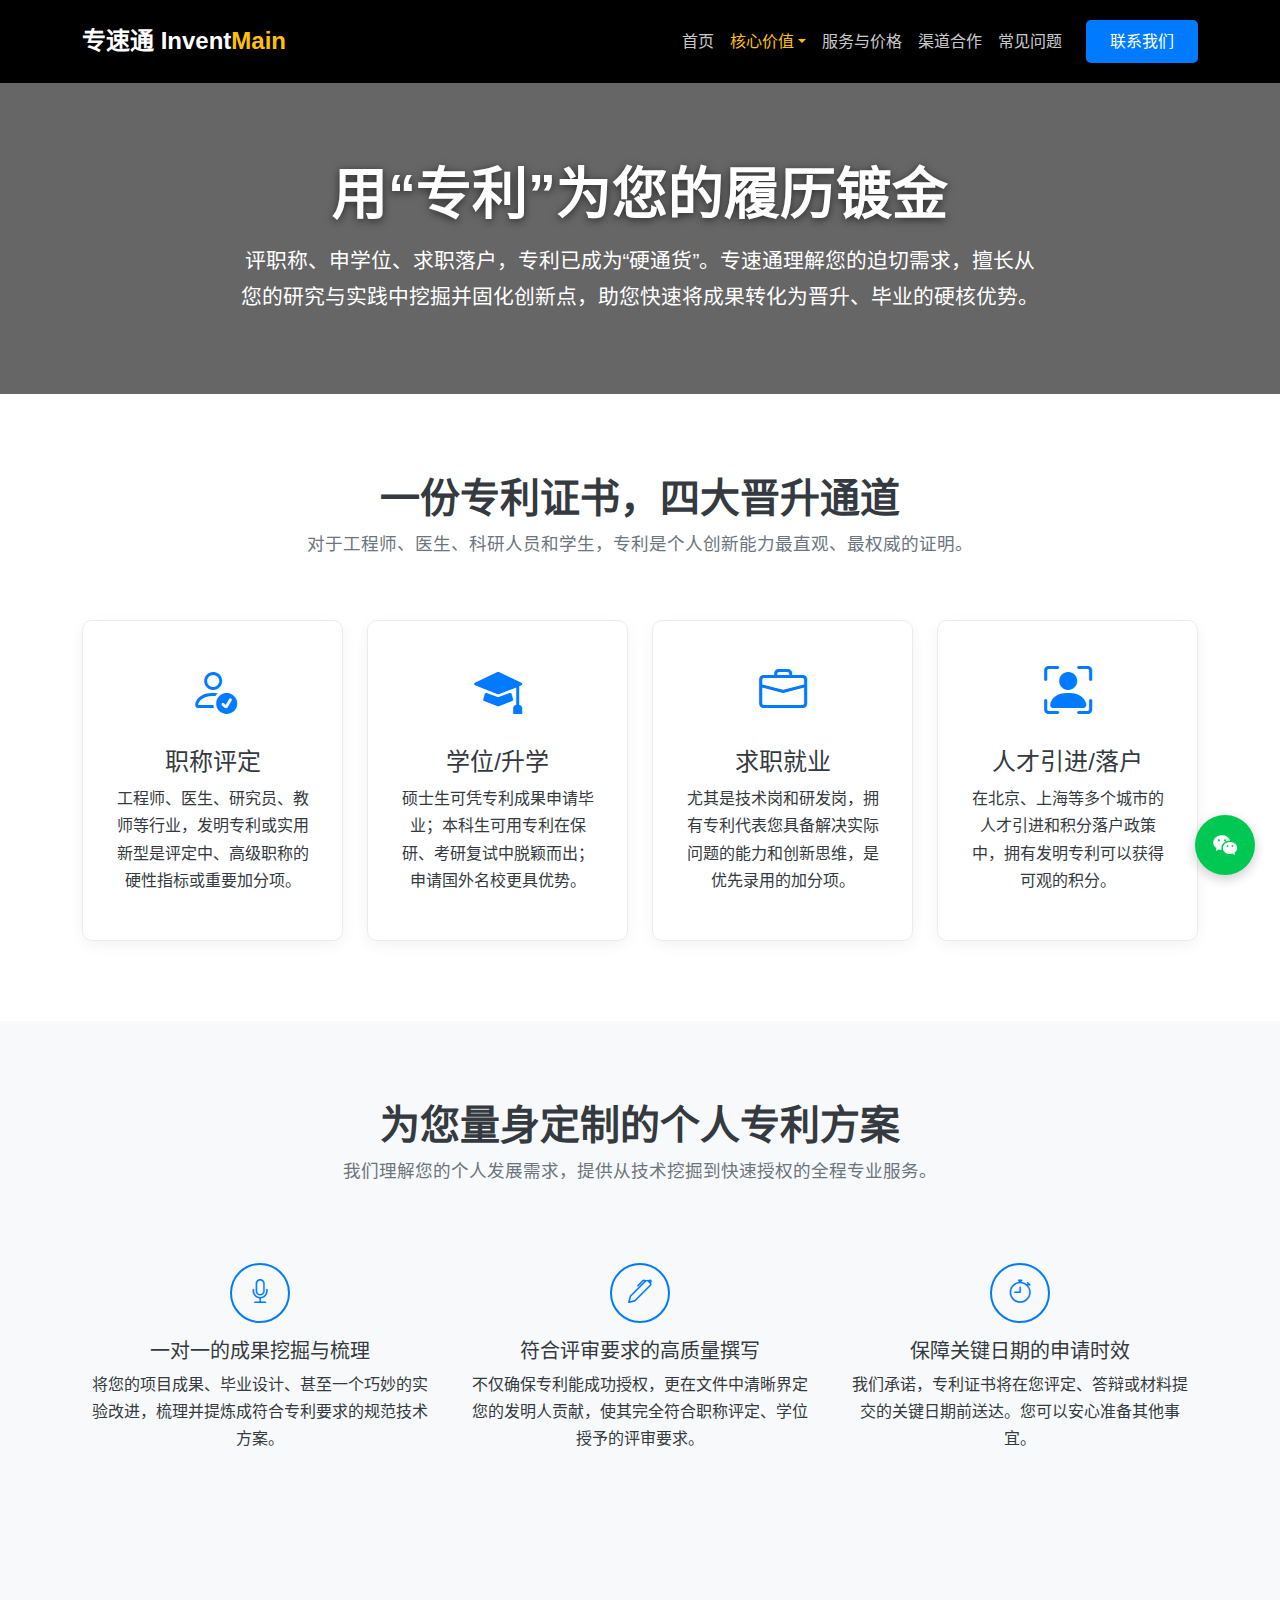
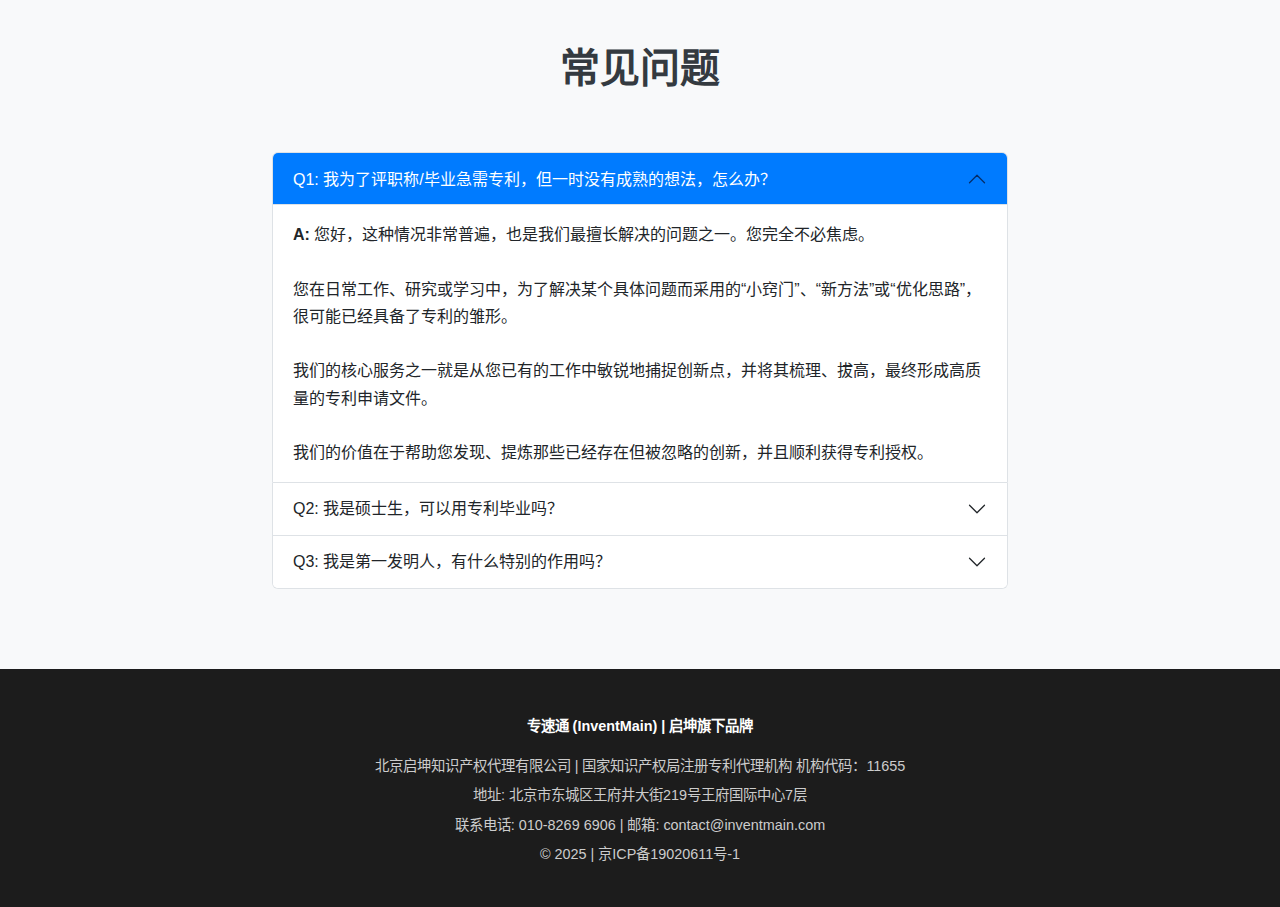
<file: academic-advancement.html>
<!DOCTYPE html>
<html lang="zh-CN">
<head>
    <meta charset="UTF-8">
    <meta name="viewport" content="width=device-width, initial-scale=1.0">
    <title>职称与学术晋升 - 专速通服务</title>
    <meta name="description" content="评职称、申学位、求职落户，专利已成为“硬通货”。专速通理解您的迫切需求，擅长从您的研究与实践中挖掘并固化创新点，助您快速将成果转化为硬核优势。">
    <meta name="keywords" content="职称评定, 硕士毕业, 专利加分, 人才引进, 积分落户, 专速通">
    <link href="https://cdn.jsdelivr.net/npm/bootstrap@5.3.3/dist/css/bootstrap.min.css" rel="stylesheet">
    <link rel="stylesheet" href="https://cdn.jsdelivr.net/npm/bootstrap-icons@1.11.3/font/bootstrap-icons.min.css">
    <style>
        :root { --primary-color: #007bff; --secondary-color: #ffc107; --dark-color: #212529; --light-color: #ffffff; --gray-color: #f8f9fa; --text-color: #343a40; }
        body { font-family: -apple-system, BlinkMacSystemFont, "Segoe UI", "Microsoft YaHei", Roboto, "Helvetica Neue", Arial, sans-serif; line-height: 1.7; color: var(--text-color); padding-top: 80px; }
        .navbar { background: #000; padding: 1rem 1.5rem; } .navbar-brand { color: var(--light-color) !important; font-size: 1.5rem; font-weight: bold; } .navbar-brand .logo-main { color: var(--secondary-color); } .navbar .nav-link { color: rgba(255,255,255,0.8); font-weight: 500; } .navbar .nav-link:hover, .navbar .nav-link.active { color: var(--secondary-color); } .nav-contact-btn { padding: 0.5rem 1.5rem !important; border-radius: 5px; background: var(--primary-color); color: var(--light-color) !important; font-weight: bold; margin-left: 1rem; } .nav-contact-btn:hover { background: #0056b3; }
        .page-header { background: linear-gradient(rgba(0, 0, 0, 0.6), rgba(0, 0, 0, 0.6)), url('https://images.unsplash.com/photo-1517048676732-d65bc937f952?w=1200&auto=format&fit=crop&q=60') center center; background-size: cover; color: var(--light-color); padding: 80px 0; text-align: center; }
        .page-header h1 { font-weight: 800; font-size: clamp(2.5rem, 5vw, 3.5rem); text-shadow: 0 2px 8px rgba(0,0,0,0.6); }
        .page-header .lead { font-size: clamp(1.1rem, 3vw, 1.3rem); max-width: 800px; margin: 1rem auto 0; }
        section { padding: 80px 0; }
        .section-title { text-align: center; margin-bottom: 60px; } .section-title h2 { font-size: 2.5rem; font-weight: 700; } .section-title p { font-size: 1.1rem; color: #6c757d; max-width: 700px; margin: 0 auto; }
        .benefit-card { background: var(--light-color); border: 1px solid #e9ecef; border-radius: 10px; padding: 30px; text-align: center; height: 100%; box-shadow: 0 4px 15px rgba(0,0,0,0.05); transition: transform 0.3s, box-shadow 0.3s; }
        .benefit-card:hover { transform: translateY(-10px); box-shadow: 0 8px 25px rgba(0,0,0,0.1); }
        .benefit-card .icon { font-size: 3rem; color: var(--primary-color); margin-bottom: 1rem; }
        .faq-section { background-color: var(--gray-color); } .accordion-button:not(.collapsed) { color: var(--light-color); background-color: var(--primary-color); }
        .floating-contact-btn { position: fixed; right: 25px; bottom: 25px; z-index: 1050; } .floating-contact-btn button { background: #00C853; border: none; border-radius: 50%; width: 60px; height: 60px; box-shadow: 0 4px 12px rgba(0,0,0,0.2); color: #fff; font-size: 24px; display: flex; align-items: center; justify-content: center; }
        footer { background-color: #1C1C1C; color: #ccc; padding: 40px 0; text-align: center; font-size: 0.9rem; } footer p, footer a { margin: 5px 0; color: #ccc; text-decoration: none; } footer a:hover { text-decoration: underline; } footer .footer-brand-tagline { font-weight: bold; color: #fff; margin-bottom: 15px; }
        .dropdown-menu { background-color: #000; } .dropdown-item { color: rgba(255,255,255,0.8); } .dropdown-item:hover { background-color: #343a40; color: var(--secondary-color); }
        @media (max-width: 991.98px) { .nav-contact-btn { margin-left: 0; margin-top: 1rem; text-align: center; display: block; } }
    </style>
</head>
<body>
    <header>
        <nav class="navbar navbar-expand-lg navbar-dark fixed-top">
            <div class="container">
                <a class="navbar-brand" href="index.html">专速通 Invent<span class="logo-main">Main</span></a>
                <button class="navbar-toggler" type="button" data-bs-toggle="collapse" data-bs-target="#navbarNav"><span class="navbar-toggler-icon"></span></button>
                <div class="collapse navbar-collapse" id="navbarNav">
                    <ul class="navbar-nav ms-auto align-items-center">
                        <li class="nav-item"><a class="nav-link" href="index.html">首页</a></li>
                        <li class="nav-item dropdown">
                            <a class="nav-link dropdown-toggle active" href="#" id="navbarDropdown" role="button" data-bs-toggle="dropdown" aria-expanded="false">核心价值</a>
                            <ul class="dropdown-menu" aria-labelledby="navbarDropdown">
                                <li><a class="dropdown-item" href="ip-capital.html">知识产权实缴</a></li>
                                <li><a class="dropdown-item" href="gov-subsidies.html">政府资质与补贴</a></li>
                                <li><a class="dropdown-item" href="academic-advancement.html">职称 & 学位申请</a></li>
                            </ul>
                        </li>
                        <li class="nav-item"><a class="nav-link" href="services.html">服务与价格</a></li>
                        <li class="nav-item"><a class="nav-link" href="partners.html">渠道合作</a></li>
                        <li class="nav-item"><a class="nav-link" href="faq.html">常见问题</a></li>
                        <li class="nav-item"><a class="nav-link nav-contact-btn" href="contact.html">联系我们</a></li>
                    </ul>
                </div>
            </div>
        </nav>
    </header>

<main>
    <section class="page-header">
        <div class="container">
            <h1>用“专利”为您的履历镀金</h1>
            <p class="lead">评职称、申学位、求职落户，专利已成为“硬通货”。专速通理解您的迫切需求，擅长从您的研究与实践中挖掘并固化创新点，助您快速将成果转化为晋升、毕业的硬核优势。</p>
        </div>
    </section>

    <section id="value-proposition">
        <div class="container">
            <div class="section-title">
                <h2>一份专利证书，四大晋升通道</h2>
                <p>对于工程师、医生、科研人员和学生，专利是个人创新能力最直观、最权威的证明。</p>
            </div>
            <div class="row g-4">
                <div class="col-lg-3 col-md-6 d-flex align-items-stretch"><div class="benefit-card"><div class="icon"><i class="bi bi-person-check"></i></div><h4>职称评定</h4><p>工程师、医生、研究员、教师等行业，发明专利或实用新型是评定中、高级职称的硬性指标或重要加分项。</p></div></div>
                <div class="col-lg-3 col-md-6 d-flex align-items-stretch"><div class="benefit-card"><div class="icon"><i class="bi bi-mortarboard-fill"></i></div><h4>学位/升学</h4><p>硕士生可凭专利成果申请毕业；本科生可用专利在保研、考研复试中脱颖而出；申请国外名校更具优势。</p></div></div>
                <div class="col-lg-3 col-md-6 d-flex align-items-stretch"><div class="benefit-card"><div class="icon"><i class="bi bi-briefcase"></i></div><h4>求职就业</h4><p>尤其是技术岗和研发岗，拥有专利代表您具备解决实际问题的能力和创新思维，是优先录用的加分项。</p></div></div>
                <div class="col-lg-3 col-md-6 d-flex align-items-stretch"><div class="benefit-card"><div class="icon"><i class="bi bi-person-bounding-box"></i></div><h4>人才引进/落户</h4><p>在北京、上海等多个城市的人才引进和积分落户政策中，拥有发明专利可以获得可观的积分。</p></div></div>
            </div>
        </div>
    </section>

    <section id="our-services" class="bg-light">
        <div class="container">
            <div class="section-title">
                <h2>为您量身定制的个人专利方案</h2>
                <p>我们理解您的个人发展需求，提供从技术挖掘到快速授权的全程专业服务。</p>
            </div>
            <div class="row">
                <div class="col-md-4 text-center p-3">
                    <div class="step-icon mb-3" style="font-size: 1.5rem; border-color: var(--primary-color); color: var(--primary-color); width: 60px; height: 60px; margin: auto; border: 2px solid; border-radius: 50%; display: flex; align-items: center; justify-content: center;"><i class="bi bi-mic"></i></div>
                    <h5>一对一的成果挖掘与梳理</h5><p>将您的项目成果、毕业设计、甚至一个巧妙的实验改进，梳理并提炼成符合专利要求的规范技术方案。</p>
                </div>
                <div class="col-md-4 text-center p-3">
                    <div class="step-icon mb-3" style="font-size: 1.5rem; border-color: var(--primary-color); color: var(--primary-color); width: 60px; height: 60px; margin: auto; border: 2px solid; border-radius: 50%; display: flex; align-items: center; justify-content: center;"><i class="bi bi-pen"></i></div>
                    <h5>符合评审要求的高质量撰写</h5><p>不仅确保专利能成功授权，更在文件中清晰界定您的发明人贡献，使其完全符合职称评定、学位授予的评审要求。</p>
                </div>
                <div class="col-md-4 text-center p-3">
                    <div class="step-icon mb-3" style="font-size: 1.5rem; border-color: var(--primary-color); color: var(--primary-color); width: 60px; height: 60px; margin: auto; border: 2px solid; border-radius: 50%; display: flex; align-items: center; justify-content: center;"><i class="bi bi-stopwatch"></i></div>
                    <h5>保障关键日期的申请时效</h5><p>我们承诺，专利证书将在您评定、答辩或材料提交的关键日期前送达。您可以安心准备其他事宜。</p>
                </div>
            </div>
        </div>
    </section>

    <section id="faq" class="faq-section">
        <div class="container">
            <div class="section-title"><h2>常见问题</h2></div>
            <div class="row justify-content-center"><div class="col-lg-8">
                <div class="accordion" id="faqAccordion">
                    <div class="accordion-item"><h2 class="accordion-header"><button class="accordion-button" type="button" data-bs-toggle="collapse" data-bs-target="#q1">Q1: 我为了评职称/毕业急需专利，但一时没有成熟的想法，怎么办？</button></h2><div id="q1" class="accordion-collapse collapse show" data-bs-parent="#faqAccordion"><div class="accordion-body">
                        <strong>A:</strong> 您好，这种情况非常普遍，也是我们最擅长解决的问题之一。您完全不必焦虑。<br><br>您在日常工作、研究或学习中，为了解决某个具体问题而采用的“小窍门”、“新方法”或“优化思路”，很可能已经具备了专利的雏形。<br><br>我们的核心服务之一就是从您已有的工作中敏锐地捕捉创新点，并将其梳理、拔高，最终形成高质量的专利申请文件。<br><br>我们的价值在于帮助您发现、提炼那些已经存在但被忽略的创新，并且顺利获得专利授权。
                    </div></div></div>
                    <div class="accordion-item"><h2 class="accordion-header"><button class="accordion-button collapsed" type="button" data-bs-toggle="collapse" data-as-target="#q2">Q2: 我是硕士生，可以用专利毕业吗？</button></h2><div id="q2" class="accordion-collapse collapse" data-bs-parent="#faqAccordion"><div class="accordion-body"><strong>A:</strong> <strong>可以</strong>。根据教育部最新指导精神，获得授权的发明专利或实用新型专利，可作为硕士研究生达成毕业要求的创新成果之一，替代部分发表论文的要求。具体政策请参照您所在院校的规定，我们可助您快速获得证书以满足要求。</div></div></div>
                    <div class="accordion-item"><h2 class="accordion-header"><button class="accordion-button collapsed" type="button" data-bs-toggle="collapse" data-bs-target="#q3">Q3: 我是第一发明人，有什么特别的作用吗？</button></h2><div id="q3" class="accordion-collapse collapse" data-bs-parent="#faqAccordion"><div class="accordion-body"><strong>A:</strong> 作用非常大。在任何评审体系（职称、学位、人才认定）中，第一发明人的权重都是最高的，是核心贡献者的标志。我们会在申请过程中，确保您的发明人地位得到清晰、合法的体现。</div></div></div>
                </div>
            </div></div>
        </div>
    </section>
</main>
    
<footer>
    <div class="container">
        <p class="footer-brand-tagline">专速通 (InventMain) | 启坤旗下品牌</p>
        <p>北京启坤知识产权代理有限公司 | 国家知识产权局注册专利代理机构 机构代码：11655</p>
        <p>地址: 北京市东城区王府井大街219号王府国际中心7层</p>
        <p>联系电话: <a href="tel:010-82696906">010-8269 6906</a> | 邮箱: <a href="mailto:contact@inventmain.com">contact@inventmain.com</a></p>
        <p class="mb-0">&copy; 2025 | <a href="https://beian.miit.gov.cn/" target="_blank" rel="noopener noreferrer">京ICP备19020611号-1</a></p>
    </div>
</footer>
<div class="floating-contact-btn"><button id="open-wechat-modal" aria-label="添加微信咨询" data-bs-toggle="modal" data-bs-target="#wechatModal"><i class="bi bi-wechat"></i></button></div>
<div class="modal fade" id="wechatModal" tabindex="-1" aria-labelledby="wechatModalLabel" aria-hidden="true"><div class="modal-dialog modal-sm modal-dialog-centered"><div class="modal-content text-center p-3"><div class="modal-header border-0"><h5 class="modal-title w-100" id="wechatModalLabel">扫码添加专速通顾问</h5><button type="button" class="btn-close" data-bs-dismiss="modal" aria-label="Close"></button></div><div class="modal-body"><img src="images/微信二维码.jpg" alt="专速通顾问微信二维码" class="img-fluid"><p class="small mt-2 mb-0">或拨打 <a href="tel:010-82696906">010-8269 6906</a></p></div></div></div></div>
<script src="https://cdn.jsdelivr.net/npm/bootstrap@5.3.3/dist/js/bootstrap.bundle.min.js"></script>
</body>
</html>
</file>
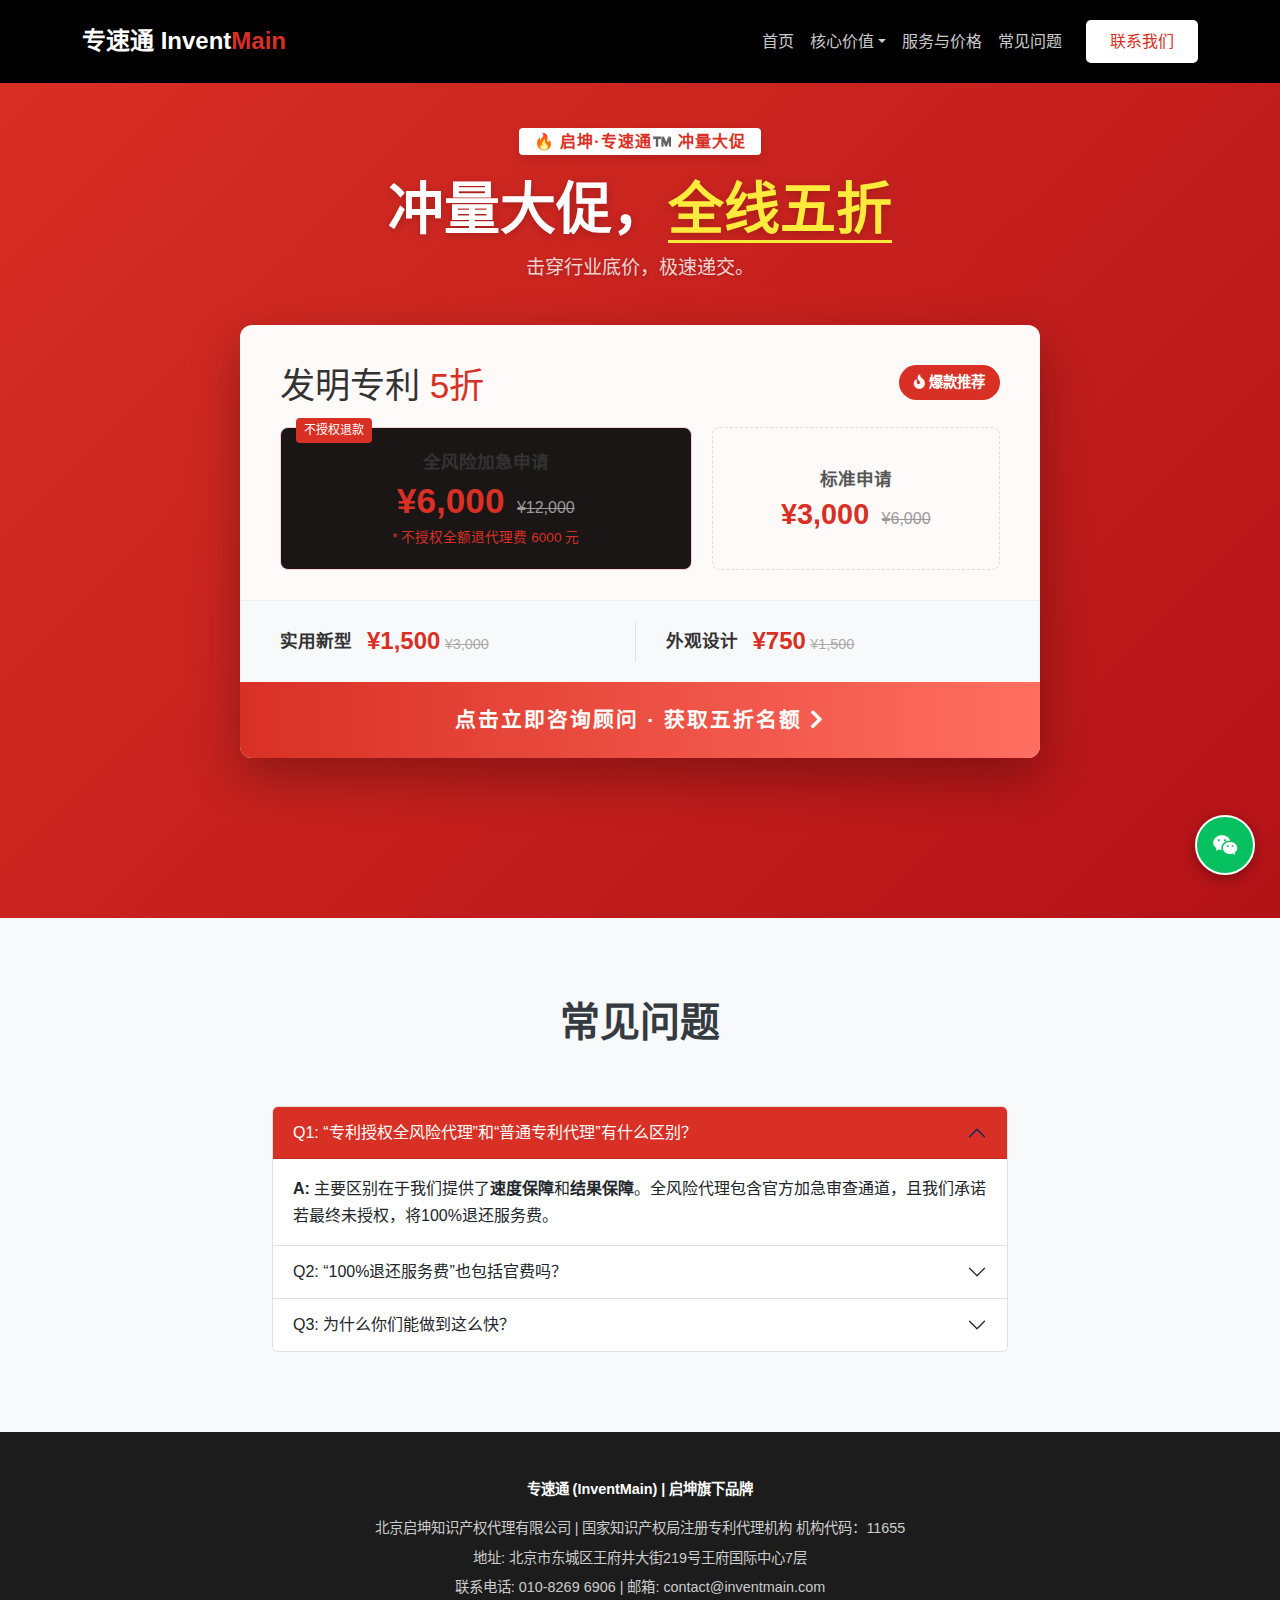
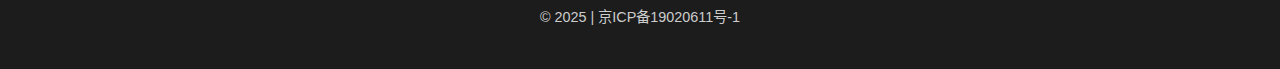
<file: activities.html>
<!DOCTYPE html>
<html lang="zh-CN">
<head>
    <meta charset="UTF-8">
    <meta name="viewport" content="width=device-width, initial-scale=1.0">
    <title>专速通 — 冲量大促 | 发明专利全线五折</title>
    <meta name="description" content="专速通(InventMain)年末冲量大促。发明专利五折起，不授权按合同退款。团队含前国知局审查员，专业可查。">
    <meta name="keywords" content="专利快速授权, 快速拿证, 风险可控, 专利申请, 不授权退款, 前审查员, 专速通, InventMain">

    <link href="https://cdn.jsdelivr.net/npm/bootstrap@5.3.3/dist/css/bootstrap.min.css" rel="stylesheet">
    <link rel="stylesheet" href="https://cdn.jsdelivr.net/npm/bootstrap-icons@1.11.3/font/bootstrap-icons.min.css">
    <link rel="stylesheet" href="https://cdnjs.cloudflare.com/ajax/libs/font-awesome/5.15.4/css/all.min.css">
    
    <style>
        :root { 
            /* --- 修改 1：调整全局主色调，从蓝色改为促销红，保持视觉统一 --- */
            --primary-color: #d93025;  /* 原为 #007bff */
            --secondary-color: #ffc107; 
            --dark-color: #212529; 
            --light-color: #ffffff; 
            --gray-color: #f8f9fa; 
            --text-color: #343a40; 
        }
        body { font-family: -apple-system, BlinkMacSystemFont, "Segoe UI", "Microsoft YaHei", Roboto, "Helvetica Neue", Arial, sans-serif; line-height: 1.7; color: var(--text-color); }
        
        /* 导航栏 */
        .navbar { background: #000; padding: 1rem 1.5rem; } 
        .navbar-brand { color: var(--light-color) !important; font-size: 1.5rem; font-weight: bold; }
        .navbar-brand .logo-main { color: var(--primary-color); } /* Logo 颜色也随主色调变红 */
        .navbar .nav-link { color: rgba(255,255,255,0.8); font-weight: 500; } 
        .navbar .nav-link:hover, .navbar .nav-link.active { color: var(--secondary-color); } 
        /* 导航联系按钮：改为白色背景+红字，避免红色背景上再放红按钮 */
        .nav-contact-btn { padding: 0.5rem 1.5rem !important; border-radius: 5px; background: var(--light-color); color: var(--primary-color) !important; font-weight: bold; margin-left: 1rem; } 
        .nav-contact-btn:hover { background: #eee; color: #b02117 !important; }

        /* --- 修改 2：Hero 区域改为纯色/渐变大红背景 --- */
        .hero { 
            position: relative; 
            display: flex; 
            align-items: center; 
            justify-content: center; 
            min-height: 70vh; 
            color: var(--light-color); 
            text-align: center;
            /* 使用渐变红，比纯色更有质感，模拟“红包”或“大促海报”的氛围 */
            background: linear-gradient(135deg, #d93025 0%, #b31217 100%);
            padding-top: 80px; /* 为固定的导航栏留出空间 */
        }
        
        .hero .container { position: relative; z-index: 2; padding-top: 3rem; padding-bottom: 5rem; }
        .hero h1 { font-size: clamp(2.5rem, 5vw, 3.5rem); font-weight: 800; margin-bottom: 1.5rem; text-shadow: 0 2px 8px rgba(0,0,0,0.2); }
        .subtitle { font-size: 1.2rem; opacity: 0.9; text-shadow: 0 1px 4px rgba(0,0,0,0.2); }

        /* 通用板块样式 */
        section { padding: 80px 0; }
        .section-title { text-align: center; margin-bottom: 60px; } .section-title h2 { font-size: 2.5rem; font-weight: 700; } .section-title p { font-size: 1.1rem; color: #6c757d; max-width: 700px; margin: 0 auto; }
        
        /* 常见问题 (FAQ) 颜色适配 */
        .faq-section { background-color: var(--gray-color); } 
        .accordion-button:not(.collapsed) { 
            color: var(--light-color); 
            background-color: var(--primary-color); /* 展开时变为红色 */
            box-shadow: inset 0 -1px 0 rgba(0,0,0,.125); 
        }
        .accordion-button:focus { border-color: var(--primary-color); box-shadow: 0 0 0 0.25rem rgba(217, 48, 37, 0.25); }

        /* 悬浮按钮 */
        .floating-contact-btn { position: fixed; right: 25px; bottom: 25px; z-index: 1050; }
        /* 微信绿保留，因为它是品牌色，但在红色页面上加个白边会更好看 */
        .floating-contact-btn button { background: #07C160; border: 2px solid #fff; border-radius: 50%; width: 60px; height: 60px; box-shadow: 0 4px 12px rgba(0,0,0,0.3); color: #fff; font-size: 24px; display: flex; align-items: center; justify-content: center; }
        
        footer { background-color: #1C1C1C; color: #ccc; padding: 40px 0; text-align: center; font-size: 0.9rem; } footer p, footer a { margin: 5px 0; color: #ccc; text-decoration: none; } footer a:hover { text-decoration: underline; } footer .footer-brand-tagline { font-weight: bold; color: #fff; margin-bottom: 15px; }
        @media (max-width: 991.98px) { .nav-contact-btn { margin-left: 0; margin-top: 1rem; text-align: center; display: block; } }
    </style>
</head>
<body>
    <header>
        <nav class="navbar navbar-expand-lg navbar-dark fixed-top">
            <div class="container">
                <a class="navbar-brand" href="index.html">专速通 Invent<span class="logo-main">Main</span></a>
                <button class="navbar-toggler" type="button" data-bs-toggle="collapse" data-bs-target="#navbarNav"><span class="navbar-toggler-icon"></span></button>
                <div class="collapse navbar-collapse" id="navbarNav">
                    <ul class="navbar-nav ms-auto align-items-center">
                        <li class="nav-item"><a class="nav-link" href="index.html">首页</a></li>
                        <li class="nav-item dropdown">
                            <a class="nav-link dropdown-toggle" href="#" id="navbarDropdown" role="button" data-bs-toggle="dropdown" aria-expanded="false">核心价值</a>
                            <ul class="dropdown-menu" aria-labelledby="navbarDropdown">
                                <li><a class="dropdown-item" href="ip-capital.html">知识产权实缴</a></li>
                                <li><a class="dropdown-item" href="gov-subsidies.html">政府资质与补贴</a></li>
                            </ul>
                        </li>
                        <li class="nav-item"><a class="nav-link" href="services.html">服务与价格</a></li>
                        <li class="nav-item"><a class="nav-link" href="faq.html">常见问题</a></li>
                        <li class="nav-item"><a class="nav-link nav-contact-btn" href="#" data-bs-toggle="modal" data-bs-target="#wechatModal">联系我们</a></li>
                    </ul>
                </div>
            </div>
        </nav>
    </header>

<main>
<section class="hero" role="banner">
    <div class="container">
        <div style="margin-bottom: 20px;">
             <span style="background: #fff; color: #d93025; padding: 5px 15px; border-radius: 4px; font-weight: bold; letter-spacing: 1px; box-shadow: 0 4px 10px rgba(0,0,0,0.1);">
                🔥 启坤·专速通™️ 冲量大促
            </span>
        </div>

        <h1 style="margin-bottom: 10px;">
            冲量大促，<span style="color: #ffeb3b; border-bottom: 3px solid #ffeb3b;">全线五折</span>
        </h1>
        <p class="subtitle" style="margin-bottom: 40px; color: rgba(255,255,255,0.9);">击穿行业底价，极速递交。</p>
        
        <a href="#" class="open-zst-modal-trigger" data-bs-toggle="modal" data-bs-target="#wechatModal" style="display: block; text-decoration: none; max-width: 800px; margin: 0 auto; background: rgba(255,255,255,0.98); border-radius: 12px; box-shadow: 0 20px 50px rgba(0,0,0,0.3); overflow: hidden; transition: transform 0.3s; cursor: pointer; color: #333;">
            
            <div style="padding: 40px 40px 30px 40px;">
                <div style="display: flex; justify-content: space-between; align-items: flex-start; margin-bottom: 20px;">
                    <div>
                        <h2 style="text-align: left; margin: 0; font-size: 2.2em; color: #333;">发明专利 <span style="color: #d93025;">5折</span></h2>
                    </div>
                    <div style="background: #d93025; color: #fff; padding: 5px 15px; border-radius: 50px; font-weight: bold; font-size: 0.9em;">
                        <i class="fas fa-fire"></i> 爆款推荐
                    </div>
                </div>

                <div style="display: flex; flex-wrap: wrap; gap: 20px;">
                    
                    <div style="flex: 1.5; background: #1a1616; border: 1px solid #ffcdd2; border-radius: 8px; padding: 20px; position: relative;">
                        <div style="position: absolute; top: -10px; left: 15px; background: #d93025; color: #fff; font-size: 0.75em; padding: 2px 8px; border-radius: 4px;">不授权退款</div>
                        <div style="font-weight: bold; color: #333; font-size: 1.1em; margin-bottom: 5px;">全风险加急申请</div>
                        <div>
                            <span style="color: #d93025; font-size: 2.2em; font-weight: bold; line-height: 1;">¥6,000</span>
                            <span style="text-decoration: line-through; color: #999; margin-left: 8px;">¥12,000</span>
                        </div>
                        <div style="font-size: 0.85em; color: #d93025; margin-top: 5px;">* 不授权全额退代理费 6000 元</div>
                    </div>

                    <div style="flex: 1; border: 1px dashed #ddd; border-radius: 8px; padding: 20px; display: flex; flex-direction: column; justify-content: center;">
                        <div style="font-weight: bold; color: #555; font-size: 1.1em; margin-bottom: 5px;">标准申请</div>
                        <div>
                            <span style="color: #d93025; font-size: 1.8em; font-weight: bold; line-height: 1;">¥3,000</span>
                            <span style="text-decoration: line-through; color: #999; margin-left: 8px;">¥6,000</span>
                        </div>
                    </div>
                </div>
            </div>

            <div style="background: #f8f9fa; padding: 20px 40px; border-top: 1px solid #eee; display: flex; flex-wrap: wrap; justify-content: space-between; align-items: center;">
                
                <div style="flex: 1; display: flex; align-items: center; border-right: 1px solid #e0e0e0; padding-right: 20px;">
                    <div style="margin-right: 15px;">
                        <div style="font-weight: bold; font-size: 1.1em; color: #333;">实用新型</div>
                    </div>
                    <div>
                        <span style="color: var(--primary-color); font-size: 1.5em; font-weight: bold;">¥1,500</span>
                        <span style="text-decoration: line-through; color: #aaa; font-size: 0.9em;">¥3,000</span>
                    </div>
                </div>

                <div style="flex: 1; display: flex; align-items: center; padding-left: 30px;">
                    <div style="margin-right: 15px;">
                        <div style="font-weight: bold; font-size: 1.1em; color: #333;">外观设计</div>
                    </div>
                    <div>
                        <span style="color: var(--primary-color); font-size: 1.5em; font-weight: bold;">¥750</span>
                        <span style="text-decoration: line-through; color: #aaa; font-size: 0.9em;">¥1,500</span>
                    </div>
                </div>
            </div>
            
            <div style="background: linear-gradient(90deg, #d93025, #ff6f61); color: #fff; font-size: 1.3em; font-weight: bold; text-align: center; padding: 20px; letter-spacing: 2px; cursor: pointer;">
                点击立即咨询顾问 · 获取五折名额 <i class="fas fa-chevron-right"></i>
            </div>
        </a>
    </div>
</section>

<section id="faq" class="faq-section">
    <div class="container">
        <div class="section-title"><h2>常见问题</h2></div>
        <div class="row justify-content-center"><div class="col-lg-8">
            <div class="accordion" id="faqAccordion">
                <div class="accordion-item"><h2 class="accordion-header"><button class="accordion-button" type="button" data-bs-toggle="collapse" data-bs-target="#q1">Q1: “专利授权全风险代理”和“普通专利代理”有什么区别？</button></h2><div id="q1" class="accordion-collapse collapse show" data-bs-parent="#faqAccordion"><div class="accordion-body"><strong>A:</strong> 主要区别在于我们提供了<strong>速度保障</strong>和<strong>结果保障</strong>。全风险代理包含官方加急审查通道，且我们承诺若最终未授权，将100%退还服务费。</div></div></div>
                <div class="accordion-item"><h2 class="accordion-header"><button class="accordion-button collapsed" type="button" data-bs-toggle="collapse" data-bs-target="#q2">Q2: “100%退还服务费”也包括官费吗？</button></h2><div id="q2" class="accordion-collapse collapse" data-bs-parent="#faqAccordion"><div class="accordion-body"><strong>A:</strong> 不包括。官费由国家知识产权局收取，无论是否授权均不退还。但如果您选择“免费再申请一件”的保障方案，第二次申请的官费（减免后）将由我们承担。</div></div></div>
                <div class="accordion-item"><h2 class="accordion-header"><button class="accordion-button collapsed" type="button" data-bs-toggle="collapse" data-bs-target="#q3">Q3: 为什么你们能做到这么快？</button></h2><div id="q3" class="accordion-collapse collapse" data-bs-parent="#faqAccordion"><div class="accordion-body"><strong>A:</strong> 我们通过两个核心途径实现：一是利用国家知识产权局的<strong>预审或优先审查</strong>等官方加急通道；二是我们由前审查员组成的团队能精准把握审查要点，高质量撰写可减少补正和驳回的几率，从而缩短审查周期。</div></div></div>
            </div>
        </div></div>
    </div>
</section>
</main>
    
<footer>
    <div class="container">
        <p class="footer-brand-tagline">专速通 (InventMain) | 启坤旗下品牌</p>
        <p>北京启坤知识产权代理有限公司 | 国家知识产权局注册专利代理机构 机构代码：11655</p>
        <p>地址: 北京市东城区王府井大街219号王府国际中心7层</p>
        <p>联系电话: <a href="tel:010-82696906">010-8269 6906</a> | 邮箱: <a href="mailto:contact@inventmain.com">contact@inventmain.com</a></p>
        <p class="mb-0">&copy; 2025 | <a href="https://beian.miit.gov.cn/" target="_blank" rel="noopener noreferrer">京ICP备19020611号-1</a></p>
    </div>
</footer>

<div class="floating-contact-btn">
    <button id="open-wechat-modal" aria-label="添加微信咨询" data-bs-toggle="modal" data-bs-target="#wechatModal">
        <i class="bi bi-wechat"></i>
    </button>
</div>

<div class="modal fade" id="wechatModal" tabindex="-1" aria-labelledby="wechatModalLabel" aria-hidden="true">
  <div class="modal-dialog modal-sm modal-dialog-centered">
    <div class="modal-content text-center p-3">
      <div class="modal-header border-0"><h5 class="modal-title w-100" id="wechatModalLabel">扫码添加专速通顾问</h5><button type="button" class="btn-close" data-bs-dismiss="modal" aria-label="Close"></button></div>
      <div class="modal-body"><img src="images/微信二维码.jpg" alt="专速通顾问微信二维码" class="img-fluid"><p class="small mt-2 mb-0">或拨打 <a href="tel:010-82696906">010-8269 6906</a></p></div>
    </div>
  </div>
</div>

<script src="https://cdn.jsdelivr.net/npm/bootstrap@5.3.3/dist/js/bootstrap.bundle.min.js"></script>
</body>
</html>
</file>
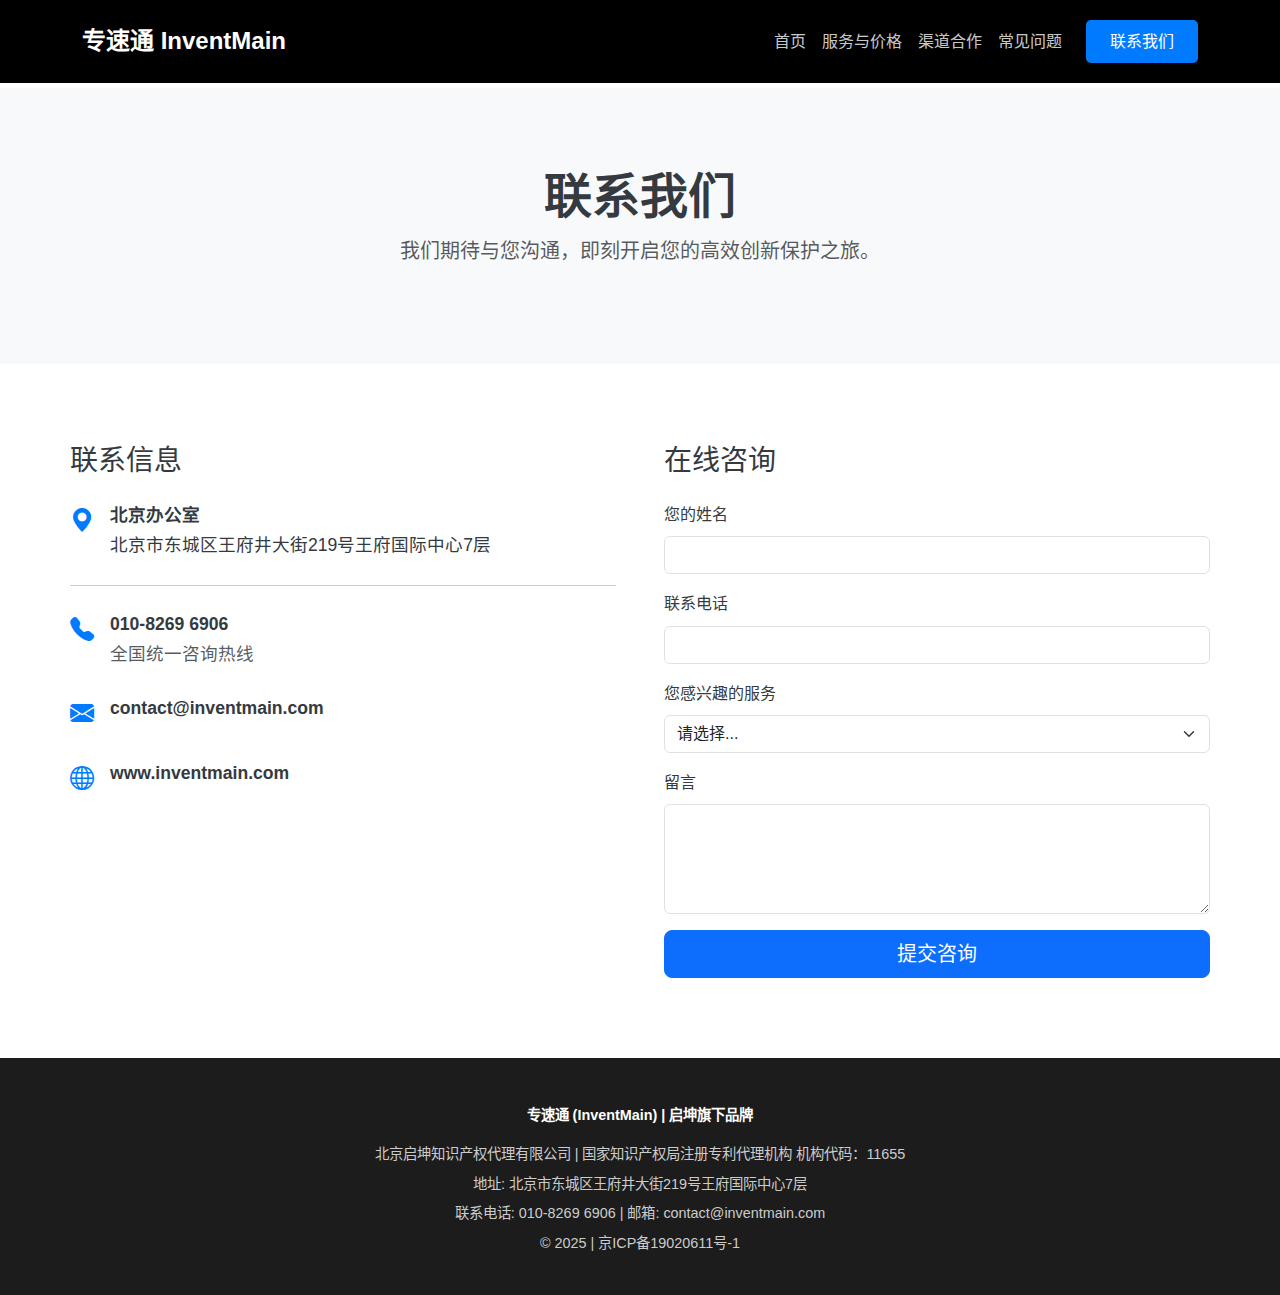
<file: contact.html>
<!DOCTYPE html>
<html lang="zh-CN">
<head>
    <meta charset="UTF-8">
    <meta name="viewport" content="width=device-width, initial-scale=1.0">
    <title>联系我们 - 专速通 (InventMain)</title>
    <meta name="description" content="联系专速通(InventMain)获取免费的知识产权快速授权咨询。您可以通过电话、邮件或在线表单与我们联系。">
    <meta name="keywords" content="联系我们, 联系专速通, 专利咨询, InventMain联系方式">
    <link href="https://cdn.jsdelivr.net/npm/bootstrap@5.3.3/dist/css/bootstrap.min.css" rel="stylesheet">
    <link rel="stylesheet" href="https://cdn.jsdelivr.net/npm/bootstrap-icons@1.11.3/font/bootstrap-icons.min.css">
    <style>
        :root { --primary-color: #007bff; --secondary-color: #ffc107; --dark-color: #212529; --light-color: #ffffff; --gray-color: #f8f9fa; --text-color: #343a40; }
        body { font-family: -apple-system, BlinkMacSystemFont, "Segoe UI", "Microsoft YaHei", Roboto, "Helvetica Neue", Arial, sans-serif; line-height: 1.7; color: var(--text-color); padding-top: 88px; }
        .navbar { background: #000; padding: 1rem 1.5rem; } .navbar-brand { color: var(--light-color) !important; font-size: 1.5rem; font-weight: bold; } .navbar .nav-link { color: rgba(255,255,255,0.8); font-weight: 500; } .navbar .nav-link:hover, .navbar .nav-link.active { color: var(--secondary-color); } .nav-contact-btn { padding: 0.5rem 1.5rem !important; border-radius: 5px; background: var(--primary-color); color: var(--light-color) !important; font-weight: bold; margin-left: 1rem; } .nav-contact-btn:hover { background: #0056b3; }
        .page-header { padding: 80px 0; background-color: var(--gray-color); text-align: center; } .page-header h1 { font-weight: 700; }
        .contact-section { padding: 80px 0; }
        .contact-info-item { display: flex; align-items: flex-start; margin-bottom: 1.5rem; font-size: 1.1rem; }
        .contact-info-item .icon { font-size: 1.5rem; color: var(--primary-color); min-width: 40px; }
        .contact-info-item a { text-decoration: none; color: var(--text-color); } .contact-info-item a:hover { color: var(--primary-color); }
        footer { background-color: #1C1C1C; color: #ccc; padding: 40px 0; text-align: center; font-size: 0.9rem; } footer p, footer a { margin: 5px 0; color: #ccc; text-decoration: none; } footer a:hover { text-decoration: underline; } footer .footer-brand-tagline { font-weight: bold; color: #fff; margin-bottom: 15px; }
        @media (max-width: 991.98px) { .nav-contact-btn { margin-left: 0; margin-top: 1rem; text-align: center; display: block; } }
    </style>
    <script type="application/ld+json">
    { "@context": "https://schema.org", "@type": "ContactPage", "mainEntity": { "@type": "LocalBusiness", "name": "专速通 (InventMain)", "telephone": "+86-010-8269-6906", "email": "contact@inventmain.com", "address": { "@type": "PostalAddress", "streetAddress": "王府井大街219号王府国际中心7层", "addressLocality": "北京市", "postalCode": "100006", "addressCountry": "CN" } } }
    </script>
</head>
<body>
    <header>
        <nav class="navbar navbar-expand-lg navbar-dark fixed-top">
            <div class="container">
                <a class="navbar-brand" href="index.html">专速通 InventMain</a>
                <button class="navbar-toggler" type="button" data-bs-toggle="collapse" data-bs-target="#navbarNav"><span class="navbar-toggler-icon"></span></button>
                <div class="collapse navbar-collapse" id="navbarNav">
                    <ul class="navbar-nav ms-auto align-items-center">
                        <li class="nav-item"><a class="nav-link" href="index.html">首页</a></li>
                        <li class="nav-item"><a class="nav-link" href="services.html">服务与价格</a></li>
                        <li class="nav-item"><a class="nav-link" href="partners.html">渠道合作</a></li>
                        <li class="nav-item"><a class="nav-link" href="faq.html">常见问题</a></li>
                        <li class="nav-item"><a class="nav-link nav-contact-btn active" href="contact.html">联系我们</a></li>
                    </ul>
                </div>
            </div>
        </nav>
    </header>
    <main>
        <section class="page-header">
            <div class="container">
                <h1 class="display-5">联系我们</h1>
                <p class="lead text-muted">我们期待与您沟通，即刻开启您的高效创新保护之旅。</p>
            </div>
        </section>
        <section class="contact-section container">
            <div class="row g-5">
                <div class="col-lg-6">
                    <h3 class="mb-4">联系信息</h3>
                    <div class="contact-info">
                        <div class="contact-info-item"><i class="bi bi-geo-alt-fill icon"></i><div><strong>北京办公室</strong><br>北京市东城区王府井大街219号王府国际中心7层</div></div>
                        <hr class="my-4">
                        <div class="contact-info-item"><i class="bi bi-telephone-fill icon"></i><div><a href="tel:010-82696906"><strong>010-8269 6906</strong><br><span class="text-muted">全国统一咨询热线</span></a></div></div>
                        <div class="contact-info-item"><i class="bi bi-envelope-fill icon"></i><div><a href="mailto:contact@inventmain.com"><strong>contact@inventmain.com</strong></a></div></div>
                        <div class="contact-info-item"><i class="bi bi-globe icon"></i><div><a href="https://www.inventmain.com"><strong>www.inventmain.com</strong></a></div></div>
                    </div>
                </div>
                <div class="col-lg-6">
                    <h3 class="mb-4">在线咨询</h3>
                    <form>
                        <div class="mb-3"><label for="name" class="form-label">您的姓名</label><input type="text" class="form-control" id="name" required></div>
                        <div class="mb-3"><label for="phone" class="form-label">联系电话</label><input type="tel" class="form-control" id="phone" required></div>
                        <div class="mb-3">
                            <label for="interest" class="form-label">您感兴趣的服务</label>
                            <select class="form-select" id="interest">
                                <option selected>请选择...</option><option>专利快速授权</option><option>商标注册</option><option>软件著作权</option><option>渠道合作</option><option>其他</option>
                            </select>
                        </div>
                        <div class="mb-3"><label for="message" class="form-label">留言</label><textarea class="form-control" id="message" rows="4"></textarea></div>
                        <button type="submit" class="btn btn-primary w-100 btn-lg">提交咨询</button>
                    </form>
                </div>
            </div>
        </section>
    </main>
    <footer>
        <div class="container">
            <p class="footer-brand-tagline">专速通 (InventMain) | 启坤旗下品牌</p>
            <p>北京启坤知识产权代理有限公司 | 国家知识产权局注册专利代理机构 机构代码：11655</p>
            <p>地址: 北京市东城区王府井大街219号王府国际中心7层</p>
            <p>联系电话: <a href="tel:010-82696906">010-8269 6906</a> | 邮箱: <a href="mailto:contact@inventmain.com">contact@inventmain.com</a></p>
            <p class="mb-0">&copy; 2025 | <a href="https://beian.miit.gov.cn/" target="_blank">京ICP备19020611号-1</a></p>
        </div>
    </footer>
    <script src="https://cdn.jsdelivr.net/npm/bootstrap@5.3.3/dist/js/bootstrap.bundle.min.js"></script>
</body>
</html>
</file>
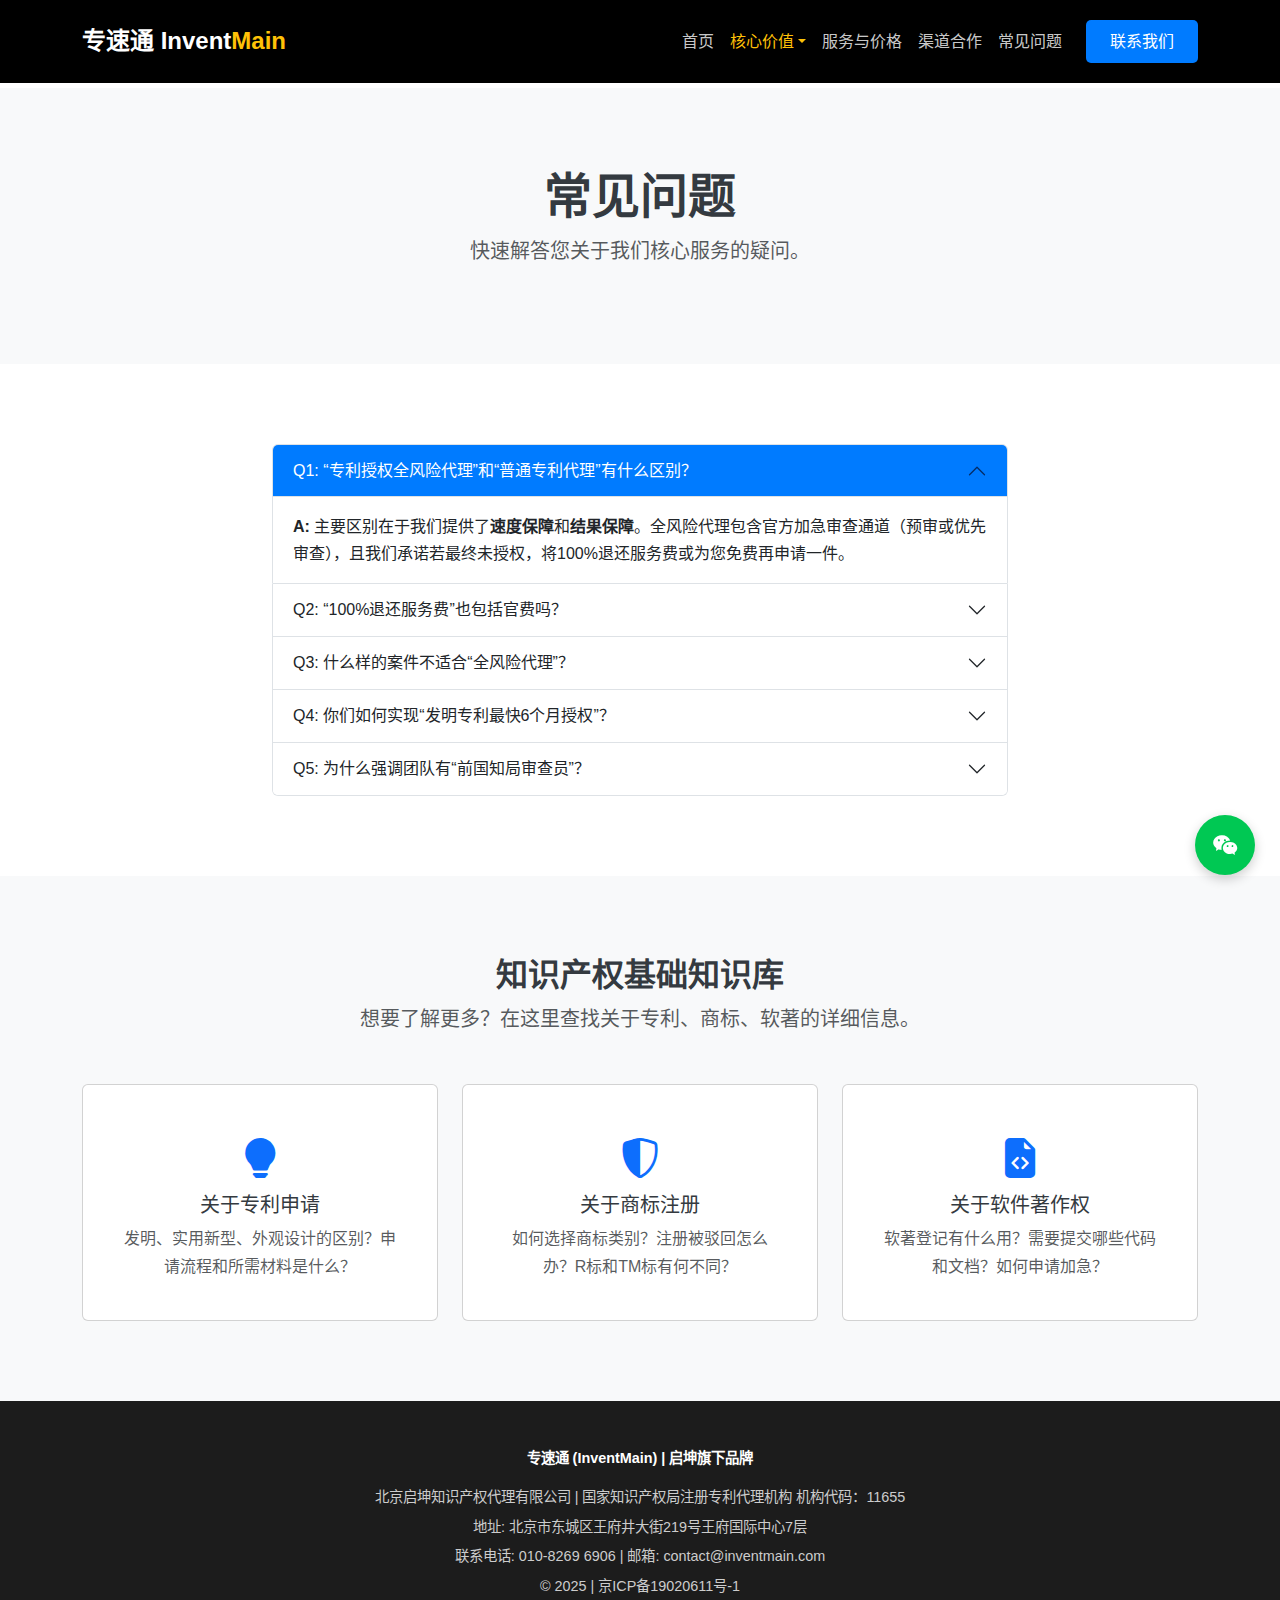
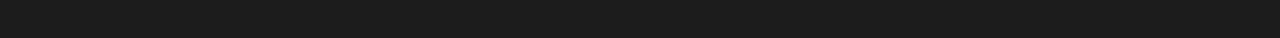
<file: faq.html>
<!DOCTYPE html>
<html lang="zh-CN">
<head>
    <meta charset="UTF-8">
    <meta name="viewport" content="width=device-width, initial-scale=1.0">
    <title>常见问题与知识库 - 专速通 (InventMain)</title>
    <meta name="description" content="解答专速通(InventMain)的核心服务问题，并提供专利、商标、软著等知识产权基础知识库，帮助您全面了解创新保护。">
    <meta name="keywords" content="常见问题, FAQ, 知识库, 专利申请, 商标注册, InventMain, 专速通">
    <link href="https://cdn.jsdelivr.net/npm/bootstrap@5.3.3/dist/css/bootstrap.min.css" rel="stylesheet">
    <link rel="stylesheet" href="https://cdn.jsdelivr.net/npm/bootstrap-icons@1.11.3/font/bootstrap-icons.min.css">
    <style>
        :root { --primary-color: #007bff; --secondary-color: #ffc107; --dark-color: #212529; --light-color: #ffffff; --gray-color: #f8f9fa; --text-color: #343a40; }
        body { font-family: -apple-system, BlinkMacSystemFont, "Segoe UI", "Microsoft YaHei", Roboto, "Helvetica Neue", Arial, sans-serif; line-height: 1.7; color: var(--text-color); }
        .navbar { background: #000; padding: 1rem 1.5rem; }
        .navbar-brand { color: var(--light-color) !important; font-size: 1.5rem; font-weight: bold; }
        .navbar-brand .logo-main { color: var(--secondary-color); }
        .navbar .nav-link { color: rgba(255,255,255,0.8); font-weight: 500; }
        .navbar .nav-link:hover, .navbar .nav-link.active { color: var(--secondary-color); }
        .nav-contact-btn { padding: 0.5rem 1.5rem !important; border-radius: 5px; background: var(--primary-color); color: var(--light-color) !important; font-weight: bold; margin-left: 1rem; }
        .nav-contact-btn:hover { background: #0056b3; }
        .page-header { padding: 80px 0; background-color: var(--gray-color); text-align: center; margin-top: 88px; } .page-header h1 { font-weight: 700; }
        section { padding: 80px 0; }
        .accordion-button:not(.collapsed) { color: var(--light-color); background-color: var(--primary-color); }
        .knowledge-base-card { text-decoration: none; color: var(--text-color); display: block; transition: all 0.3s ease; }
        .knowledge-base-card:hover { transform: translateY(-5px); box-shadow: 0 8px 30px rgba(0,0,0,0.1); }
        footer { background-color: #1C1C1C; color: #ccc; padding: 40px 0; text-align: center; font-size: 0.9rem; } footer p, footer a { margin: 5px 0; color: #ccc; text-decoration: none; } footer a:hover { text-decoration: underline; } footer .footer-brand-tagline { font-weight: bold; color: #fff; margin-bottom: 15px; }
        .floating-contact-btn { position: fixed; right: 25px; bottom: 25px; z-index: 1050; }
        .floating-contact-btn button { background: #00C853; border: none; border-radius: 50%; width: 60px; height: 60px; box-shadow: 0 4px 12px rgba(0,0,0,0.2); color: #fff; font-size: 24px; display: flex; align-items: center; justify-content: center; }
        
        /* Responsive/Multi-device Adaptation */
        @media (max-width: 991.98px) { 
            .nav-contact-btn { margin-left: 0; margin-top: 1rem; text-align: center; display: block; } 
            .page-header { margin-top: 72px; } 
        }
    </style>
    <script type="application/ld+json">
    { 
        "@context": "https://schema.org", 
        "@type": "FAQPage", 
        "mainEntity": [
            { "@type": "Question", "name": "“专利授权全风险代理”和“普通专利代理”有什么区别？", "acceptedAnswer": { "@type": "Answer", "text": "主要区别在于我们提供了速度保障和结果保障。全风险代理包含官方加急审查通道（预审或优先审查），且我们承诺若最终未授权，将100%退还服务费或为您免费再申请一件。" } },
            { "@type": "Question", "name": "“100%退还服务费”也包括官费吗？", "acceptedAnswer": { "@type": "Answer", "text": "不包括。官费由国家知识产权局收取，无论是否授权均不退还。但如果您选择“免费再申请一件”，第二次申请的官费（减免后）将由我们专速通承担。" } },
            { "@type": "Question", "name": "什么样的案件不适合“全风险代理”？", "acceptedAnswer": { "@type": "Answer", "text": "曾被认定为“非正常申请”的申请人或案件，我们暂不提供此服务，以确保服务质量和公平性。我们必须确保递交的每一份申请都是基于真实、合规的创新。" } },
            { "@type": "Question", "name": "你们如何实现“发明专利最快6个月授权”？", "acceptedAnswer": { "@type": "Answer", "text": "我们通过两个核心途径实现：一是利用国家知识产权局的预审或优先审查等官方加急通道；二是我们由前审查员组成的团队能精准把握审查要点，高质量撰写可减少补正和驳回的几率，从而缩短审查周期。" } },
            { "@type": "Question", "name": "为什么强调团队有“前国知局审查员”？", "acceptedAnswer": { "@type": "Answer", "text": "因为他们最了解审查员的思维方式、关注点和最新的审查标准。这使得我们撰写的专利申请文件能更“稳、准、狠”地打动审查员，极大提高一次性通过率，避免反复沟通，自然就加快了速度。" } }
        ] 
    }
    </script>
</head>
<body>
    <header>
        <nav class="navbar navbar-expand-lg navbar-dark fixed-top">
            <div class="container">
                <a class="navbar-brand" href="index.html">专速通 Invent<span class="logo-main">Main</span></a>
                <button class="navbar-toggler" type="button" data-bs-toggle="collapse" data-bs-target="#navbarNav"><span class="navbar-toggler-icon"></span></button>
                <div class="collapse navbar-collapse" id="navbarNav">
                    <ul class="navbar-nav ms-auto align-items-center">
                        <li class="nav-item"><a class="nav-link" href="index.html">首页</a></li>
                        <li class="nav-item dropdown">
                            <a class="nav-link dropdown-toggle active" href="#" id="navbarDropdown" role="button" data-bs-toggle="dropdown" aria-expanded="false">核心价值</a>
                            <ul class="dropdown-menu" aria-labelledby="navbarDropdown">
                                <li><a class="dropdown-item" href="ip-capital.html">知识产权实缴</a></li>
                                <li><a class="dropdown-item" href="gov-subsidies.html">政府资质与补贴</a></li>
                                <li><a class="dropdown-item" href="academic-advancement.html">职称 & 学位申请</a></li>
                            </ul>
                        </li>
                        <li class="nav-item"><a class="nav-link" href="services.html">服务与价格</a></li>
                        <li class="nav-item"><a class="nav-link" href="partners.html">渠道合作</a></li>
                        <li class="nav-item"><a class="nav-link" href="faq.html">常见问题</a></li>
                        <li class="nav-item"><a class="nav-link nav-contact-btn" href="contact.html">联系我们</a></li>
                    </ul>
                </div>
            </div>
        </nav>
    </header>

    <main>
        <section class="page-header">
            <div class="container">
                <h1 class="display-5">常见问题</h1>
                <p class="lead text-muted">快速解答您关于我们核心服务的疑问。</p>
            </div>
        </section>

        <section class="container">
            <div class="row justify-content-center">
                <div class="col-lg-8">
                    <div class="accordion" id="faqAccordion">
                        <div class="accordion-item"><h2 class="accordion-header"><button class="accordion-button" type="button" data-bs-toggle="collapse" data-bs-target="#q1">Q1: “专利授权全风险代理”和“普通专利代理”有什么区别？</button></h2><div id="q1" class="accordion-collapse collapse show" data-bs-parent="#faqAccordion"><div class="accordion-body"><strong>A:</strong> 主要区别在于我们提供了<strong>速度保障</strong>和<strong>结果保障</strong>。全风险代理包含官方加急审查通道（预审或优先审查），且我们承诺若最终未授权，将100%退还服务费或为您免费再申请一件。</div></div></div>
                        <div class="accordion-item"><h2 class="accordion-header"><button class="accordion-button collapsed" type="button" data-bs-toggle="collapse" data-bs-target="#q2">Q2: “100%退还服务费”也包括官费吗？</button></h2><div id="q2" class="accordion-collapse collapse" data-bs-parent="#faqAccordion"><div class="accordion-body"><strong>A:</strong> 不包括。官费由国家知识产权局收取，无论是否授权均不退还。但如果您选择“免费再申请一件”，第二次申请的官费（减免后）将由我们专速通承担。</div></div></div>
                        <div class="accordion-item"><h2 class="accordion-header"><button class="accordion-button collapsed" type="button" data-bs-toggle="collapse" data-bs-target="#q3">Q3: 什么样的案件不适合“全风险代理”？</button></h2><div id="q3" class="accordion-collapse collapse" data-bs-parent="#faqAccordion"><div class="accordion-body"><strong>A:</strong> 曾被认定为“非正常申请”的申请人或案件，我们暂不提供此服务，以确保服务质量和公平性。我们必须确保递交的每一份申请都是基于真实、合规的创新。</div></div></div>
                        <div class="accordion-item"><h2 class="accordion-header"><button class="accordion-button collapsed" type="button" data-bs-toggle="collapse" data-bs-target="#q4">Q4: 你们如何实现“发明专利最快6个月授权”？</button></h2><div id="q4" class="accordion-collapse collapse" data-bs-parent="#faqAccordion"><div class="accordion-body"><strong>A:</strong> 我们通过两个核心途径实现：一是利用国家知识产权局的<strong>预审或优先审查</strong>等官方加急通道；二是我们由前审查员组成的团队能精准把握审查要点，高质量撰写可减少补正和驳回的几率，从而缩短审查周期。</div></div></div>
                        <div class="accordion-item"><h2 class="accordion-header"><button class="accordion-button collapsed" type="button" data-bs-toggle="collapse" data-bs-target="#q5">Q5: 为什么强调团队有“前国知局审查员”？</button></h2><div id="q5" class="accordion-collapse collapse" data-bs-parent="#faqAccordion"><div class="accordion-body"><strong>A:</strong> 因为他们最了解审查员的思维方式、关注点和最新的审查标准。这使得我们撰写的专利申请文件能更“稳、准、狠”地打动审查员，极大提高一次性通过率，避免反复沟通，自然就加快了速度。</div></div></div>
                    </div>
                </div>
            </div>
        </section>

        <section class="bg-light">
            <div class="container">
                <div class="text-center mb-5">
                    <h2 class="fw-bold">知识产权基础知识库</h2>
                    <p class="lead text-muted">想要了解更多？在这里查找关于专利、商标、软著的详细信息。</p>
                </div>
                <div class="row g-4">
                    <div class="col-md-6 col-lg-4">
                        <a href="常见问题（专利）.html" class="card h-100 p-4 text-center knowledge-base-card">
                            <div class="card-body">
                                <i class="bi bi-lightbulb-fill fs-1 text-primary mb-3"></i>
                                <h5 class="card-title">关于专利申请</h5>
                                <p class="card-text text-muted">发明、实用新型、外观设计的区别？申请流程和所需材料是什么？</p>
                            </div>
                        </a>
                    </div>
                    <div class="col-md-6 col-lg-4">
                        <a href="常见问题（商标）.html" class="card h-100 p-4 text-center knowledge-base-card">
                            <div class="card-body">
                                <i class="bi bi-shield-shaded fs-1 text-primary mb-3"></i>
                                <h5 class="card-title">关于商标注册</h5>
                                <p class="card-text text-muted">如何选择商标类别？注册被驳回怎么办？R标和TM标有何不同？</p>
                            </div>
                        </a>
                    </div>
                    <div class="col-md-6 col-lg-4">
                        <a href="常见问题（软著）.html" class="card h-100 p-4 text-center knowledge-base-card">
                            <div class="card-body">
                                <i class="bi bi-file-earmark-code-fill fs-1 text-primary mb-3"></i>
                                <h5 class="card-title">关于软件著作权</h5>
                                <p class="card-text text-muted">软著登记有什么用？需要提交哪些代码和文档？如何申请加急？</p>
                            </div>
                        </a>
                    </div>
                </div>
            </div>
        </section>

    </main>
    <footer>
        <div class="container">
            <p class="footer-brand-tagline">专速通 (InventMain) | 启坤旗下品牌</p>
            <p>北京启坤知识产权代理有限公司 | 国家知识产权局注册专利代理机构 机构代码：11655</p>
            <p>地址: 北京市东城区王府井大街219号王府国际中心7层</p>
            <p>联系电话: <a href="tel:010-82696906">010-8269 6906</a> | 邮箱: <a href="mailto:contact@inventmain.com">contact@inventmain.com</a></p>
            <p class="mb-0">&copy; 2025 | <a href="https://beian.miit.gov.cn/" target="_blank" rel="noopener noreferrer">京ICP备19020611号-1</a></p>
        </div>
    </footer>

    <div class="floating-contact-btn"><button id="open-wechat-modal" aria-label="添加微信咨询" data-bs-toggle="modal" data-bs-target="#wechatModal"><i class="bi bi-wechat"></i></button></div>
    <div class="modal fade" id="wechatModal" tabindex="-1" aria-labelledby="wechatModalLabel" aria-hidden="true"><div class="modal-dialog modal-sm modal-dialog-centered"><div class="modal-content text-center p-3"><div class="modal-header border-0"><h5 class="modal-title w-100" id="wechatModalLabel">扫码添加专速通顾问</h5><button type="button" class="btn-close" data-bs-dismiss="modal" aria-label="Close"></button></div><div class="modal-body"><img src="images/微信二维码.jpg" alt="专速通顾问微信二维码" class="img-fluid"><p class="small mt-2 mb-0">或拨打 <a href="tel:010-82696906">010-8269 6906</a></p></div></div></div></div>

    <script src="https://cdn.jsdelivr.net/npm/bootstrap@5.3.3/dist/js/bootstrap.bundle.min.js"></script>
</body>
</html>
</file>
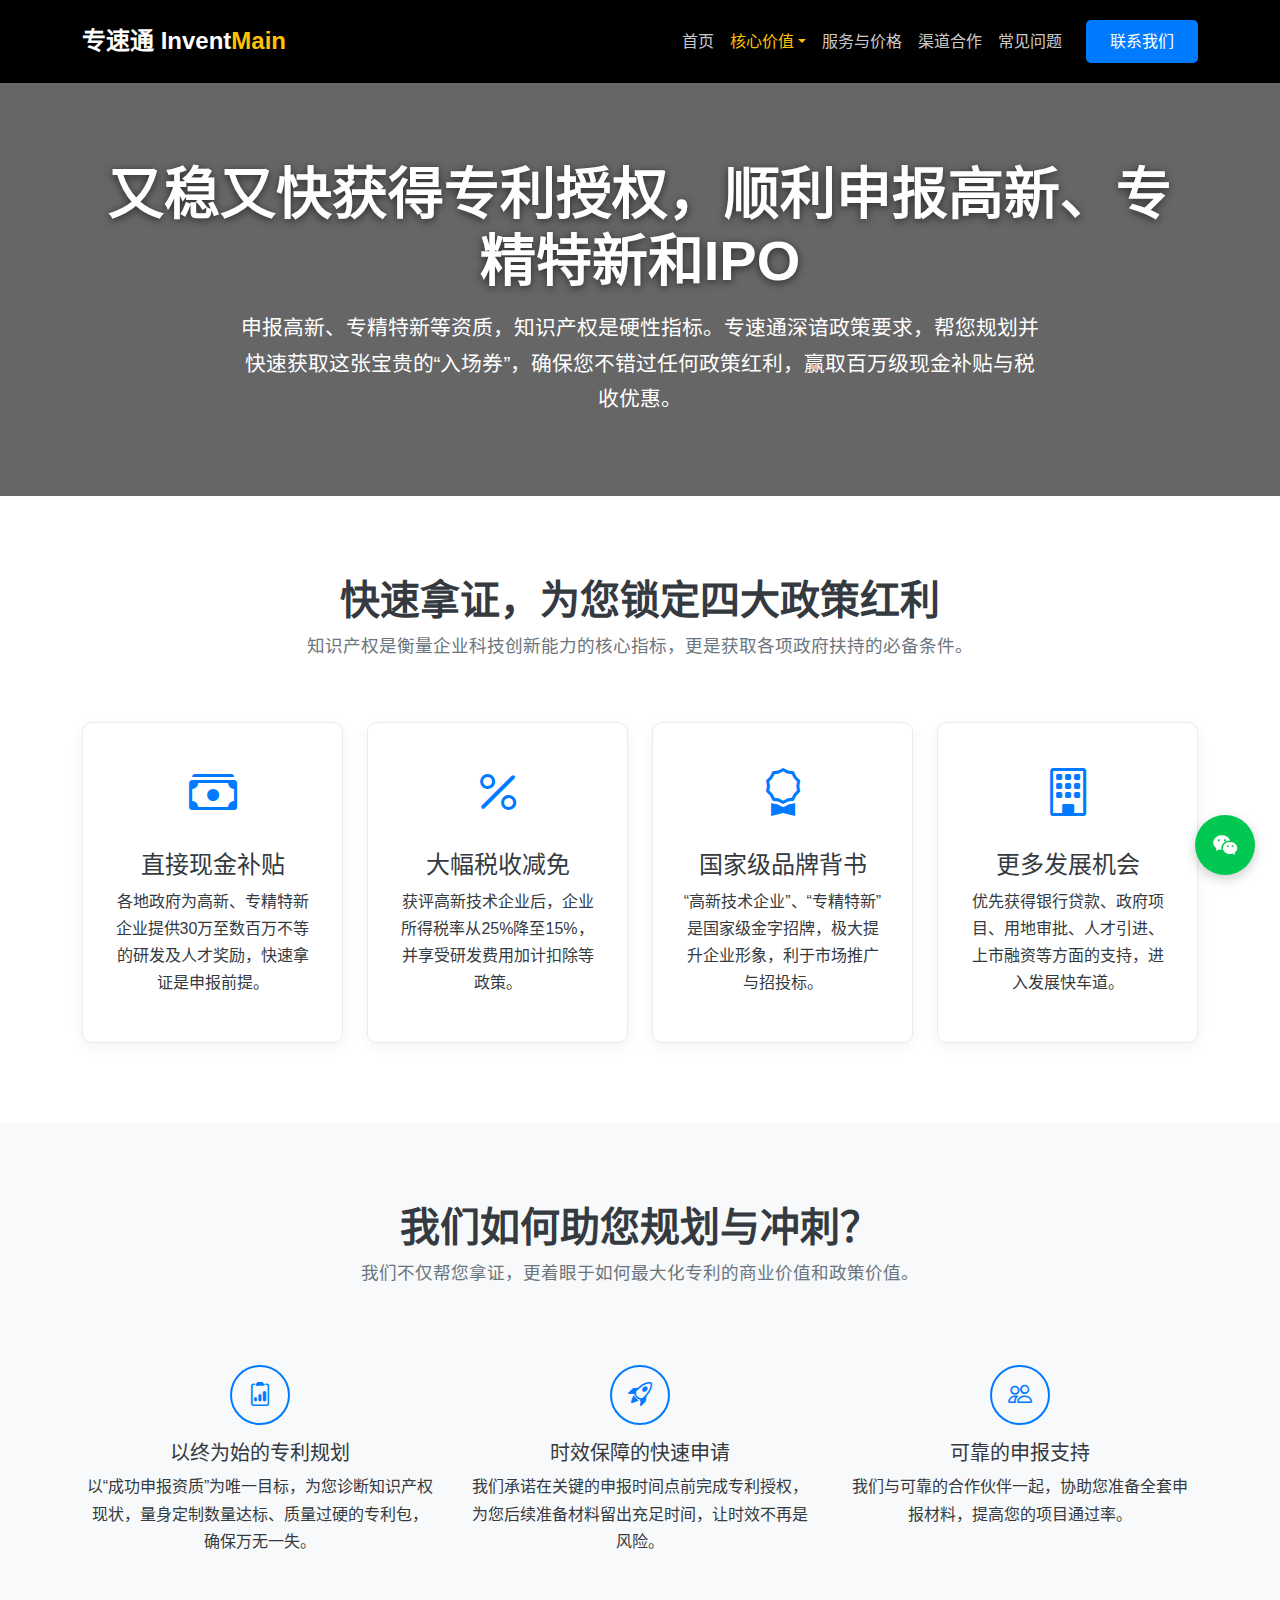
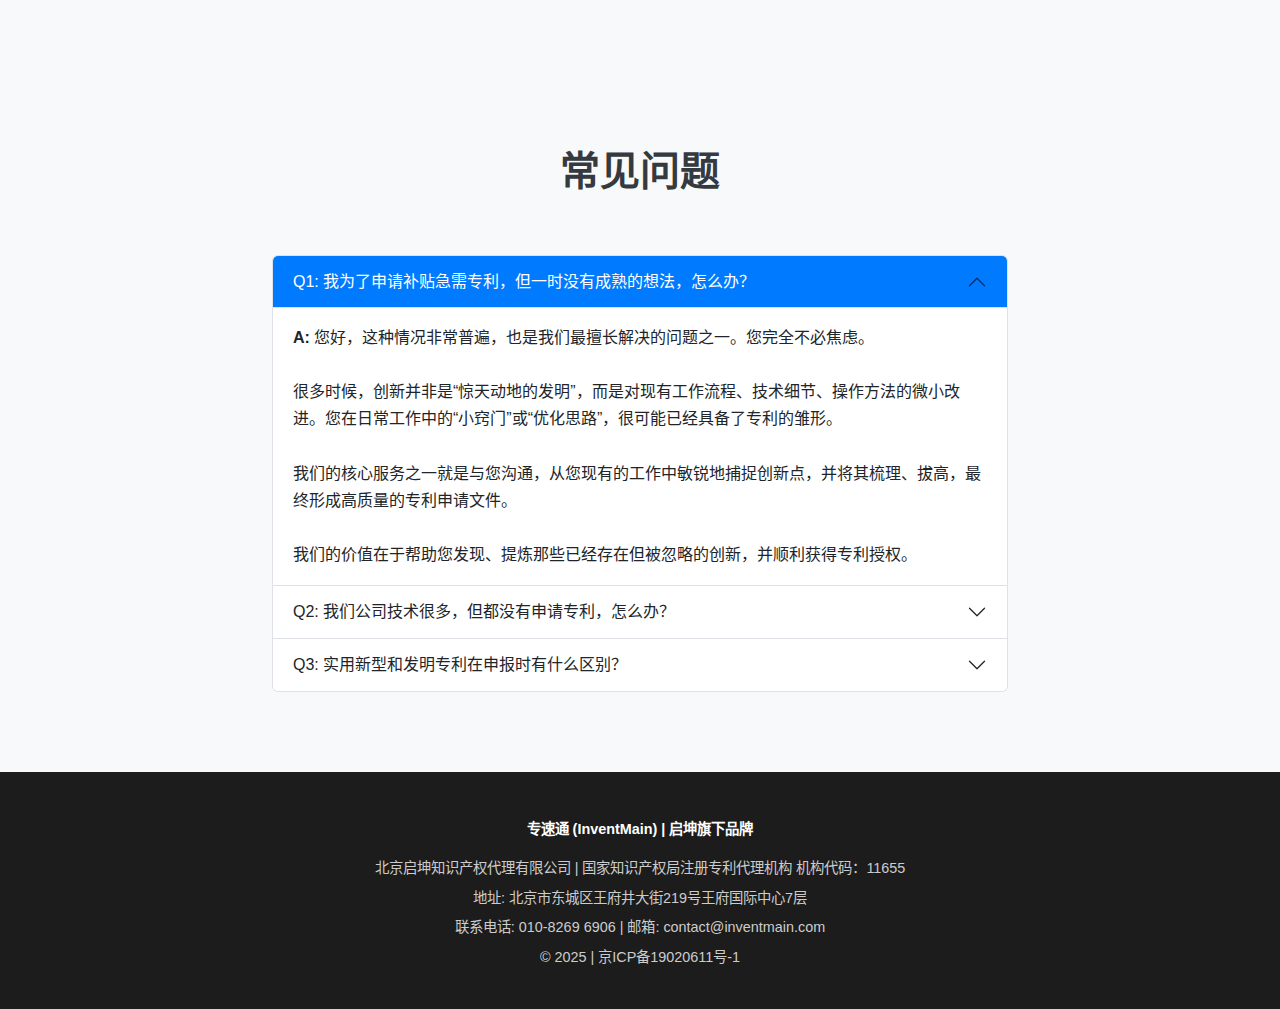
<file: gov-subsidies.html>
<!DOCTYPE html>
<html lang="zh-CN">
<head>
    <meta charset="UTF-8">
    <meta name="viewport" content="width=device-width, initial-scale=1.0">
    <title>政府资质与补贴 - 专速通服务</title>
    <meta name="description" content="申报高新、专精特新等资质，知识产权是硬性指标。专速通深谙政策要求，帮您规划并快速获取这张宝贵的“入场券”，确保您不错过任何政策红利。">
    <meta name="keywords" content="高新技术企业, 专精特新, 政府补贴, 专利申请, 税收优惠, 专速通">
    <link href="https://cdn.jsdelivr.net/npm/bootstrap@5.3.3/dist/css/bootstrap.min.css" rel="stylesheet">
    <link rel="stylesheet" href="https://cdn.jsdelivr.net/npm/bootstrap-icons@1.11.3/font/bootstrap-icons.min.css">
    <style>
        :root { --primary-color: #007bff; --secondary-color: #ffc107; --dark-color: #212529; --light-color: #ffffff; --gray-color: #f8f9fa; --text-color: #343a40; }
        body { font-family: -apple-system, BlinkMacSystemFont, "Segoe UI", "Microsoft YaHei", Roboto, "Helvetica Neue", Arial, sans-serif; line-height: 1.7; color: var(--text-color); padding-top: 80px; }
        .navbar { background: #000; padding: 1rem 1.5rem; } .navbar-brand { color: var(--light-color) !important; font-size: 1.5rem; font-weight: bold; } .navbar-brand .logo-main { color: var(--secondary-color); } .navbar .nav-link { color: rgba(255,255,255,0.8); font-weight: 500; } .navbar .nav-link:hover, .navbar .nav-link.active { color: var(--secondary-color); } .nav-contact-btn { padding: 0.5rem 1.5rem !important; border-radius: 5px; background: var(--primary-color); color: var(--light-color) !important; font-weight: bold; margin-left: 1rem; } .nav-contact-btn:hover { background: #0056b3; }
        .page-header { background: linear-gradient(rgba(0, 0, 0, 0.6), rgba(0, 0, 0, 0.6)), url('https://images.unsplash.com/photo-1600880292203-757bb62b4baf?w=1200&auto=format&fit=crop&q=60') center center; background-size: cover; color: var(--light-color); padding: 80px 0; text-align: center; }
        .page-header h1 { font-weight: 800; font-size: clamp(2.5rem, 5vw, 3.5rem); text-shadow: 0 2px 8px rgba(0,0,0,0.6); }
        .page-header .lead { font-size: clamp(1.1rem, 3vw, 1.3rem); max-width: 800px; margin: 1rem auto 0; }
        section { padding: 80px 0; }
        .section-title { text-align: center; margin-bottom: 60px; } .section-title h2 { font-size: 2.5rem; font-weight: 700; } .section-title p { font-size: 1.1rem; color: #6c757d; max-width: 700px; margin: 0 auto; }
        .benefit-card { background: var(--light-color); border: 1px solid #e9ecef; border-radius: 10px; padding: 30px; text-align: center; height: 100%; box-shadow: 0 4px 15px rgba(0,0,0,0.05); transition: transform 0.3s, box-shadow 0.3s; }
        .benefit-card:hover { transform: translateY(-10px); box-shadow: 0 8px 25px rgba(0,0,0,0.1); }
        .benefit-card .icon { font-size: 3rem; color: var(--primary-color); margin-bottom: 1rem; }
        .faq-section { background-color: var(--gray-color); } .accordion-button:not(.collapsed) { color: var(--light-color); background-color: var(--primary-color); }
        .floating-contact-btn { position: fixed; right: 25px; bottom: 25px; z-index: 1050; } .floating-contact-btn button { background: #00C853; border: none; border-radius: 50%; width: 60px; height: 60px; box-shadow: 0 4px 12px rgba(0,0,0,0.2); color: #fff; font-size: 24px; display: flex; align-items: center; justify-content: center; }
        footer { background-color: #1C1C1C; color: #ccc; padding: 40px 0; text-align: center; font-size: 0.9rem; } footer p, footer a { margin: 5px 0; color: #ccc; text-decoration: none; } footer a:hover { text-decoration: underline; } footer .footer-brand-tagline { font-weight: bold; color: #fff; margin-bottom: 15px; }
        .dropdown-menu { background-color: #000; } .dropdown-item { color: rgba(255,255,255,0.8); } .dropdown-item:hover { background-color: #343a40; color: var(--secondary-color); }
        @media (max-width: 991.98px) { .nav-contact-btn { margin-left: 0; margin-top: 1rem; text-align: center; display: block; } }
    </style>
</head>
<body>
    <header>
        <nav class="navbar navbar-expand-lg navbar-dark fixed-top">
            <div class="container">
                <a class="navbar-brand" href="index.html">专速通 Invent<span class="logo-main">Main</span></a>
                <button class="navbar-toggler" type="button" data-bs-toggle="collapse" data-bs-target="#navbarNav"><span class="navbar-toggler-icon"></span></button>
                <div class="collapse navbar-collapse" id="navbarNav">
                    <ul class="navbar-nav ms-auto align-items-center">
                        <li class="nav-item"><a class="nav-link" href="index.html">首页</a></li>
                        <li class="nav-item dropdown">
                            <a class="nav-link dropdown-toggle active" href="#" id="navbarDropdown" role="button" data-bs-toggle="dropdown" aria-expanded="false">核心价值</a>
                            <ul class="dropdown-menu" aria-labelledby="navbarDropdown">
                                <li><a class="dropdown-item" href="ip-capital.html">知识产权实缴</a></li>
                                <li><a class="dropdown-item" href="gov-subsidies.html">政府资质与补贴</a></li>
                                <li><a class="dropdown-item" href="academic-advancement.html">职称 & 学位申请</a></li>
                            </ul>
                        </li>
                        <li class="nav-item"><a class="nav-link" href="services.html">服务与价格</a></li>
                        <li class="nav-item"><a class="nav-link" href="partners.html">渠道合作</a></li>
                        <li class="nav-item"><a class="nav-link" href="faq.html">常见问题</a></li>
                        <li class="nav-item"><a class="nav-link nav-contact-btn" href="contact.html">联系我们</a></li>
                    </ul>
                </div>
            </div>
        </nav>
    </header>

<main>
    <section class="page-header">
        <div class="container">
            <h1>又稳又快获得专利授权，顺利申报高新、专精特新和IPO</h1>
            <p class="lead">申报高新、专精特新等资质，知识产权是硬性指标。专速通深谙政策要求，帮您规划并快速获取这张宝贵的“入场券”，确保您不错过任何政策红利，赢取百万级现金补贴与税收优惠。</p>
        </div>
    </section>

    <section id="value-proposition">
        <div class="container">
            <div class="section-title">
                <h2>快速拿证，为您锁定四大政策红利</h2>
                <p>知识产权是衡量企业科技创新能力的核心指标，更是获取各项政府扶持的必备条件。</p>
            </div>
            <div class="row g-4">
                <div class="col-lg-3 col-md-6 d-flex align-items-stretch"><div class="benefit-card"><div class="icon"><i class="bi bi-cash-stack"></i></div><h4>直接现金补贴</h4><p>各地政府为高新、专精特新企业提供30万至数百万不等的研发及人才奖励，快速拿证是申报前提。</p></div></div>
                <div class="col-lg-3 col-md-6 d-flex align-items-stretch"><div class="benefit-card"><div class="icon"><i class="bi bi-percent"></i></div><h4>大幅税收减免</h4><p>获评高新技术企业后，企业所得税率从25%降至15%，并享受研发费用加计扣除等政策。</p></div></div>
                <div class="col-lg-3 col-md-6 d-flex align-items-stretch"><div class="benefit-card"><div class="icon"><i class="bi bi-award"></i></div><h4>国家级品牌背书</h4><p>“高新技术企业”、“专精特新”是国家级金字招牌，极大提升企业形象，利于市场推广与招投标。</p></div></div>
                <div class="col-lg-3 col-md-6 d-flex align-items-stretch"><div class="benefit-card"><div class="icon"><i class="bi bi-building"></i></div><h4>更多发展机会</h4><p>优先获得银行贷款、政府项目、用地审批、人才引进、上市融资等方面的支持，进入发展快车道。</p></div></div>
            </div>
        </div>
    </section>

    <section id="our-services" class="bg-light">
        <div class="container">
            <div class="section-title">
                <h2>我们如何助您规划与冲刺？</h2>
                <p>我们不仅帮您拿证，更着眼于如何最大化专利的商业价值和政策价值。</p>
            </div>
            <div class="row">
                <div class="col-md-4 text-center p-3">
                    <div class="step-icon mb-3" style="font-size: 1.5rem; border-color: var(--primary-color); color: var(--primary-color); width: 60px; height: 60px; margin: auto; border: 2px solid; border-radius: 50%; display: flex; align-items: center; justify-content: center;"><i class="bi bi-clipboard2-data"></i></div>
                    <h5>以终为始的专利规划</h5><p>以“成功申报资质”为唯一目标，为您诊断知识产权现状，量身定制数量达标、质量过硬的专利包，确保万无一失。</p>
                </div>
                <div class="col-md-4 text-center p-3">
                    <div class="step-icon mb-3" style="font-size: 1.5rem; border-color: var(--primary-color); color: var(--primary-color); width: 60px; height: 60px; margin: auto; border: 2px solid; border-radius: 50%; display: flex; align-items: center; justify-content: center;"><i class="bi bi-rocket-takeoff"></i></div>
                    <h5>时效保障的快速申请</h5><p>我们承诺在关键的申报时间点前完成专利授权，为您后续准备材料留出充足时间，让时效不再是风险。</p>
                </div>
                <div class="col-md-4 text-center p-3">
                    <div class="step-icon mb-3" style="font-size: 1.5rem; border-color: var(--primary-color); color: var(--primary-color); width: 60px; height: 60px; margin: auto; border: 2px solid; border-radius: 50%; display: flex; align-items: center; justify-content: center;"><i class="bi bi-people"></i></div>
                    <h5>可靠的申报支持</h5><p>我们与可靠的合作伙伴一起，协助您准备全套申报材料，提高您的项目通过率。</p>
                </div>
            </div>
        </div>
    </section>

    <section id="faq" class="faq-section">
        <div class="container">
            <div class="section-title"><h2>常见问题</h2></div>
            <div class="row justify-content-center"><div class="col-lg-8">
                <div class="accordion" id="faqAccordion">
                    <div class="accordion-item"><h2 class="accordion-header"><button class="accordion-button" type="button" data-bs-toggle="collapse" data-bs-target="#q1">Q1: 我为了申请补贴急需专利，但一时没有成熟的想法，怎么办？</button></h2><div id="q1" class="accordion-collapse collapse show" data-bs-parent="#faqAccordion"><div class="accordion-body">
                        <strong>A:</strong> 您好，这种情况非常普遍，也是我们最擅长解决的问题之一。您完全不必焦虑。<br><br>很多时候，创新并非是“惊天动地的发明”，而是对现有工作流程、技术细节、操作方法的微小改进。您在日常工作中的“小窍门”或“优化思路”，很可能已经具备了专利的雏形。<br><br>我们的核心服务之一就是与您沟通，从您现有的工作中敏锐地捕捉创新点，并将其梳理、拔高，最终形成高质量的专利申请文件。<br><br>我们的价值在于帮助您发现、提炼那些已经存在但被忽略的创新，并顺利获得专利授权。
                    </div></div></div>
                    <div class="accordion-item"><h2 class="accordion-header"><button class="accordion-button collapsed" type="button" data-bs-toggle="collapse" data-bs-target="#q2">Q2: 我们公司技术很多，但都没有申请专利，怎么办？</button></h2><div id="q2" class="accordion-collapse collapse" data-bs-parent="#faqAccordion"><div class="accordion-body"><strong>A:</strong> 这是我们的专长所在。我们的代理师将与您的技术团队沟通，从现有项目中挖掘、包装、提炼出符合专利要求的创新点，并快速完成申请。很多时候，您认为的“常规操作”在专利代理师眼中可能就是极具价值的创新。</div></div></div>
                    <div class="accordion-item"><h2 class="accordion-header"><button class="accordion-button collapsed" type="button" data-bs-toggle="collapse" data-bs-target="#q3">Q3: 实用新型和发明专利在申报时有什么区别？</button></h2><div id="q3" class="accordion-collapse collapse" data-bs-parent="#faqAccordion"><div class="accordion-body"><strong>A:</strong> 在高新评分体系中，I类知识产权（发明专利）得分远高于II类（实用新型、软著等）。拥有一件发明专利，优势巨大，几乎是“标配”。我们可以根据您的技术情况，优先评估冲刺发明专利的可能性，帮您在评审中获得更高分数。</div></div></div>
                </div>
            </div></div>
        </div>
    </section>
</main>
    
<footer>
    <div class="container">
        <p class="footer-brand-tagline">专速通 (InventMain) | 启坤旗下品牌</p>
        <p>北京启坤知识产权代理有限公司 | 国家知识产权局注册专利代理机构 机构代码：11655</p>
        <p>地址: 北京市东城区王府井大街219号王府国际中心7层</p>
        <p>联系电话: <a href="tel:010-82696906">010-8269 6906</a> | 邮箱: <a href="mailto:contact@inventmain.com">contact@inventmain.com</a></p>
        <p class="mb-0">&copy; 2025 | <a href="https://beian.miit.gov.cn/" target="_blank" rel="noopener noreferrer">京ICP备19020611号-1</a></p>
    </div>
</footer>
<div class="floating-contact-btn"><button id="open-wechat-modal" aria-label="添加微信咨询" data-bs-toggle="modal" data-bs-target="#wechatModal"><i class="bi bi-wechat"></i></button></div>
<div class="modal fade" id="wechatModal" tabindex="-1" aria-labelledby="wechatModalLabel" aria-hidden="true"><div class="modal-dialog modal-sm modal-dialog-centered"><div class="modal-content text-center p-3"><div class="modal-header border-0"><h5 class="modal-title w-100" id="wechatModalLabel">扫码添加专速通顾问</h5><button type="button" class="btn-close" data-bs-dismiss="modal" aria-label="Close"></button></div><div class="modal-body"><img src="images/微信二维码.jpg" alt="专速通顾问微信二维码" class="img-fluid"><p class="small mt-2 mb-0">或拨打 <a href="tel:010-82696906">010-8269 6906</a></p></div></div></div></div>
<script src="https://cdn.jsdelivr.net/npm/bootstrap@5.3.3/dist/js/bootstrap.bundle.min.js"></script>
</body>
</html>
</file>
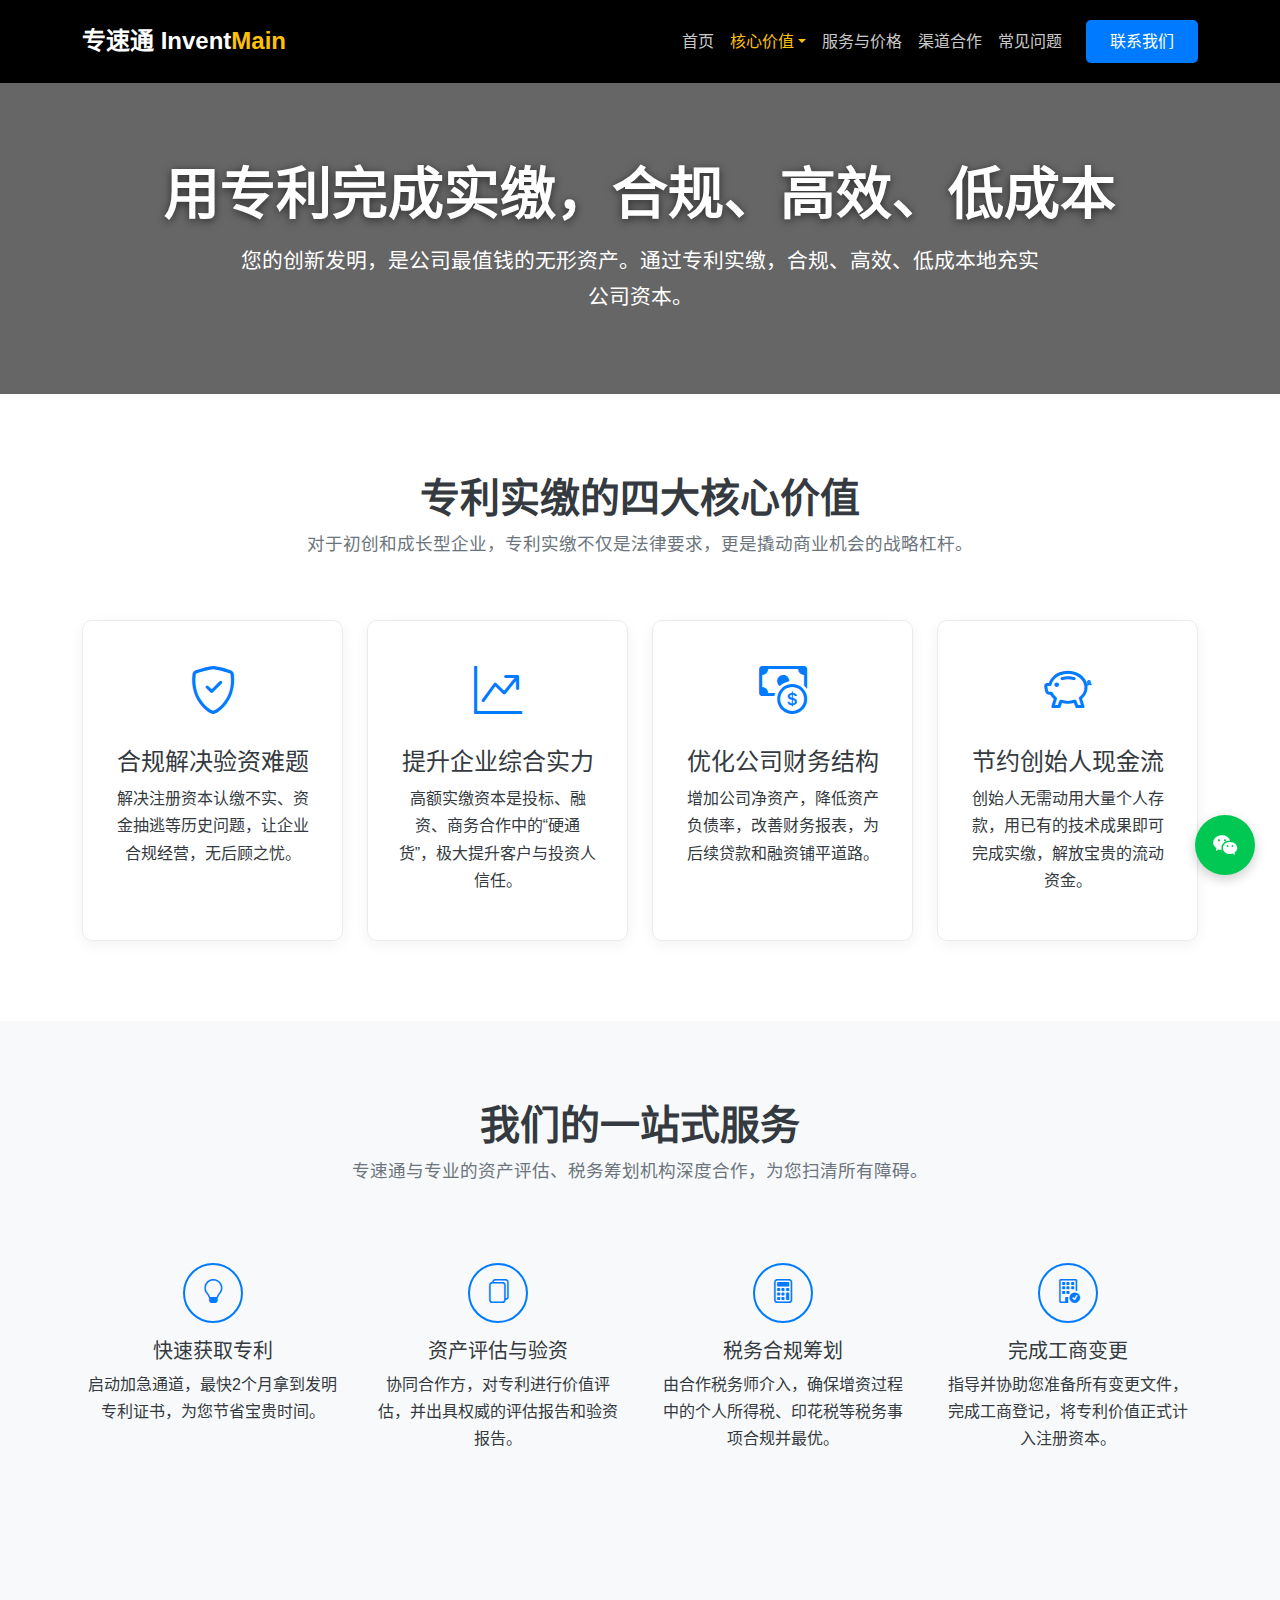
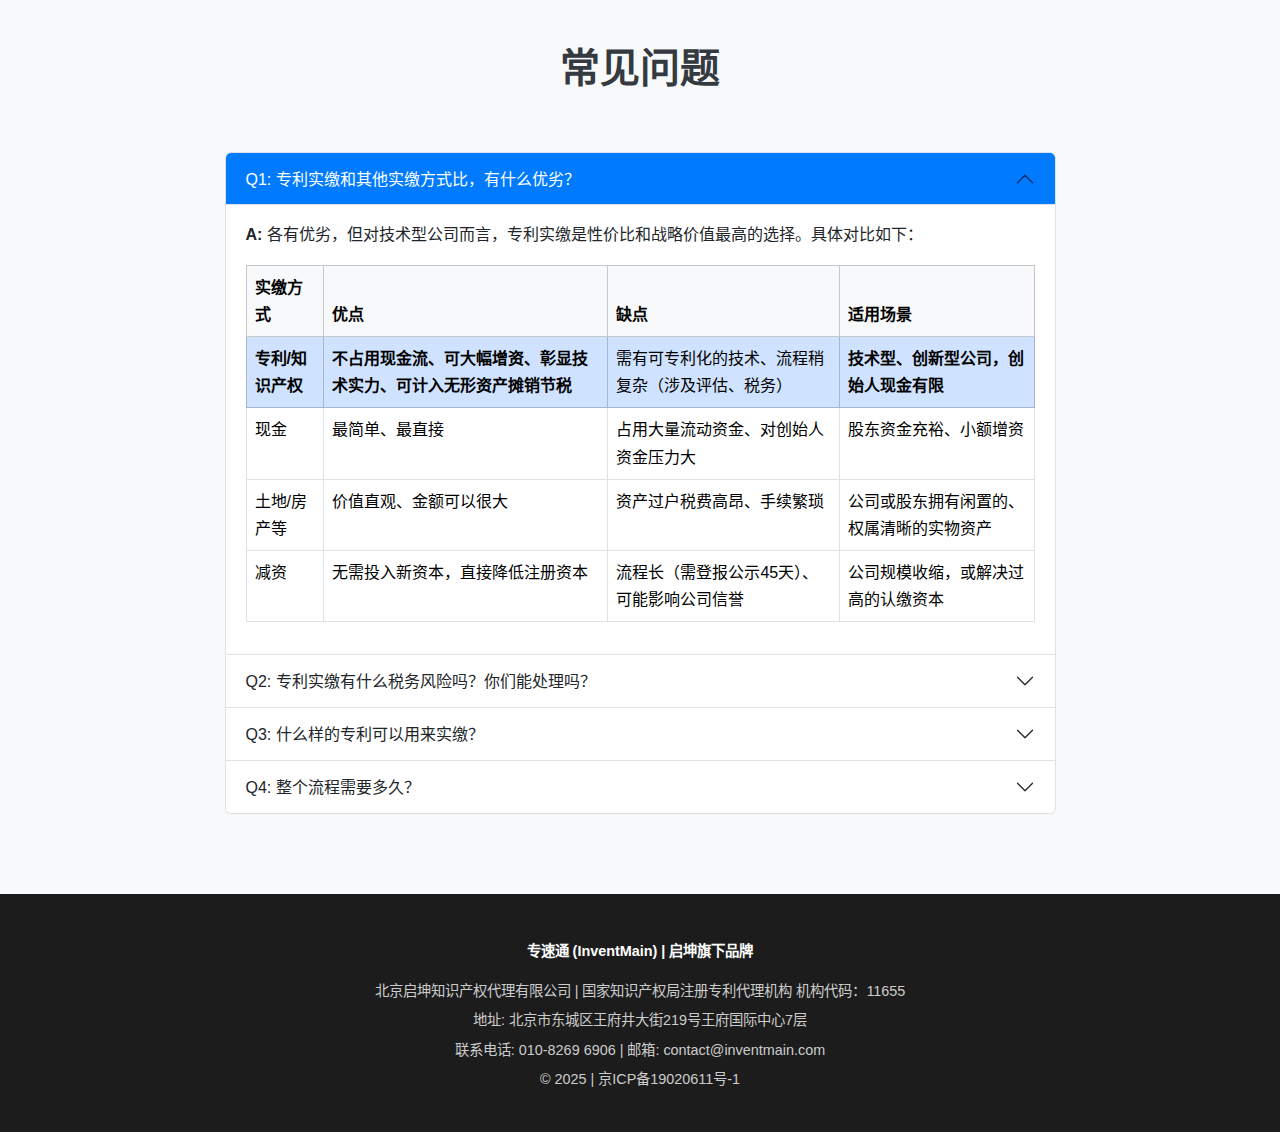
<file: ip-capital.html>
<!DOCTYPE html>
<html lang="zh-CN">
<head>
    <meta charset="UTF-8">
    <meta name="viewport" content="width=device-width, initial-scale=1.0">
    <title>知识产权实缴 - 专速通服务</title>
    <meta name="description" content="了解如何通过专利完成知识产权实缴，低成本增加公司注册资本。专速通提供从专利快速申请到资产评估、税务筹划的全流程协同服务。">
    <meta name="keywords" content="知识产权实缴, 专利实缴, 无形资产增资, 税务筹划, 专速通">
    <link href="https://cdn.jsdelivr.net/npm/bootstrap@5.3.3/dist/css/bootstrap.min.css" rel="stylesheet">
    <link rel="stylesheet" href="https://cdn.jsdelivr.net/npm/bootstrap-icons@1.11.3/font/bootstrap-icons.min.css">
    <style>
        :root { --primary-color: #007bff; --secondary-color: #ffc107; --dark-color: #212529; --light-color: #ffffff; --gray-color: #f8f9fa; --text-color: #343a40; }
        body { font-family: -apple-system, BlinkMacSystemFont, "Segoe UI", "Microsoft YaHei", Roboto, "Helvetica Neue", Arial, sans-serif; line-height: 1.7; color: var(--text-color); padding-top: 80px; }
        .navbar { background: #000; padding: 1rem 1.5rem; } .navbar-brand { color: var(--light-color) !important; font-size: 1.5rem; font-weight: bold; } .navbar-brand .logo-main { color: var(--secondary-color); } .navbar .nav-link { color: rgba(255,255,255,0.8); font-weight: 500; } .navbar .nav-link:hover, .navbar .nav-link.active { color: var(--secondary-color); } .nav-contact-btn { padding: 0.5rem 1.5rem !important; border-radius: 5px; background: var(--primary-color); color: var(--light-color) !important; font-weight: bold; margin-left: 1rem; } .nav-contact-btn:hover { background: #0056b3; }
        .page-header { background: linear-gradient(rgba(0, 0, 0, 0.6), rgba(0, 0, 0, 0.6)), url('https://images.unsplash.com/photo-1556742502-ec7c0e9f34b1?w=1200&auto=format&fit=crop&q=60') center center; background-size: cover; color: var(--light-color); padding: 80px 0; text-align: center; }
        .page-header h1 { font-weight: 800; font-size: clamp(2.5rem, 5vw, 3.5rem); text-shadow: 0 2px 8px rgba(0,0,0,0.6); }
        .page-header .lead { font-size: clamp(1.1rem, 3vw, 1.3rem); max-width: 800px; margin: 1rem auto 0; }
        section { padding: 80px 0; }
        .section-title { text-align: center; margin-bottom: 60px; } .section-title h2 { font-size: 2.5rem; font-weight: 700; } .section-title p { font-size: 1.1rem; color: #6c757d; max-width: 700px; margin: 0 auto; }
        .benefit-card { background: var(--light-color); border: 1px solid #e9ecef; border-radius: 10px; padding: 30px; text-align: center; height: 100%; box-shadow: 0 4px 15px rgba(0,0,0,0.05); transition: transform 0.3s, box-shadow 0.3s; }
        .benefit-card:hover { transform: translateY(-10px); box-shadow: 0 8px 25px rgba(0,0,0,0.1); }
        .benefit-card .icon { font-size: 3rem; color: var(--primary-color); margin-bottom: 1rem; }
        .faq-section { background-color: var(--gray-color); } .accordion-button:not(.collapsed) { color: var(--light-color); background-color: var(--primary-color); }
        .floating-contact-btn { position: fixed; right: 25px; bottom: 25px; z-index: 1050; } .floating-contact-btn button { background: #00C853; border: none; border-radius: 50%; width: 60px; height: 60px; box-shadow: 0 4px 12px rgba(0,0,0,0.2); color: #fff; font-size: 24px; display: flex; align-items: center; justify-content: center; }
        footer { background-color: #1C1C1C; color: #ccc; padding: 40px 0; text-align: center; font-size: 0.9rem; } footer p, footer a { margin: 5px 0; color: #ccc; text-decoration: none; } footer a:hover { text-decoration: underline; } footer .footer-brand-tagline { font-weight: bold; color: #fff; margin-bottom: 15px; }
        .dropdown-menu { background-color: #000; } .dropdown-item { color: rgba(255,255,255,0.8); } .dropdown-item:hover { background-color: #343a40; color: var(--secondary-color); }
        @media (max-width: 991.98px) { .nav-contact-btn { margin-left: 0; margin-top: 1rem; text-align: center; display: block; } }
    </style>
</head>
<body>
    <header>
        <nav class="navbar navbar-expand-lg navbar-dark fixed-top">
            <div class="container">
                <a class="navbar-brand" href="index.html">专速通 Invent<span class="logo-main">Main</span></a>
                <button class="navbar-toggler" type="button" data-bs-toggle="collapse" data-bs-target="#navbarNav"><span class="navbar-toggler-icon"></span></button>
                <div class="collapse navbar-collapse" id="navbarNav">
                    <ul class="navbar-nav ms-auto align-items-center">
                        <li class="nav-item"><a class="nav-link" href="index.html">首页</a></li>
                        <li class="nav-item dropdown">
                            <a class="nav-link dropdown-toggle active" href="#" id="navbarDropdown" role="button" data-bs-toggle="dropdown" aria-expanded="false">核心价值</a>
                            <ul class="dropdown-menu" aria-labelledby="navbarDropdown">
                                <li><a class="dropdown-item" href="ip-capital.html">知识产权实缴</a></li>
                                <li><a class="dropdown-item" href="gov-subsidies.html">政府资质与补贴</a></li>
                                <li><a class="dropdown-item" href="academic-advancement.html">职称 & 学位申请</a></li>
                            </ul>
                        </li>
                        <li class="nav-item"><a class="nav-link" href="services.html">服务与价格</a></li>
                        <li class="nav-item"><a class="nav-link" href="partners.html">渠道合作</a></li>
                        <li class="nav-item"><a class="nav-link" href="faq.html">常见问题</a></li>
                        <li class="nav-item"><a class="nav-link nav-contact-btn" href="contact.html">联系我们</a></li>
                    </ul>
                </div>
            </div>
        </nav>
    </header>

<main>
    <section class="page-header">
        <div class="container">
            <h1>用专利完成实缴，合规、高效、低成本</h1>
            <p class="lead">您的创新发明，是公司最值钱的无形资产。通过专利实缴，合规、高效、低成本地充实公司资本。</p>
        </div>
    </section>

    <section id="value-proposition">
        <div class="container">
            <div class="section-title">
                <h2>专利实缴的四大核心价值</h2>
                <p>对于初创和成长型企业，专利实缴不仅是法律要求，更是撬动商业机会的战略杠杆。</p>
            </div>
            <div class="row g-4">
                <div class="col-lg-3 col-md-6 d-flex align-items-stretch"><div class="benefit-card"><div class="icon"><i class="bi bi-shield-check"></i></div><h4>合规解决验资难题</h4><p>解决注册资本认缴不实、资金抽逃等历史问题，让企业合规经营，无后顾之忧。</p></div></div>
                <div class="col-lg-3 col-md-6 d-flex align-items-stretch"><div class="benefit-card"><div class="icon"><i class="bi bi-graph-up-arrow"></i></div><h4>提升企业综合实力</h4><p>高额实缴资本是投标、融资、商务合作中的“硬通货”，极大提升客户与投资人信任。</p></div></div>
                <div class="col-lg-3 col-md-6 d-flex align-items-stretch"><div class="benefit-card"><div class="icon"><i class="bi bi-cash-coin"></i></div><h4>优化公司财务结构</h4><p>增加公司净资产，降低资产负债率，改善财务报表，为后续贷款和融资铺平道路。</p></div></div>
                <div class="col-lg-3 col-md-6 d-flex align-items-stretch"><div class="benefit-card"><div class="icon"><i class="bi bi-piggy-bank"></i></div><h4>节约创始人现金流</h4><p>创始人无需动用大量个人存款，用已有的技术成果即可完成实缴，解放宝贵的流动资金。</p></div></div>
            </div>
        </div>
    </section>

    <section id="our-services" class="bg-light">
        <div class="container">
            <div class="section-title">
                <h2>我们的一站式服务</h2>
                <p>专速通与专业的资产评估、税务筹划机构深度合作，为您扫清所有障碍。</p>
            </div>
            <div class="row">
                <div class="col-md-3 text-center p-3">
                    <div class="step-icon mb-3" style="font-size: 1.5rem; border-color: var(--primary-color); color: var(--primary-color); width: 60px; height: 60px; margin: auto; border: 2px solid; border-radius: 50%; display: flex; align-items: center; justify-content: center;"><i class="bi bi-lightbulb"></i></div>
                    <h5>快速获取专利</h5><p>启动加急通道，最快2个月拿到发明专利证书，为您节省宝贵时间。</p>
                </div>
                <div class="col-md-3 text-center p-3">
                    <div class="step-icon mb-3" style="font-size: 1.5rem; border-color: var(--primary-color); color: var(--primary-color); width: 60px; height: 60px; margin: auto; border: 2px solid; border-radius: 50%; display: flex; align-items: center; justify-content: center;"><i class="bi bi-files"></i></div>
                    <h5>资产评估与验资</h5><p>协同合作方，对专利进行价值评估，并出具权威的评估报告和验资报告。</p>
                </div>
                 <div class="col-md-3 text-center p-3">
                    <div class="step-icon mb-3" style="font-size: 1.5rem; border-color: var(--primary-color); color: var(--primary-color); width: 60px; height: 60px; margin: auto; border: 2px solid; border-radius: 50%; display: flex; align-items: center; justify-content: center;"><i class="bi bi-calculator"></i></div>
                    <h5>税务合规筹划</h5><p>由合作税务师介入，确保增资过程中的个人所得税、印花税等税务事项合规并最优。</p>
                </div>
                <div class="col-md-3 text-center p-3">
                    <div class="step-icon mb-3" style="font-size: 1.5rem; border-color: var(--primary-color); color: var(--primary-color); width: 60px; height: 60px; margin: auto; border: 2px solid; border-radius: 50%; display: flex; align-items: center; justify-content: center;"><i class="bi bi-building-check"></i></div>
                    <h5>完成工商变更</h5><p>指导并协助您准备所有变更文件，完成工商登记，将专利价值正式计入注册资本。</p>
                </div>
            </div>
        </div>
    </section>

    <section id="faq" class="faq-section">
        <div class="container">
            <div class="section-title"><h2>常见问题</h2></div>
            <div class="row justify-content-center"><div class="col-lg-9">
                <div class="accordion" id="faqAccordion">
                    <div class="accordion-item"><h2 class="accordion-header"><button class="accordion-button" type="button" data-bs-toggle="collapse" data-bs-target="#q-compare">Q1: 专利实缴和其他实缴方式比，有什么优劣？</button></h2><div id="q-compare" class="accordion-collapse collapse show" data-bs-parent="#faqAccordion"><div class="accordion-body">
                        <strong>A:</strong> 各有优劣，但对技术型公司而言，专利实缴是性价比和战略价值最高的选择。具体对比如下：
                        <div class="table-responsive mt-3">
                            <table class="table table-bordered table-hover">
                                <thead class="table-light"><tr><th>实缴方式</th><th>优点</th><th>缺点</th><th>适用场景</th></tr></thead>
                                <tbody>
                                    <tr class="table-primary"><td><strong>专利/知识产权</strong></td><td><strong>不占用现金流、可大幅增资、彰显技术实力、可计入无形资产摊销节税</strong></td><td>需有可专利化的技术、流程稍复杂（涉及评估、税务）</td><td><strong>技术型、创新型公司，创始人现金有限</strong></td></tr>
                                    <tr><td>现金</td><td>最简单、最直接</td><td>占用大量流动资金、对创始人资金压力大</td><td>股东资金充裕、小额增资</td></tr>
                                    <tr><td>土地/房产等</td><td>价值直观、金额可以很大</td><td>资产过户税费高昂、手续繁琐</td><td>公司或股东拥有闲置的、权属清晰的实物资产</td></tr>
                                    <tr><td>减资</td><td>无需投入新资本，直接降低注册资本</td><td>流程长（需登报公示45天）、可能影响公司信誉</td><td>公司规模收缩，或解决过高的认缴资本</td></tr>
                                </tbody>
                            </table>
                        </div>
                    </div></div></div>
                    <div class="accordion-item"><h2 class="accordion-header"><button class="accordion-button collapsed" type="button" data-bs-toggle="collapse" data-bs-target="#q-tax">Q2: 专利实缴有什么税务风险吗？你们能处理吗？</button></h2><div id="q-tax" class="accordion-collapse collapse" data-bs-parent="#faqAccordion"><div class="accordion-body">
                        <strong>A:</strong> 是的，这是非常关键的一点。股东以个人名下的专利对公司进行增资，在税法上被视为股东将专利“转让”给公司，因此可能涉及20%的个人所得税。这是一个常见的“坑”，处理不当会带来高昂的税务成本和风险。<br><br>
                        <strong>我们的优势在于</strong>：我们将税务筹划纳入服务流程。通过与合作的专业税务师事务所协作，我们可以在增资前为您设计合规的、低税负的路径方案，确保整个过程万无一失。<strong>我们提供的不仅仅是专利代理，而是完整的资本运作解决方案。</strong>
                    </div></div></div>
                    <div class="accordion-item"><h2 class="accordion-header"><button class="accordion-button collapsed" type="button" data-bs-toggle="collapse" data-bs-target="#q1">Q3: 什么样的专利可以用来实缴？</button></h2><div id="q1" class="accordion-collapse collapse" data-bs-parent="#faqAccordion"><div class="accordion-body"><strong>A:</strong> 通常，发明专利和实用新型专利最适合用于实缴。最重要的是，专利权必须是清晰、无争议的，并且归属于出资的股东或公司名下。</div></div></div>
                    <div class="accordion-item"><h2 class="accordion-header"><button class="accordion-button collapsed" type="button" data-bs-toggle="collapse" data-bs-target="#q2">Q4: 整个流程需要多久？</button></h2><div id="q2" class="accordion-collapse collapse" data-bs-parent="#faqAccordion"><div class="accordion-body"><strong>A:</strong> 核心在于专利授权速度。通过我们的加急服务，发明专利最快2-6个月可以拿到证书。拿到证书后，资产评估、税务筹划、验资和工商变更的流程通常需要1个月左右。总周期可以控制在3-7个月。</div></div></div>
                </div>
            </div></div>
        </div>
    </section>
</main>
    
<footer>
    <div class="container">
        <p class="footer-brand-tagline">专速通 (InventMain) | 启坤旗下品牌</p>
        <p>北京启坤知识产权代理有限公司 | 国家知识产权局注册专利代理机构 机构代码：11655</p>
        <p>地址: 北京市东城区王府井大街219号王府国际中心7层</p>
        <p>联系电话: <a href="tel:010-82696906">010-8269 6906</a> | 邮箱: <a href="mailto:contact@inventmain.com">contact@inventmain.com</a></p>
        <p class="mb-0">&copy; 2025 | <a href="https://beian.miit.gov.cn/" target="_blank" rel="noopener noreferrer">京ICP备19020611号-1</a></p>
    </div>
</footer>
<div class="floating-contact-btn"><button id="open-wechat-modal" aria-label="添加微信咨询" data-bs-toggle="modal" data-bs-target="#wechatModal"><i class="bi bi-wechat"></i></button></div>
<div class="modal fade" id="wechatModal" tabindex="-1" aria-labelledby="wechatModalLabel" aria-hidden="true"><div class="modal-dialog modal-sm modal-dialog-centered"><div class="modal-content text-center p-3"><div class="modal-header border-0"><h5 class="modal-title w-100" id="wechatModalLabel">扫码添加专速通顾问</h5><button type="button" class="btn-close" data-bs-dismiss="modal" aria-label="Close"></button></div><div class="modal-body"><img src="images/微信二维码.jpg" alt="专速通顾问微信二维码" class="img-fluid"><p class="small mt-2 mb-0">或拨打 <a href="tel:010-82696906">010-8269 6906</a></p></div></div></div></div>
<script src="https://cdn.jsdelivr.net/npm/bootstrap@5.3.3/dist/js/bootstrap.bundle.min.js"></script>
</body>
</html>
</file>
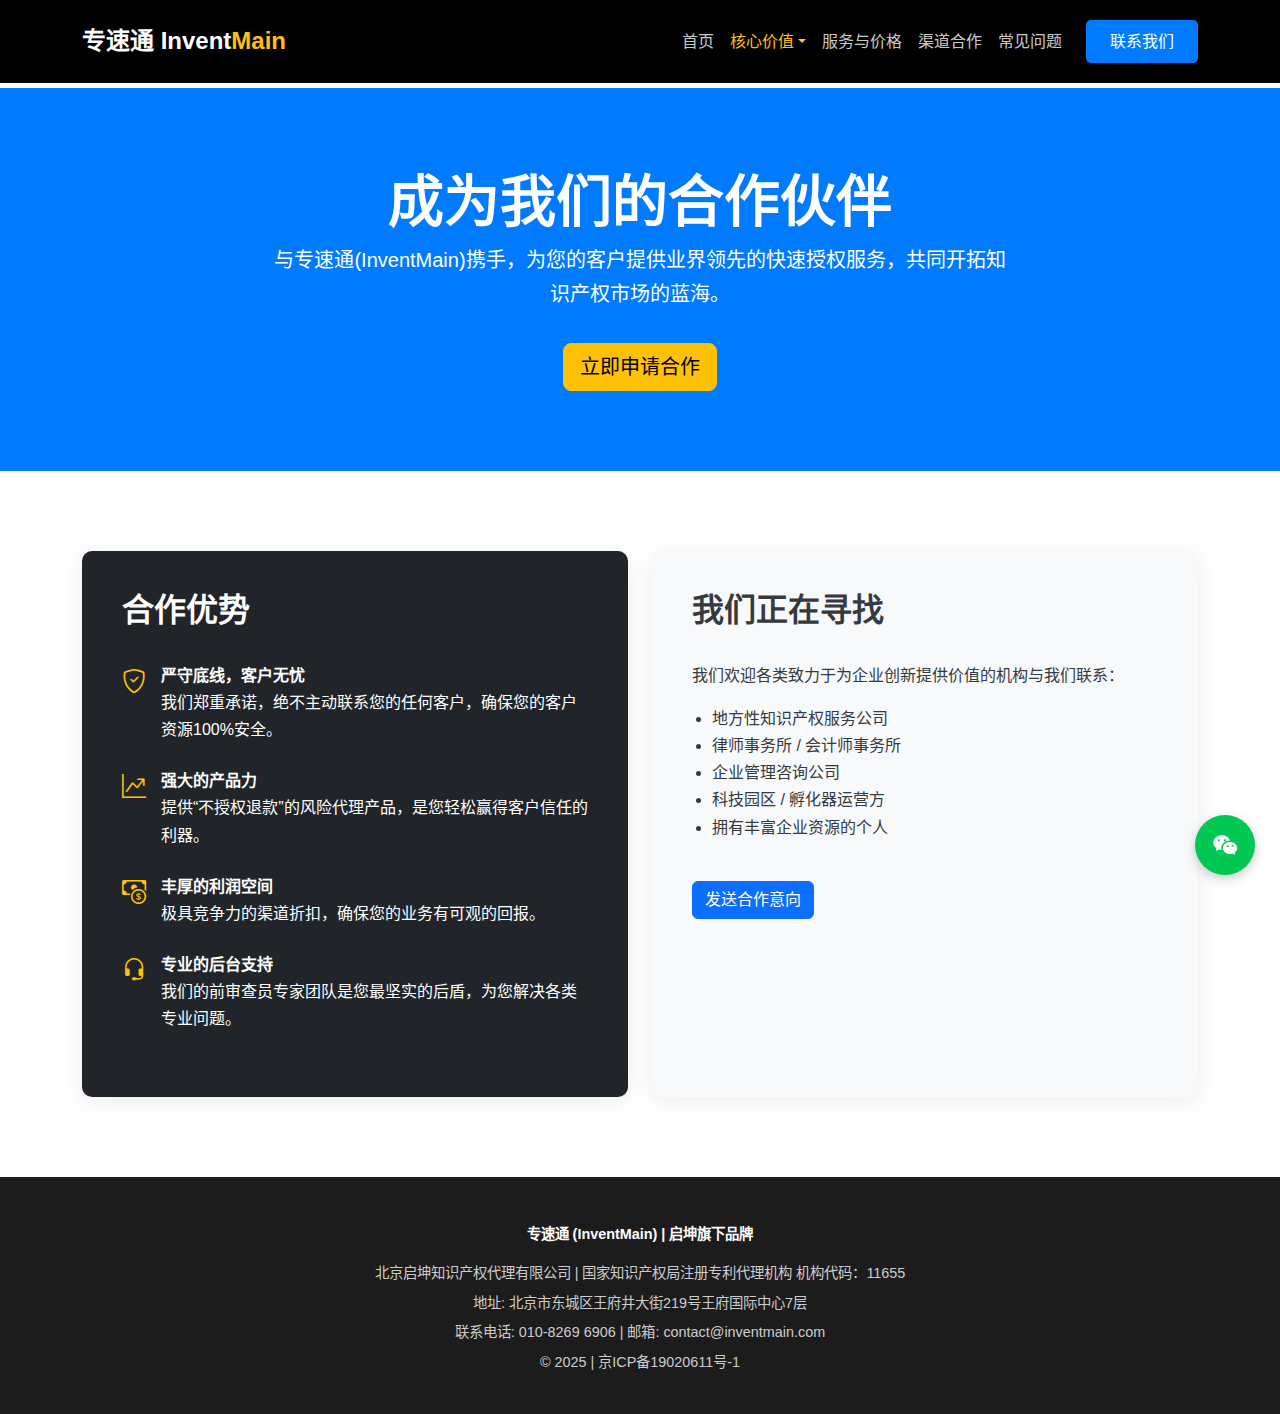
<file: partners.html>
<!DOCTYPE html>
<html lang="zh-CN">
<head>
    <meta charset="UTF-8">
    <meta name="viewport" content="width=device-width, initial-scale=1.0">
    <title>渠道合作 - 成为专速通(InventMain)的合作伙伴</title>
    <meta name="description" content="加入专速通(InventMain)的渠道合作网络。我们为合作伙伴提供强大的产品、丰厚的利润空间和专业的后台支持，并郑重承诺绝不接触您的客户。">
    <meta name="keywords" content="渠道合作, 专利代理合作, 知识产权加盟, 商业合作, InventMain, 专速通">
    <link href="https://cdn.jsdelivr.net/npm/bootstrap@5.3.3/dist/css/bootstrap.min.css" rel="stylesheet">
    <link rel="stylesheet" href="https://cdn.jsdelivr.net/npm/bootstrap-icons@1.11.3/font/bootstrap-icons.min.css">
    <style>
        :root { --primary-color: #007bff; --secondary-color: #ffc107; --dark-color: #212529; --light-color: #ffffff; --gray-color: #f8f9fa; --text-color: #343a40; }
        body { font-family: -apple-system, BlinkMacSystemFont, "Segoe UI", "Microsoft YaHei", Roboto, "Helvetica Neue", Arial, sans-serif; line-height: 1.7; color: var(--text-color); }
        .navbar { background: #000; padding: 1rem 1.5rem; }
        .navbar-brand { color: var(--light-color) !important; font-size: 1.5rem; font-weight: bold; }
        .navbar-brand .logo-main { color: var(--secondary-color); }
        .navbar .nav-link { color: rgba(255,255,255,0.8); font-weight: 500; }
        .navbar .nav-link:hover, .navbar .nav-link.active { color: var(--secondary-color); }
        .nav-contact-btn { padding: 0.5rem 1.5rem !important; border-radius: 5px; background: var(--primary-color); color: var(--light-color) !important; font-weight: bold; margin-left: 1rem; }
        .nav-contact-btn:hover { background: #0056b3; }
        section { padding: 80px 0; }
        .hero-partners { background-color: var(--primary-color); color: var(--light-color); padding: 80px 0; text-align: center; margin-top: 88px; } .hero-partners h1 { font-weight: 700; }
        .advantage-card, .seeking-card { border-radius: 10px; padding: 40px; height: 100%; box-shadow: 0 4px 25px rgba(0,0,0,0.08); }
        .advantage-card { background: var(--dark-color); color: var(--light-color); } .seeking-card { background: var(--gray-color); }
        .advantage-card h2, .seeking-card h2 { margin-bottom: 2rem; font-weight: 700;}
        .advantage-card ul { list-style: none; padding: 0; } .advantage-card li { display: flex; align-items: flex-start; margin-bottom: 1.5rem; } .advantage-card .icon { font-size: 1.5rem; margin-right: 15px; color: var(--secondary-color); }
        .seeking-card ul { padding-left: 20px; }
        footer { background-color: #1C1C1C; color: #ccc; padding: 40px 0; text-align: center; font-size: 0.9rem; } footer p, footer a { margin: 5px 0; color: #ccc; text-decoration: none; } footer a:hover { text-decoration: underline; } footer .footer-brand-tagline { font-weight: bold; color: #fff; margin-bottom: 15px; }
        .floating-contact-btn { position: fixed; right: 25px; bottom: 25px; z-index: 1050; }
        .floating-contact-btn button { background: #00C853; border: none; border-radius: 50%; width: 60px; height: 60px; box-shadow: 0 4px 12px rgba(0,0,0,0.2); color: #fff; font-size: 24px; display: flex; align-items: center; justify-content: center; }
        
        /* Responsive/Multi-device Adaptation */
        @media (max-width: 991.98px) { 
            .nav-contact-btn { margin-left: 0; margin-top: 1rem; text-align: center; display: block; } 
            .hero-partners { margin-top: 72px; } 
        }
    </style>
</head>
<body>
    <header>
        <nav class="navbar navbar-expand-lg navbar-dark fixed-top">
            <div class="container">
                <a class="navbar-brand" href="index.html">专速通 Invent<span class="logo-main">Main</span></a>
                <button class="navbar-toggler" type="button" data-bs-toggle="collapse" data-bs-target="#navbarNav"><span class="navbar-toggler-icon"></span></button>
                <div class="collapse navbar-collapse" id="navbarNav">
                    <ul class="navbar-nav ms-auto align-items-center">
                        <li class="nav-item"><a class="nav-link" href="index.html">首页</a></li>
                        <li class="nav-item dropdown">
                            <a class="nav-link dropdown-toggle active" href="#" id="navbarDropdown" role="button" data-bs-toggle="dropdown" aria-expanded="false">核心价值</a>
                            <ul class="dropdown-menu" aria-labelledby="navbarDropdown">
                                <li><a class="dropdown-item" href="ip-capital.html">知识产权实缴</a></li>
                                <li><a class="dropdown-item" href="gov-subsidies.html">政府资质与补贴</a></li>
                                <li><a class="dropdown-item" href="academic-advancement.html">职称 & 学位申请</a></li>
                            </ul>
                        </li>
                        <li class="nav-item"><a class="nav-link" href="services.html">服务与价格</a></li>
                        <li class="nav-item"><a class="nav-link" href="partners.html">渠道合作</a></li>
                        <li class="nav-item"><a class="nav-link" href="faq.html">常见问题</a></li>
                        <li class="nav-item"><a class="nav-link nav-contact-btn" href="contact.html">联系我们</a></li>
                    </ul>
                </div>
            </div>
        </nav>
    </header>

    <main>
        <section class="hero-partners">
            <div class="container">
                <h1 class="display-4">成为我们的合作伙伴</h1>
                <p class="lead col-md-8 mx-auto">与专速通(InventMain)携手，为您的客户提供业界领先的快速授权服务，共同开拓知识产权市场的蓝海。</p>
                <a class="btn btn-warning btn-lg mt-3" href="contact.html">立即申请合作</a>
            </div>
        </section>
        <section>
            <div class="container">
                <div class="row g-4 align-items-md-stretch">
                    <div class="col-lg-6">
                        <div class="advantage-card">
                            <h2>合作优势</h2>
                            <ul>
                                <li><i class="bi bi-shield-check icon"></i><div><strong>严守底线，客户无忧</strong><br>我们郑重承诺，绝不主动联系您的任何客户，确保您的客户资源100%安全。</div></li>
                                <li><i class="bi bi-graph-up-arrow icon"></i><div><strong>强大的产品力</strong><br>提供“不授权退款”的风险代理产品，是您轻松赢得客户信任的利器。</div></li>
                                <li><i class="bi bi-cash-coin icon"></i><div><strong>丰厚的利润空间</strong><br>极具竞争力的渠道折扣，确保您的业务有可观的回报。</div></li>
                                <li><i class="bi bi-headset icon"></i><div><strong>专业的后台支持</strong><br>我们的前审查员专家团队是您最坚实的后盾，为您解决各类专业问题。</div></li>
                            </ul>
                        </div>
                    </div>
                    <div class="col-lg-6">
                        <div class="seeking-card">
                            <h2>我们正在寻找</h2>
                            <p>我们欢迎各类致力于为企业创新提供价值的机构与我们联系：</p>
                            <ul><li>地方性知识产权服务公司</li><li>律师事务所 / 会计师事务所</li><li>企业管理咨询公司</li><li>科技园区 / 孵化器运营方</li><li>拥有丰富企业资源的个人</li></ul>
                            <a class="btn btn-primary mt-4" href="contact.html">发送合作意向</a>
                        </div>
                    </div>
                </div>
            </div>
        </section>
    </main>
    <footer>
        <div class="container">
            <p class="footer-brand-tagline">专速通 (InventMain) | 启坤旗下品牌</p>
            <p>北京启坤知识产权代理有限公司 | 国家知识产权局注册专利代理机构 机构代码：11655</p>
            <p>地址: 北京市东城区王府井大街219号王府国际中心7层</p>
            <p>联系电话: <a href="tel:010-82696906">010-8269 6906</a> | 邮箱: <a href="mailto:contact@inventmain.com">contact@inventmain.com</a></p>
            <p class="mb-0">&copy; 2025 | <a href="https://beian.miit.gov.cn/" target="_blank" rel="noopener noreferrer">京ICP备19020611号-1</a></p>
        </div>
    </footer>

    <div class="modal fade" id="timeQueryModal" tabindex="-1" aria-labelledby="timeQueryModalLabel" aria-hidden="true">
      <div class="modal-dialog modal-dialog-centered modal-lg">
        <div class="modal-content">
          <div class="modal-header"><h5 class="modal-title" id="timeQueryModalLabel">查询时效 — 填写目标日期或直接扫码联系我们</h5><button type="button" class="btn-close" data-bs-dismiss="modal" aria-label="关闭"></button></div>
          <div class="modal-body"><div class="row"><div class="col-lg-7 mb-3 mb-lg-0"><form id="timeQueryForm" novalidate><div class="mb-3"><label for="targetDate" class="form-label">目标日期（您希望在此日期前拿到证书）</label><input type="date" id="targetDate" name="targetDate" class="form-control" required></div><div class="mb-3"><label for="shortDesc" class="form-label">一句话描述（技术/作品/商标名称）</label><input type="text" id="shortDesc" name="shortDesc" class="form-control" placeholder="例如：智能门锁的快充算法 / APP 'XX' 版本" maxlength="200" required></div><div class="mb-3"><label for="contactInfo" class="form-label">联系方式（手机号或微信号）</label><input type="text" id="contactInfo" name="contactInfo" class="form-control" placeholder="手机号或微信号，方便我们快速联系" required></div><div class="text-end"><button type="submit" class="btn btn-primary">提交询问 — 我们 1 个工作日内回复</button></div></form></div><div class="col-lg-5 text-center align-self-center"><p class="mb-2 fw-bold">或扫码立即加顾问微信</p><img src="images/微信二维码.jpg" alt="专速通顾问微信二维码" class="img-fluid mb-2" style="max-width:200px;"><p class="mb-1">电话：<a href="tel:010-82696906">010-8269 6906</a></p><p class="small text-muted mb-0">扫码后请在消息首句写明“时效询问 + 目标日期”。</p></div></div></div>
        </div>
      </div>
    </div>
    <div class="floating-contact-btn"><button id="open-wechat-modal" aria-label="添加微信咨询" data-bs-toggle="modal" data-bs-target="#wechatModal"><i class="bi bi-wechat"></i></button></div>
    <div class="modal fade" id="wechatModal" tabindex="-1" aria-labelledby="wechatModalLabel" aria-hidden="true"><div class="modal-dialog modal-sm modal-dialog-centered"><div class="modal-content text-center p-3"><div class="modal-header border-0"><h5 class="modal-title w-100" id="wechatModalLabel">扫码添加专速通顾问</h5><button type="button" class="btn-close" data-bs-dismiss="modal" aria-label="Close"></button></div><div class="modal-body"><img src="images/微信二维码.jpg" alt="专速通顾问微信二维码" class="img-fluid"><p class="small mt-2 mb-0">或拨打 <a href="tel:010-82696906">010-8269 6906</a></p></div></div></div></div>

    <script src="https://cdn.jsdelivr.net/npm/bootstrap@5.3.3/dist/js/bootstrap.bundle.min.js"></script>
    <script>
      (function(){var today=new Date().toISOString().split('T')[0];var dateInput=document.getElementById('targetDate');if(dateInput){dateInput.min=today;}var form=document.getElementById('timeQueryForm');if(form){form.addEventListener('submit',function(event){event.preventDefault();var targetDate=document.getElementById('targetDate').value.trim();var desc=document.getElementById('shortDesc').value.trim();var contact=document.getElementById('contactInfo').value.trim();if(!targetDate||!desc||!contact){alert('请完整填写目标日期、简述与联系方式，以便我们快速回复。');return;}var subject='专速通 - 时效询问';var body='目标日期: '+targetDate+'\n'+'简述: '+desc+'\n'+'联系方式: '+contact+'\n'+'来源: 网站（InventMain）';window.location.href='mailto:contact@inventmain.com?subject='+encodeURIComponent(subject)+'&body='+encodeURIComponent(body);try{var modalEl=document.getElementById('timeQueryModal');var modal=bootstrap.Modal.getInstance(modalEl);if(modal){modal.hide();}}catch(err){console.error("Modal closing failed:",err);}setTimeout(function(){alert('我们已收到您的询问（或已尝试打开您的邮件客户端）。若邮件客户端未自动打开，请放心，我们的顾问也会尽快通过您填写的联系方式主动与您联系。');},400);});}})();
    </script>
</body>
</html>
</file>
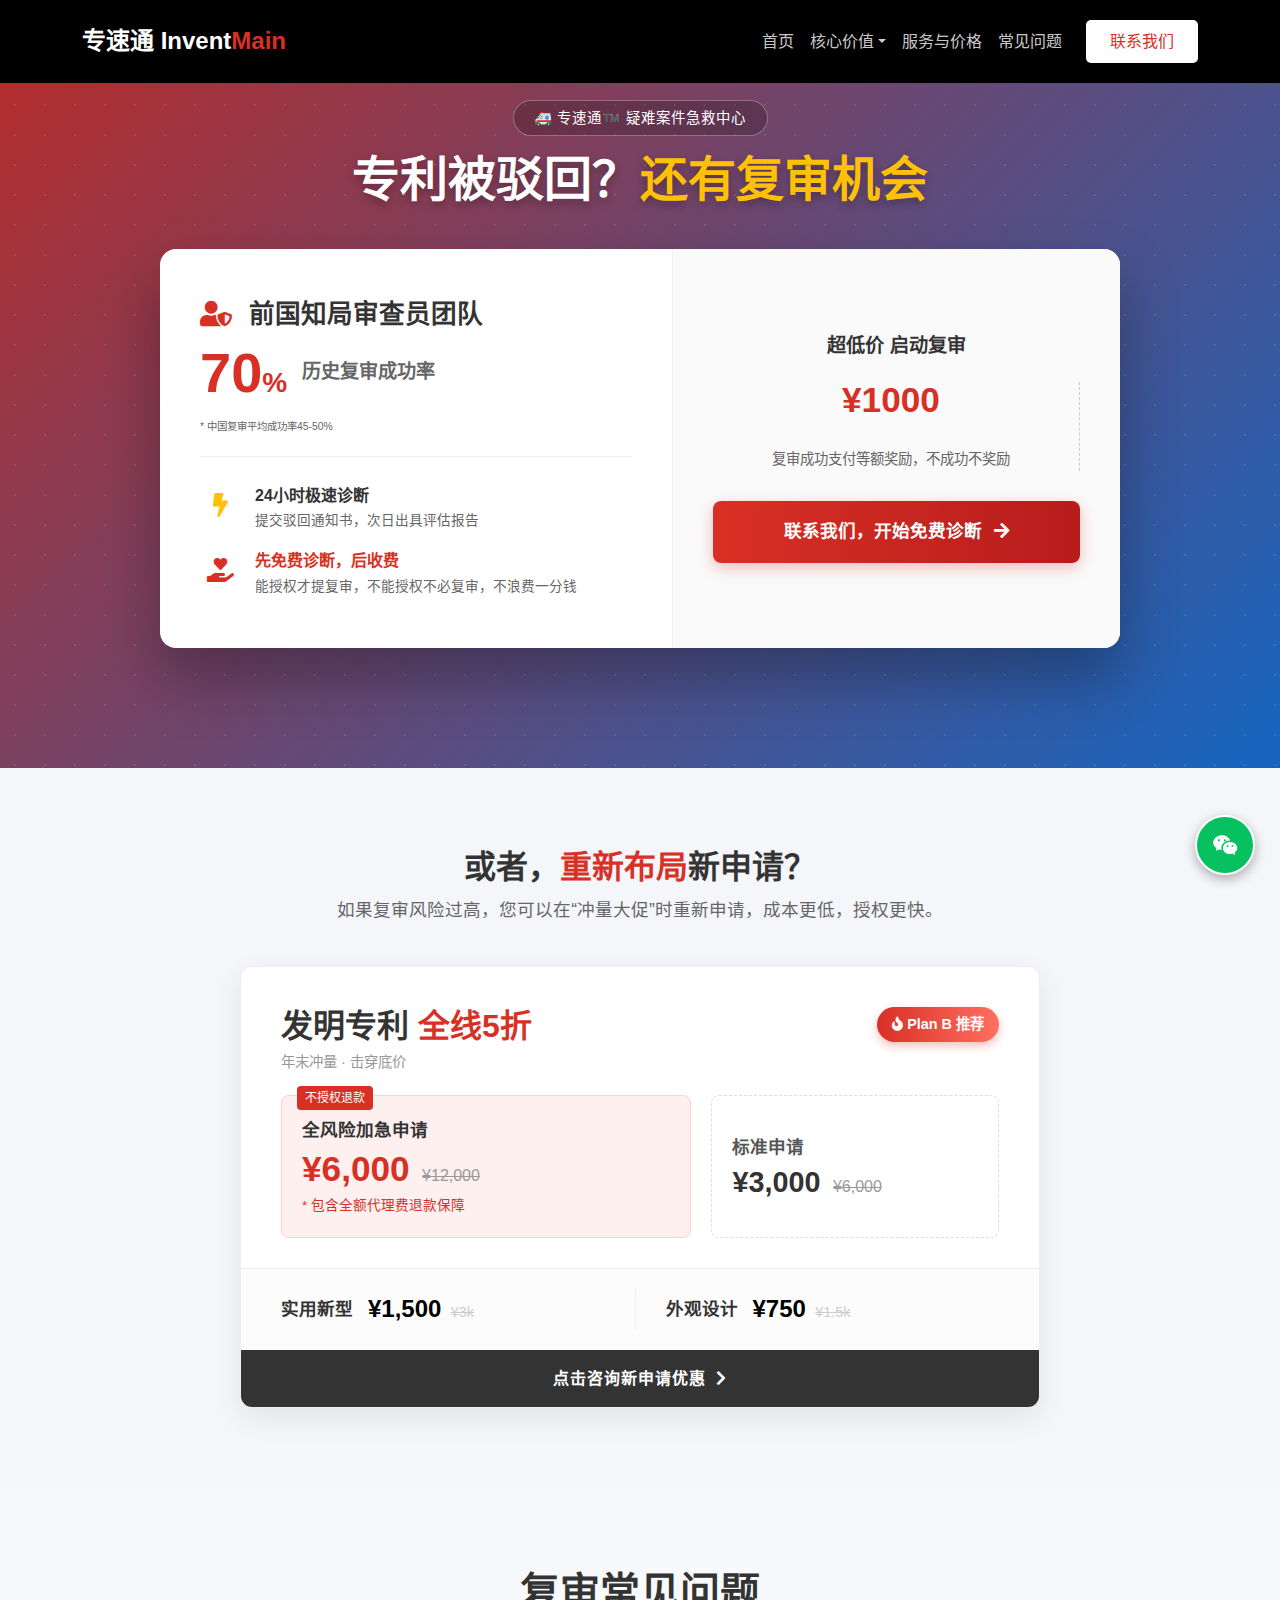
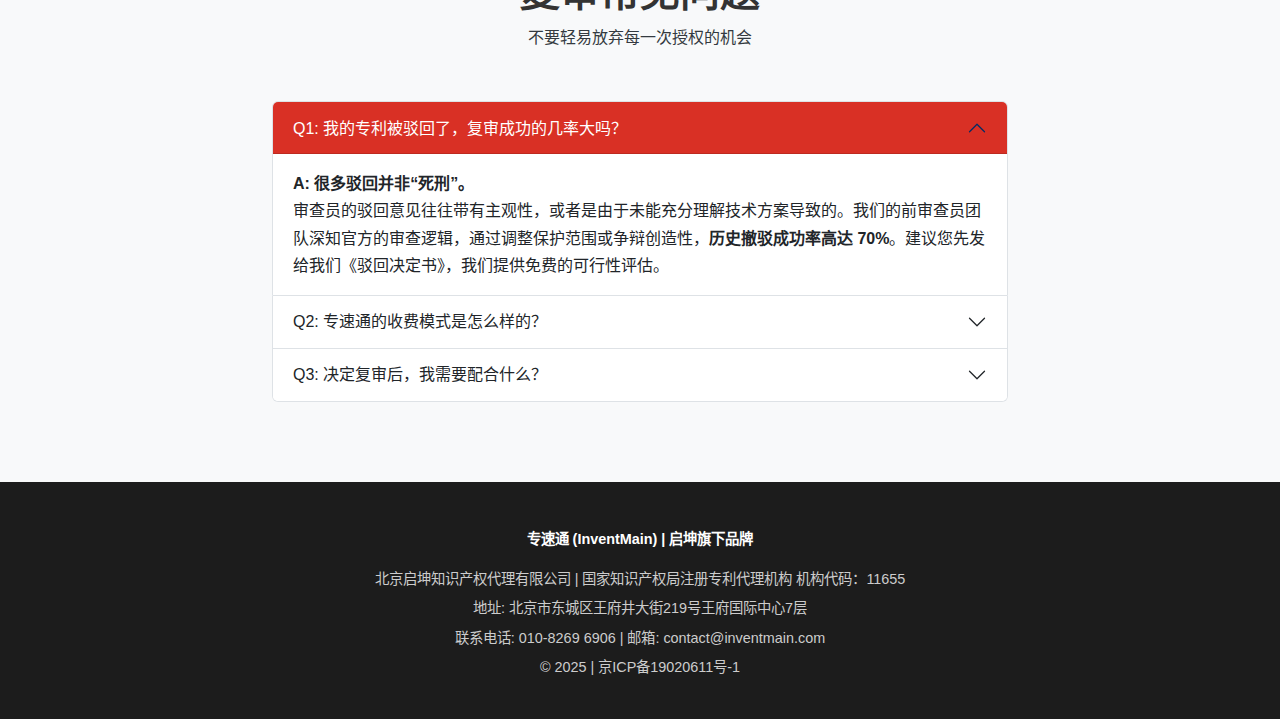
<file: reexam.html>
<!DOCTYPE html>
<html lang="zh-CN">
<head>
    <meta charset="UTF-8">
    <meta name="viewport" content="width=device-width, initial-scale=1.0">
    <title>专速通 — 专利驳回/复审急救专家 | 免费诊断</title>
    <meta name="description" content="收到专利驳回通知书？专速通提供前审查员团队免费诊断。历史复审撤驳率60%，先诊断后收费，不成功不收成功奖励。">
    <meta name="keywords" content="专利复审, 专利驳回, 专利答辩, 专利救济, 驳回通知书, 前审查员, 专速通">

    <link href="https://cdn.jsdelivr.net/npm/bootstrap@5.3.3/dist/css/bootstrap.min.css" rel="stylesheet">
    <link rel="stylesheet" href="https://cdn.jsdelivr.net/npm/bootstrap-icons@1.11.3/font/bootstrap-icons.min.css">
    <link rel="stylesheet" href="https://cdnjs.cloudflare.com/ajax/libs/font-awesome/5.15.4/css/all.min.css">
    
    <style>
        :root { 
            --primary-color: #d93025; 
            --secondary-color: #ffc107; 
            --dark-color: #212529; 
            --light-color: #ffffff; 
            --gray-color: #f8f9fa; 
            --text-color: #343a40; 
        }
        body { font-family: -apple-system, BlinkMacSystemFont, "Segoe UI", "Microsoft YaHei", Roboto, "Helvetica Neue", Arial, sans-serif; line-height: 1.7; color: var(--text-color); }
        
        /* 导航栏 */
        .navbar { background: #000; padding: 1rem 1.5rem; } 
        .navbar-brand { color: var(--light-color) !important; font-size: 1.5rem; font-weight: bold; }
        .navbar-brand .logo-main { color: var(--primary-color); }
        .navbar .nav-link { color: rgba(255,255,255,0.8); font-weight: 500; } 
        .navbar .nav-link:hover, .navbar .nav-link.active { color: var(--secondary-color); } 
        .nav-contact-btn { padding: 0.5rem 1.5rem !important; border-radius: 5px; background: var(--light-color); color: var(--primary-color) !important; font-weight: bold; margin-left: 1rem; } 
        .nav-contact-btn:hover { background: #eee; color: #b02117 !important; }

        /* FAQ 样式 (复用 index.html) */
        .faq-section { background-color: var(--gray-color); padding: 80px 0; } 
        .section-title { text-align: center; margin-bottom: 50px; }
        .section-title h2 { font-size: 2.5rem; font-weight: 700; color: #333; }
        .accordion-button:not(.collapsed) { 
            color: #fff; 
            background-color: var(--primary-color); 
            box-shadow: inset 0 -1px 0 rgba(0,0,0,.125); 
        }
        .accordion-button:focus { border-color: var(--primary-color); box-shadow: 0 0 0 0.25rem rgba(217, 48, 37, 0.25); }

        /* 悬浮按钮 */
        .floating-contact-btn { position: fixed; right: 25px; bottom: 25px; z-index: 1050; }
        .floating-contact-btn button { background: #07C160; border: 2px solid #fff; border-radius: 50%; width: 60px; height: 60px; box-shadow: 0 4px 12px rgba(0,0,0,0.3); color: #fff; font-size: 24px; display: flex; align-items: center; justify-content: center; }
        
        footer { background-color: #1C1C1C; color: #ccc; padding: 40px 0; text-align: center; font-size: 0.9rem; } footer p, footer a { margin: 5px 0; color: #ccc; text-decoration: none; } footer a:hover { text-decoration: underline; } footer .footer-brand-tagline { font-weight: bold; color: #fff; margin-bottom: 15px; }
        @media (max-width: 991.98px) { .nav-contact-btn { margin-left: 0; margin-top: 1rem; text-align: center; display: block; } }
    </style>
</head>
<body>
    <header>
        <nav class="navbar navbar-expand-lg navbar-dark fixed-top">
            <div class="container">
                <a class="navbar-brand" href="index.html">专速通 Invent<span class="logo-main">Main</span></a>
                <button class="navbar-toggler" type="button" data-bs-toggle="collapse" data-bs-target="#navbarNav"><span class="navbar-toggler-icon"></span></button>
                <div class="collapse navbar-collapse" id="navbarNav">
                    <ul class="navbar-nav ms-auto align-items-center">
                        <li class="nav-item"><a class="nav-link" href="index.html">首页</a></li>
                        <li class="nav-item dropdown">
                            <a class="nav-link dropdown-toggle" href="#" id="navbarDropdown" role="button" data-bs-toggle="dropdown" aria-expanded="false">核心价值</a>
                            <ul class="dropdown-menu" aria-labelledby="navbarDropdown">
                                <li><a class="dropdown-item" href="ip-capital.html">知识产权实缴</a></li>
                                <li><a class="dropdown-item" href="gov-subsidies.html">政府资质与补贴</a></li>
                            </ul>
                        </li>
                        <li class="nav-item"><a class="nav-link" href="services.html">服务与价格</a></li>
                        <li class="nav-item"><a class="nav-link" href="#faq">常见问题</a></li>
                        <li class="nav-item"><a class="nav-link nav-contact-btn" href="#" data-bs-toggle="modal" data-bs-target="#wechatModal">联系我们</a></li>
                    </ul>
                </div>
            </div>
        </nav>
    </header>

<main>

<section class="hero" role="banner" style="position: relative; background: linear-gradient(135deg, #b92b27 0%, #1565C0 100%); padding: 100px 0 120px; overflow: hidden;">
    <div style="position: absolute; top: 0; left: 0; width: 100%; height: 100%; opacity: 0.1; background-image: radial-gradient(#fff 1px, transparent 1px); background-size: 30px 30px;"></div>

    <div class="container" style="position: relative; z-index: 2;">
        
        <div style="text-align: center; margin-bottom: 40px; color: #fff;">
            <div style="display: inline-block; border: 1px solid rgba(255,255,255,0.3); background: rgba(0,0,0,0.2); padding: 5px 20px; border-radius: 30px; font-size: 0.9em; margin-bottom: 15px; letter-spacing: 1px;">
                🚑 专速通™️ 疑难案件急救中心
            </div>
            <h1 style="font-size: 3rem; font-weight: 800; margin-bottom: 0; text-shadow: 0 4px 10px rgba(0,0,0,0.3);">
                专利被驳回？<span style="color: #ffc107;">还有复审机会</span>
            </h1>
        </div>
        
        <a href="#" class="open-zst-modal-trigger" data-bs-toggle="modal" data-bs-target="#wechatModal" style="display: block; text-decoration: none; max-width: 960px; margin: 0 auto; background: #fff; border-radius: 16px; box-shadow: 0 30px 60px rgba(0,0,0,0.3); overflow: hidden; transition: transform 0.3s; cursor: pointer; color: #333;">
            
            <div style="display: flex; flex-wrap: wrap;">
                
                <div style="flex: 1; padding: 50px 40px; min-width: 320px; border-right: 1px solid #f0f0f0; display: flex; flex-direction: column; justify-content: center;">
                    
                    <div style="margin-bottom: 25px; padding-bottom: 20px; border-bottom: 1px solid #eee;">
                        <h3 style="font-size: 1.6rem; font-weight: 800; color: #333; margin: 0 0 15px 0;">
                            <i class="fas fa-user-shield" style="color: #d93025; margin-right: 10px;"></i> 前国知局审查员团队
                        </h3>
                        <div style="display: flex; align-items: center;">
                            <div style="font-size: 3.5rem; font-weight: 900; line-height: 1; color: #d93025; margin-right: 15px;">
                                70<span style="font-size: 0.5em;">%</span>
                            </div>
                            <div style="font-size: 1.2em; color: #666; line-height: 1.4;">
                                <strong>历史复审成功率</strong><br>
                                
                                
                            </div>
                            
                        </div>
                        <div style="font-size: 0.65em; color: #666;"><br>* 中国复审平均成功率45-50%</div>
                    </div>

                    <div style="display: flex; align-items: center; margin-bottom: 15px;">
                        <div style="width: 40px; text-align: center; margin-right: 15px;">
                            <i class="fas fa-bolt" style="color: #ffc107; font-size: 1.5em;"></i>
                        </div>
                        <div>
                            <div style="font-weight: bold; color: #333;">24小时极速诊断</div>
                            <div style="font-size: 0.85em; color: #666;">提交驳回通知书，次日出具评估报告</div>
                        </div>
                    </div>

                    <div style="display: flex; align-items: center;">
                        <div style="width: 40px; text-align: center; margin-right: 15px;">
                            <i class="fas fa-hand-holding-heart" style="color: #d93025; font-size: 1.5em;"></i>
                        </div>
                        <div>
                            <div style="font-weight: bold; color: #d93025;">先免费诊断，后收费</div>
                            <div style="font-size: 0.85em; color: #666;">能授权才提复审，不能授权不必复审，不浪费一分钱</div>
                        </div>
                    </div>

                </div>

                <div style="flex: 0.85; padding: 50px 40px; min-width: 300px; background: #fafafa; display: flex; flex-direction: column; justify-content: center; position: relative;">
                    


                    <div style="text-align: center; margin-bottom: 25px;">
                        <h4 style="font-weight: bold; font-size: 1.2rem; color: #333; margin: 0;">超低价 启动复审</h4>
                    </div>

                    <div style="display: flex; justify-content: space-between; align-items: stretch; margin-bottom: 30px;">
                        
                        <div style="flex: 1; text-align: center; border-right: 1px dashed #ccc; padding-right: 10px;">
                            <div style="font-size: 2.2rem; font-weight: 900; color:  #d93025; line-height: 1;">¥1000</div>
                            <div style="font-size: 0.9em; color: #666; margin-top: 5px;"><br>复审成功支付等额奖励，不成功不奖励</div>
                        </div>

                    </div>

                    <div style="background: linear-gradient(90deg, #d93025, #b71c1c); color: #fff; text-align: center; padding: 16px; border-radius: 8px; font-size: 1.1em; font-weight: bold; transition: background 0.3s; box-shadow: 0 5px 15px rgba(217, 48, 37, 0.3);">
                        联系我们，开始免费诊断 <i class="fas fa-arrow-right" style="margin-left: 8px;"></i>
                    </div>

                </div>

            </div>
        </a>
    </div>
</section>

<section id="promo-plan-b" style="background-color: #f4f6f9; padding: 80px 0;">
    <div class="container">
        
        <div class="section-title" style="margin-bottom: 40px;">
            <h2 style="font-size: 2rem; font-weight: 700; color: #333;">
                或者，<span style="color: var(--primary-color);">重新布局</span>新申请？
            </h2>
            <p style="font-size: 1.1rem; color: #666; margin-top: 10px;">
                如果复审风险过高，您可以在“冲量大促”时重新申请，成本更低，授权更快。
            </p>
        </div>

        <a href="#" class="open-zst-modal-trigger" style="display: block; text-decoration: none; max-width: 800px; margin: 0 auto; background: #fff; border-radius: 12px; box-shadow: 0 10px 30px rgba(0,0,0,0.08); overflow: hidden; transition: transform 0.3s; cursor: pointer; color: #333; border: 1px solid #eee;">
            
            <div style="padding: 40px 40px 30px 40px;">
                <div style="display: flex; justify-content: space-between; align-items: flex-start; margin-bottom: 20px;">
                    <div>
                        <h3 style="text-align: left; margin: 0; font-size: 2em; font-weight: 800; color: #333;">
                            发明专利 <span style="color: #d93025;">全线5折</span>
                        </h3>
                        <p style="color: #999; margin: 5px 0 0 0; font-size: 0.9rem;">年末冲量 · 击穿底价</p>
                    </div>
                    <div style="background: linear-gradient(90deg, #d93025, #ff6f61); color: #fff; padding: 5px 15px; border-radius: 50px; font-weight: bold; font-size: 0.9em; box-shadow: 0 4px 10px rgba(217, 48, 37, 0.3);">
                        <i class="fas fa-fire"></i> Plan B 推荐
                    </div>
                </div>

                <div style="display: flex; flex-wrap: wrap; gap: 20px;">
                    
                    <div style="flex: 1.5; background: #fff0f0; border: 1px solid #ffcdd2; border-radius: 8px; padding: 20px; position: relative;">
                        <div style="position: absolute; top: -10px; left: 15px; background: #d93025; color: #fff; font-size: 0.75em; padding: 2px 8px; border-radius: 4px;">不授权退款</div>
                        <div style="font-weight: bold; color: #333; font-size: 1.1em; margin-bottom: 5px;">全风险加急申请</div>
                        <div>
                            <span style="color: #d93025; font-size: 2.2em; font-weight: bold; line-height: 1;">¥6,000</span>
                            <span style="text-decoration: line-through; color: #999; margin-left: 8px;">¥12,000</span>
                        </div>
                        <div style="font-size: 0.85em; color: #d93025; margin-top: 5px;">* 包含全额代理费退款保障</div>
                    </div>

                    <div style="flex: 1; border: 1px dashed #ddd; border-radius: 8px; padding: 20px; display: flex; flex-direction: column; justify-content: center;">
                        <div style="font-weight: bold; color: #555; font-size: 1.1em; margin-bottom: 5px;">标准申请</div>
                        <div>
                            <span style="color: #333; font-size: 1.8em; font-weight: bold; line-height: 1;">¥3,000</span>
                            <span style="text-decoration: line-through; color: #999; margin-left: 8px;">¥6,000</span>
                        </div>
                    </div>
                </div>
            </div>

            <div style="background: #fcfcfc; padding: 20px 40px; border-top: 1px solid #eee; display: flex; flex-wrap: wrap; justify-content: space-between; align-items: center;">
                
                <div style="flex: 1; display: flex; align-items: center; border-right: 1px solid #eee; padding-right: 20px;">
                    <div style="margin-right: 15px;">
                        <div style="font-weight: bold; font-size: 1.1em; color: #333;">实用新型</div>
                    </div>
                    <div>
                        <span style="color: #000; font-size: 1.5em; font-weight: bold;">¥1,500</span>
                        <span style="text-decoration: line-through; color: #ccc; font-size: 0.9em; margin-left: 5px;">¥3k</span>
                    </div>
                </div>

                <div style="flex: 1; display: flex; align-items: center; padding-left: 30px;">
                    <div style="margin-right: 15px;">
                        <div style="font-weight: bold; font-size: 1.1em; color: #333;">外观设计</div>
                    </div>
                    <div>
                        <span style="color: #000; font-size: 1.5em; font-weight: bold;">¥750</span>
                        <span style="text-decoration: line-through; color: #ccc; font-size: 0.9em; margin-left: 5px;">¥1.5k</span>
                    </div>
                </div>
            </div>
            
<div class="open-zst-modal-trigger" data-bs-toggle="modal" data-bs-target="#wechatModal" style="background: #333; color: #fff; font-size: 1em; font-weight: bold; text-align: center; padding: 15px; letter-spacing: 1px; cursor: pointer;">
    点击咨询新申请优惠 <i class="fas fa-chevron-right" style="margin-left: 5px;"></i>
</div>
        </a>

    </div>
</section>

<section id="faq" class="faq-section">
    <div class="container">
        <div class="section-title">
            <h2>复审常见问题</h2>
            <p>不要轻易放弃每一次授权的机会</p>
        </div>
        <div class="row justify-content-center"><div class="col-lg-8">
            <div class="accordion" id="faqAccordion">
                
                <div class="accordion-item">
                    <h2 class="accordion-header">
                        <button class="accordion-button" type="button" data-bs-toggle="collapse" data-bs-target="#q1">
                            Q1: 我的专利被驳回了，复审成功的几率大吗？
                        </button>
                    </h2>
                    <div id="q1" class="accordion-collapse collapse show" data-bs-parent="#faqAccordion">
                        <div class="accordion-body">
                            <strong>A: 很多驳回并非“死刑”。</strong><br>
                            审查员的驳回意见往往带有主观性，或者是由于未能充分理解技术方案导致的。我们的前审查员团队深知官方的审查逻辑，通过调整保护范围或争辩创造性，<strong>历史撤驳成功率高达 70%</strong>。建议您先发给我们《驳回决定书》，我们提供免费的可行性评估。
                        </div>
                    </div>
                </div>

                <div class="accordion-item">
                    <h2 class="accordion-header">
                        <button class="accordion-button collapsed" type="button" data-bs-toggle="collapse" data-bs-target="#q2">
                            Q2: 专速通的收费模式是怎么样的？
                        </button>
                    </h2>
                    <div id="q2" class="accordion-collapse collapse" data-bs-parent="#faqAccordion">
                        <div class="accordion-body">
                            <strong>A: 这是我们推出的基础加风险模式。</strong><br>
                            您前期只需支付 <strong>¥1000</strong> 的基础代理费（用于撰写复审请求书及官方流程）。只有当专利复审成功、收到《复审决定书》撤销驳回后，您才需要支付 <strong>¥1000</strong> 的成功奖励。如果复审维持驳回，我们不收取这笔奖励费，最大程度降低您的试错成本。
                        </div>
                    </div>
                </div>

                <div class="accordion-item">
                    <h2 class="accordion-header">
                        <button class="accordion-button collapsed" type="button" data-bs-toggle="collapse" data-bs-target="#q3">
                            Q3: 决定复审后，我需要配合什么？
                        </button>
                    </h2>
                    <div id="q3" class="accordion-collapse collapse" data-bs-parent="#faqAccordion">
                        <div class="accordion-body">
                            <strong>A: 流程非常简单。</strong><br>
                            第一步：将国知局下发的《驳回决定书》发给我们的顾问。<br>
                            第二步：我们会在 24 小时内出具评估报告。如果建议复审，我们会安排资深专利代理人与您沟通需求。<br>
                            第三步：复审请求的撰写、提交、答辩全权由我们负责。
                        </div>
                    </div>
                </div>

            </div>
        </div></div>
    </div>
</section>

</main>
    
<footer>
    <div class="container">
        <p class="footer-brand-tagline">专速通 (InventMain) | 启坤旗下品牌</p>
        <p>北京启坤知识产权代理有限公司 | 国家知识产权局注册专利代理机构 机构代码：11655</p>
        <p>地址: 北京市东城区王府井大街219号王府国际中心7层</p>
        <p>联系电话: <a href="tel:010-82696906">010-8269 6906</a> | 邮箱: <a href="mailto:contact@inventmain.com">contact@inventmain.com</a></p>
        <p class="mb-0">&copy; 2025 | <a href="https://beian.miit.gov.cn/" target="_blank" rel="noopener noreferrer">京ICP备19020611号-1</a></p>
    </div>
</footer>

<div class="floating-contact-btn">
    <button id="open-wechat-modal" aria-label="添加微信咨询" data-bs-toggle="modal" data-bs-target="#wechatModal">
        <i class="bi bi-wechat"></i>
    </button>
</div>

<div class="modal fade" id="wechatModal" tabindex="-1" aria-labelledby="wechatModalLabel" aria-hidden="true">
  <div class="modal-dialog modal-sm modal-dialog-centered">
    <div class="modal-content text-center p-3">
      <div class="modal-header border-0"><h5 class="modal-title w-100" id="wechatModalLabel">扫码添加专速通顾问</h5><button type="button" class="btn-close" data-bs-dismiss="modal" aria-label="Close"></button></div>
      <div class="modal-body"><img src="images/微信二维码.jpg" alt="专速通顾问微信二维码" class="img-fluid"><p class="small mt-2 mb-0">或拨打 <a href="tel:010-82696906">010-8269 6906</a></p></div>
    </div>
  </div>
</div>

<script src="https://cdn.jsdelivr.net/npm/bootstrap@5.3.3/dist/js/bootstrap.bundle.min.js"></script>
</body>
</html>
</file>
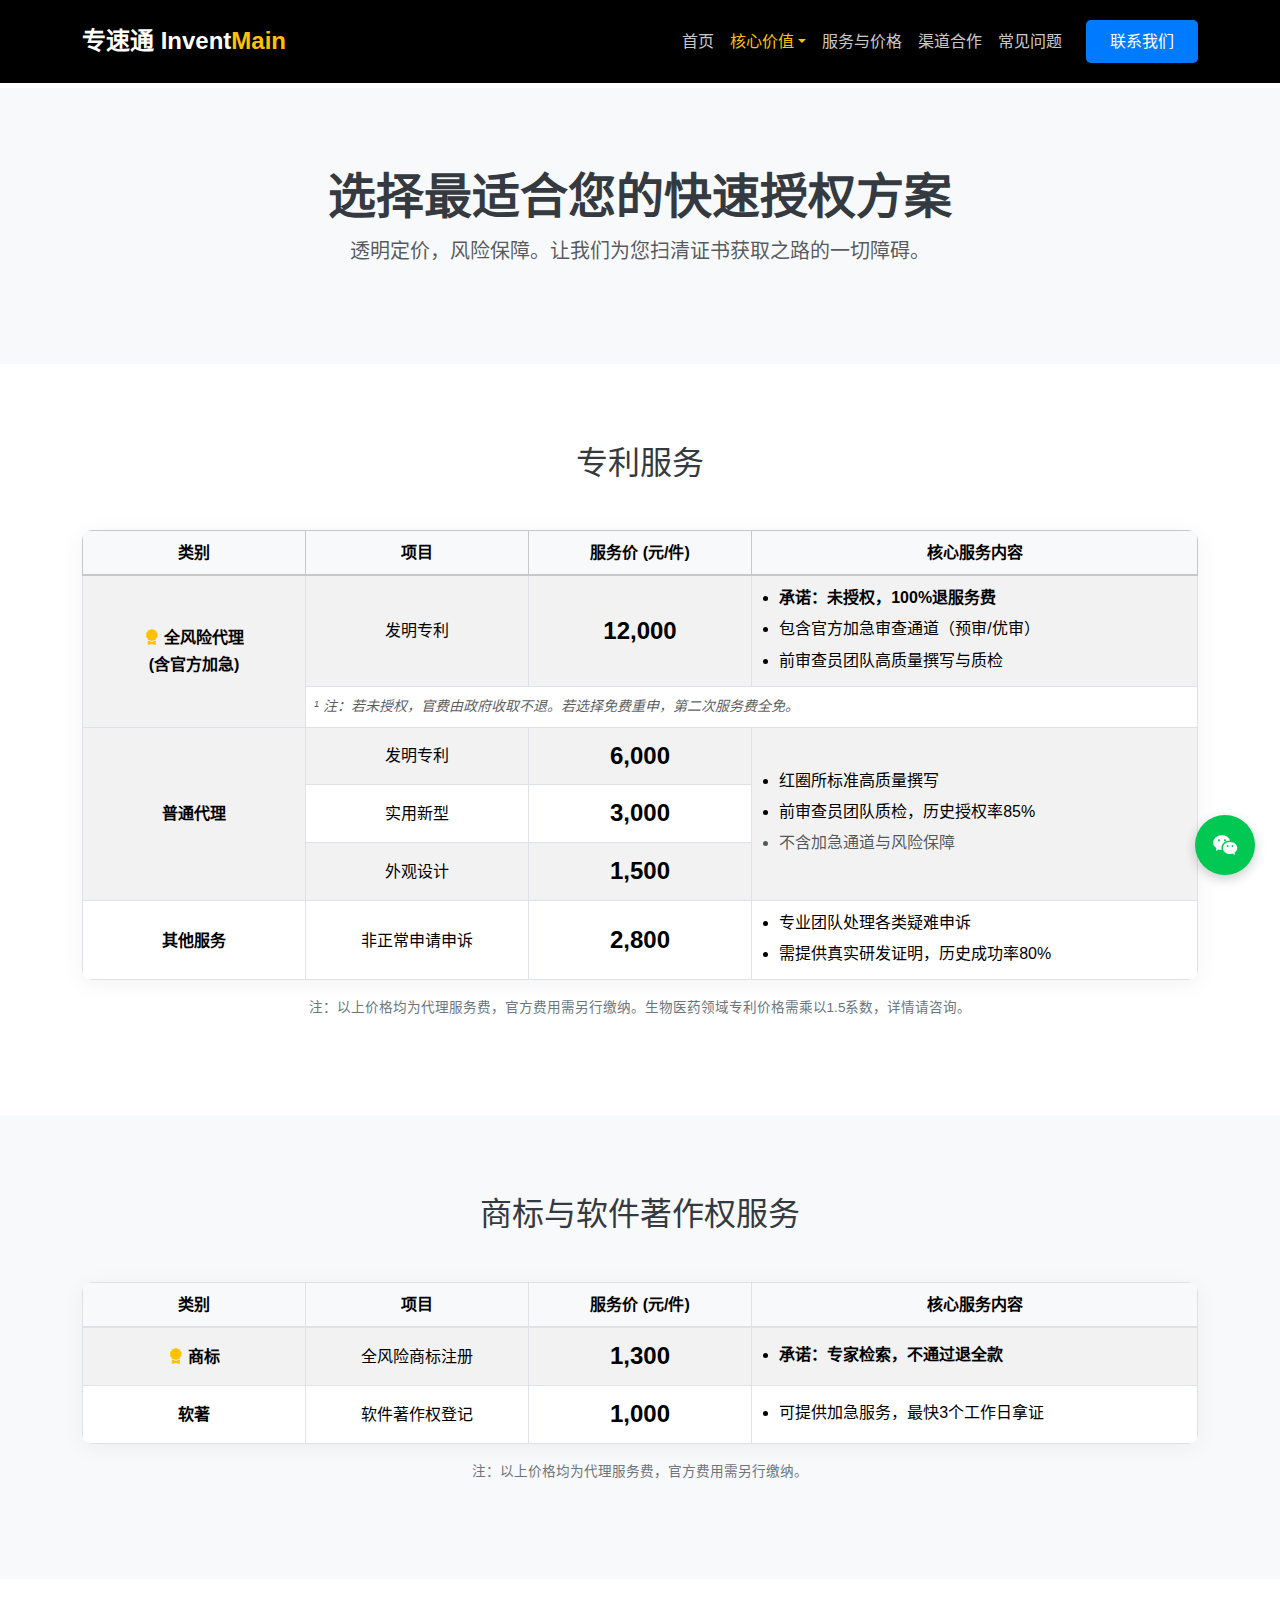
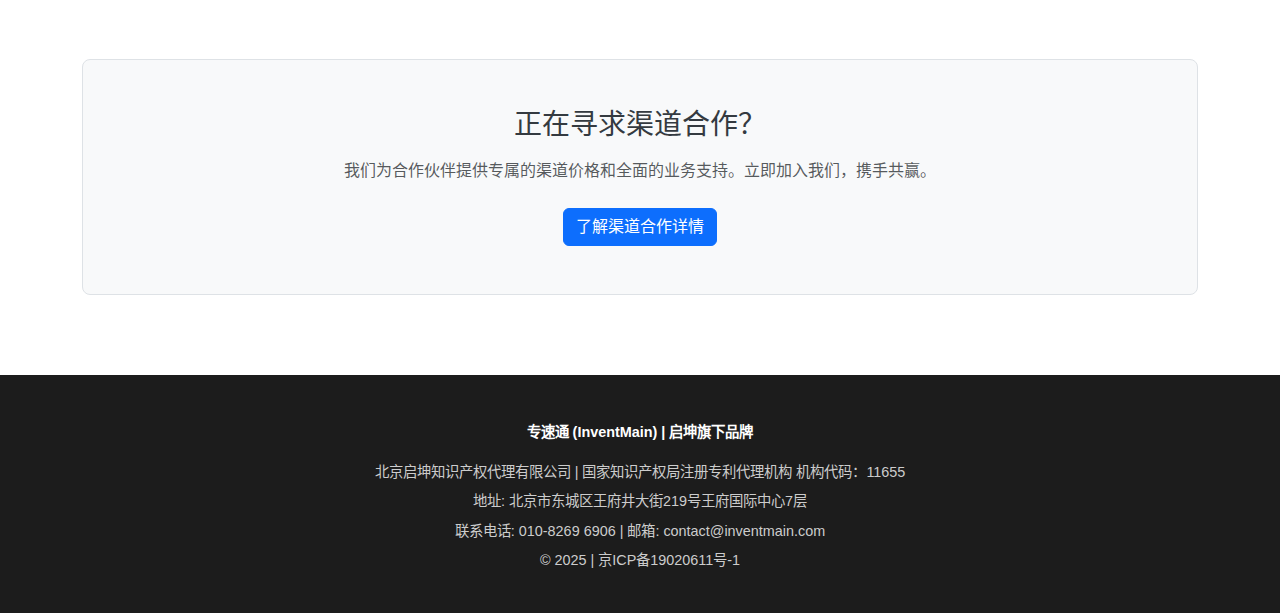
<file: services.html>
<!DOCTYPE html>
<html lang="zh-CN">
<head>
    <meta charset="UTF-8">
    <meta name="viewport" content="width=device-width, initial-scale=1.0">
    <title>服务与价格 - 专速通 (InventMain)</title>
    <meta name="description" content="查看专速通(InventMain)的专利、商标、软著申请服务的透明价格。我们提供“不授权退款”的专利授权全风险代理和标准代理服务。">
    <meta name="keywords" content="专利申请价格, 商标注册费用, 软著登记费用, 专速通, InventMain, 价格表">
    <link href="https://cdn.jsdelivr.net/npm/bootstrap@5.3.3/dist/css/bootstrap.min.css" rel="stylesheet">
    <link rel="stylesheet" href="https://cdn.jsdelivr.net/npm/bootstrap-icons@1.11.3/font/bootstrap-icons.min.css">
    <style>
        :root { --primary-color: #007bff; --secondary-color: #ffc107; --dark-color: #212529; --light-color: #ffffff; --gray-color: #f8f9fa; --text-color: #343a40; }
        body { font-family: -apple-system, BlinkMacSystemFont, "Segoe UI", "Microsoft YaHei", Roboto, "Helvetica Neue", Arial, sans-serif; line-height: 1.7; color: var(--text-color); }
        .navbar { background: #000; padding: 1rem 1.5rem; }
        .navbar-brand { color: var(--light-color) !important; font-size: 1.5rem; font-weight: bold; }
        .navbar-brand .logo-main { color: var(--secondary-color); }
        .navbar .nav-link { color: rgba(255,255,255,0.8); font-weight: 500; }
        .navbar .nav-link:hover, .navbar .nav-link.active { color: var(--secondary-color); }
        .nav-contact-btn { padding: 0.5rem 1.5rem !important; border-radius: 5px; background: var(--primary-color); color: var(--light-color) !important; font-weight: bold; margin-left: 1rem; }
        .nav-contact-btn:hover { background: #0056b3; }
        .page-header { padding: 80px 0; background-color: var(--gray-color); text-align: center; margin-top: 88px; } .page-header h1 { font-weight: 700; }
        section { padding: 80px 0; }
        .price-table { border-radius: 10px; overflow: hidden; box-shadow: 0 4px 25px rgba(0,0,0,0.05); } .price-table .table { margin-bottom: 0; } .price-table .table thead th { background-color: var(--gray-color); border-bottom-width: 2px; } .price-table .table td, .price-table .table th { vertical-align: middle; }
        .risk-guarantee-row { background-color: rgba(255, 193, 7, 0.1); } .risk-guarantee-row .bi-award-fill { color: var(--secondary-color); }
        .service-details ul { padding-left: 1.2rem; margin-bottom: 0; } .service-details li { margin-bottom: 0.25rem; }
        .highlight-price { font-size: 1.5rem; font-weight: bold; color: var(--primary-color); }
        .table-footnote { font-size: 0.85rem; color: #6c757d; margin-top: 1rem; }
        footer { background-color: #1C1C1C; color: #ccc; padding: 40px 0; text-align: center; font-size: 0.9rem; } footer p, footer a { margin: 5px 0; color: #ccc; text-decoration: none; } footer a:hover { text-decoration: underline; } footer .footer-brand-tagline { font-weight: bold; color: #fff; margin-bottom: 15px; }
        .floating-contact-btn { position: fixed; right: 25px; bottom: 25px; z-index: 1050; }
        .floating-contact-btn button { background: #00C853; border: none; border-radius: 50%; width: 60px; height: 60px; box-shadow: 0 4px 12px rgba(0,0,0,0.2); color: #fff; font-size: 24px; display: flex; align-items: center; justify-content: center; }
        
        /* Responsive/Multi-device Adaptation */
        @media (max-width: 991.98px) { 
            .nav-contact-btn { margin-left: 0; margin-top: 1rem; text-align: center; display: block; } 
            .page-header { margin-top: 72px; }
        }
    </style>
    <script type="application/ld+json">
    { 
        "@context": "https://schema.org", 
        "@type": "WebPage", 
        "name": "服务与价格 - 专速通 (InventMain)", 
        "url": "https://www.inventmain.com/services.html", 
        "mainEntity": { 
            "@type": "OfferCatalog", 
            "name": "知识产权快速授权服务", 
            "itemListElement": [ 
                { "@type": "Offer", "itemOffered": { "@type": "Service", "name": "发明专利全风险代理 (含官方加急)", "description": "承诺：未授权，100%退服务费。包含官方加急审查通道（预审/优审），前审查员团队高质量撰写与质检。" }, "priceSpecification": { "@type": "PriceSpecification", "price": "12000", "priceCurrency": "CNY" } },
                { "@type": "Offer", "itemOffered": { "@type": "Service", "name": "发明专利普通代理", "description": "红圈所标准高质量撰写，前审查员团队质检，历史授权率85%。" }, "priceSpecification": { "@type": "PriceSpecification", "price": "6000", "priceCurrency": "CNY" } },
                { "@type": "Offer", "itemOffered": { "@type": "Service", "name": "实用新型普通代理", "description": "红圈所标准高质量撰写，前审查员团队质检。" }, "priceSpecification": { "@type": "PriceSpecification", "price": "3000", "priceCurrency": "CNY" } },
                { "@type": "Offer", "itemOffered": { "@type": "Service", "name": "外观设计普通代理", "description": "红圈所标准高质量撰写，前审查员团队质检。" }, "priceSpecification": { "@type": "PriceSpecification", "price": "1500", "priceCurrency": "CNY" } },
                { "@type": "Offer", "itemOffered": { "@type": "Service", "name": "全风险商标注册", "description": "承诺：专家检索，不通过退全款。" }, "priceSpecification": { "@type": "PriceSpecification", "price": "1300", "priceCurrency": "CNY" } },
                { "@type": "Offer", "itemOffered": { "@type": "Service", "name": "软件著作权登记", "description": "可提供加急服务，最快3个工作日拿证。" }, "priceSpecification": { "@type": "PriceSpecification", "price": "1000", "priceCurrency": "CNY" } } 
            ] 
        } 
    }
    </script>
</head>
<body>
    <header>
        <nav class="navbar navbar-expand-lg navbar-dark fixed-top">
            <div class="container">
                <a class="navbar-brand" href="index.html">专速通 Invent<span class="logo-main">Main</span></a>
                <button class="navbar-toggler" type="button" data-bs-toggle="collapse" data-bs-target="#navbarNav"><span class="navbar-toggler-icon"></span></button>
                <div class="collapse navbar-collapse" id="navbarNav">
                    <ul class="navbar-nav ms-auto align-items-center">
                        <li class="nav-item"><a class="nav-link" href="index.html">首页</a></li>
                        <li class="nav-item dropdown">
                            <a class="nav-link dropdown-toggle active" href="#" id="navbarDropdown" role="button" data-bs-toggle="dropdown" aria-expanded="false">核心价值</a>
                            <ul class="dropdown-menu" aria-labelledby="navbarDropdown">
                                <li><a class="dropdown-item" href="ip-capital.html">知识产权实缴</a></li>
                                <li><a class="dropdown-item" href="gov-subsidies.html">政府资质与补贴</a></li>
                                <li><a class="dropdown-item" href="academic-advancement.html">职称 & 学位申请</a></li>
                            </ul>
                        </li>
                        <li class="nav-item"><a class="nav-link" href="services.html">服务与价格</a></li>
                        <li class="nav-item"><a class="nav-link" href="partners.html">渠道合作</a></li>
                        <li class="nav-item"><a class="nav-link" href="faq.html">常见问题</a></li>
                        <li class="nav-item"><a class="nav-link nav-contact-btn" href="contact.html">联系我们</a></li>
                    </ul>
                </div>
            </div>
        </nav>
    </header>

    <main>
        <section class="page-header">
            <div class="container">
                <h1 class="display-5">选择最适合您的快速授权方案</h1>
                <p class="lead text-muted col-lg-8 mx-auto">透明定价，风险保障。让我们为您扫清证书获取之路的一切障碍。</p>
            </div>
        </section>

        <section id="patent-prices" class="container">
            <h2 class="text-center mb-5">专利服务</h2>
            <div class="price-table table-responsive">
                <table class="table table-bordered table-striped text-center">
                    <thead class="table-light"><tr><th style="width: 20%;">类别</th><th style="width: 20%;">项目</th><th style="width: 20%;">服务价 (元/件)</th><th style="width: 40%;">核心服务内容</th></tr></thead>
                    <tbody>
                        <tr class="risk-guarantee-row">
                            <td rowspan="2" class="fw-bold"><i class="bi bi-award-fill"></i> 全风险代理<br>(含官方加急)</td><td>发明专利</td><td class="highlight-price">12,000</td>
                            <td class="text-start service-details"><ul><li><strong>承诺：未授权，100%退服务费</strong></li><li>包含官方加急审查通道（预审/优审）</li><li>前审查员团队高质量撰写与质检</li></ul></td>
                        </tr>
                        <tr class="risk-guarantee-row"><td colspan="3" class="text-start text-muted small p-2"><em>¹ 注：若未授权，官费由政府收取不退。若选择免费重申，第二次服务费全免。</em></td></tr>
                        <tr>
                            <td rowspan="3" class="fw-bold">普通代理</td><td>发明专利</td><td class="highlight-price">6,000</td>
                            <td rowspan="3" class="text-start service-details"><ul><li>红圈所标准高质量撰写</li><li>前审查员团队质检，历史授权率85%</li><li class="text-muted">不含加急通道与风险保障</li></ul></td>
                        </tr>
                        <tr><td>实用新型</td><td class="highlight-price">3,000</td></tr>
                        <tr><td>外观设计</td><td class="highlight-price">1,500</td></tr>
                        <tr>
                            <td class="fw-bold">其他服务</td><td>非正常申请申诉</td><td class="highlight-price">2,800</td>
                            <td class="text-start service-details"><ul><li>专业团队处理各类疑难申诉</li><li>需提供真实研发证明，历史成功率80%</li></ul></td>
                        </tr>
                    </tbody>
                </table>
            </div>
            <p class="table-footnote text-center">注：以上价格均为代理服务费，官方费用需另行缴纳。生物医药领域专利价格需乘以1.5系数，详情请咨询。</p>
        </section>

        <section id="other-prices" class="bg-light">
            <div class="container">
                <h2 class="text-center mb-5">商标与软件著作权服务</h2>
                <div class="price-table table-responsive">
                    <table class="table table-bordered table-striped text-center">
                        <thead><tr><th style="width: 20%;">类别</th><th style="width: 20%;">项目</th><th style="width: 20%;">服务价 (元/件)</th><th style="width: 40%;">核心服务内容</th></tr></thead>
                        <tbody>
                            <tr class="risk-guarantee-row">
                                <td class="fw-bold"><i class="bi bi-award-fill"></i> 商标</td><td>全风险商标注册</td><td class="highlight-price">1,300</td>
                                <td class="text-start service-details"><ul><li><strong>承诺：专家检索，不通过退全款</strong></li></ul></td>
                            </tr>
                            <tr>
                                <td class="fw-bold">软著</td><td>软件著作权登记</td><td class="highlight-price">1,000</td>
                                <td class="text-start service-details"><ul><li>可提供加急服务，最快3个工作日拿证</li></ul></td>
                            </tr>
                        </tbody>
                    </table>
                </div>
                 <p class="table-footnote text-center">注：以上价格均为代理服务费，官方费用需另行缴纳。</p>
            </div>
        </section>
        
        <section id="partnership" class="container">
            <div class="p-5 bg-light rounded-3 text-center border">
                <h3 class="mb-3">正在寻求渠道合作？</h3>
                <p class="text-muted col-lg-8 mx-auto">我们为合作伙伴提供专属的渠道价格和全面的业务支持。立即加入我们，携手共赢。</p>
                <div class="mt-4"><a href="partners.html" class="btn btn-primary">了解渠道合作详情</a></div>
            </div>
        </section>
    </main>
    <footer>
        <div class="container">
            <p class="footer-brand-tagline">专速通 (InventMain) | 启坤旗下品牌</p>
            <p>北京启坤知识产权代理有限公司 | 国家知识产权局注册专利代理机构 机构代码：11655</p>
            <p>地址: 北京市东城区王府井大街219号王府国际中心7层</p>
            <p>联系电话: <a href="tel:010-82696906">010-8269 6906</a> | 邮箱: <a href="mailto:contact@inventmain.com">contact@inventmain.com</a></p>
            <p class="mb-0">&copy; 2025 | <a href="https://beian.miit.gov.cn/" target="_blank" rel="noopener noreferrer">京ICP备19020611号-1</a></p>
        </div>
    </footer>

    <div class="modal fade" id="timeQueryModal" tabindex="-1" aria-labelledby="timeQueryModalLabel" aria-hidden="true">
      <div class="modal-dialog modal-dialog-centered modal-lg">
        <div class="modal-content">
          <div class="modal-header"><h5 class="modal-title" id="timeQueryModalLabel">查询时效 — 填写目标日期或直接扫码联系我们</h5><button type="button" class="btn-close" data-bs-dismiss="modal" aria-label="关闭"></button></div>
          <div class="modal-body"><div class="row"><div class="col-lg-7 mb-3 mb-lg-0"><form id="timeQueryForm" novalidate><div class="mb-3"><label for="targetDate" class="form-label">目标日期（您希望在此日期前拿到证书）</label><input type="date" id="targetDate" name="targetDate" class="form-control" required></div><div class="mb-3"><label for="shortDesc" class="form-label">一句话描述（技术/作品/商标名称）</label><input type="text" id="shortDesc" name="shortDesc" class="form-control" placeholder="例如：智能门锁的快充算法 / APP 'XX' 版本" maxlength="200" required></div><div class="mb-3"><label for="contactInfo" class="form-label">联系方式（手机号或微信号）</label><input type="text" id="contactInfo" name="contactInfo" class="form-control" placeholder="手机号或微信号，方便我们快速联系" required></div><div class="text-end"><button type="submit" class="btn btn-primary">提交询问 — 我们 1 个工作日内回复</button></div></form></div><div class="col-lg-5 text-center align-self-center"><p class="mb-2 fw-bold">或扫码立即加顾问微信</p><img src="images/微信二维码.jpg" alt="专速通顾问微信二维码" class="img-fluid mb-2" style="max-width:200px;"><p class="mb-1">电话：<a href="tel:010-82696906">010-8269 6906</a></p><p class="small text-muted mb-0">扫码后请在消息首句写明“时效询问 + 目标日期”。</p></div></div></div>
        </div>
      </div>
    </div>
    <div class="floating-contact-btn"><button id="open-wechat-modal" aria-label="添加微信咨询" data-bs-toggle="modal" data-bs-target="#wechatModal"><i class="bi bi-wechat"></i></button></div>
    <div class="modal fade" id="wechatModal" tabindex="-1" aria-labelledby="wechatModalLabel" aria-hidden="true"><div class="modal-dialog modal-sm modal-dialog-centered"><div class="modal-content text-center p-3"><div class="modal-header border-0"><h5 class="modal-title w-100" id="wechatModalLabel">扫码添加专速通顾问</h5><button type="button" class="btn-close" data-bs-dismiss="modal" aria-label="Close"></button></div><div class="modal-body"><img src="images/微信二维码.jpg" alt="专速通顾问微信二维码" class="img-fluid"><p class="small mt-2 mb-0">或拨打 <a href="tel:010-82696906">010-8269 6906</a></p></div></div></div></div>

    <script src="https://cdn.jsdelivr.net/npm/bootstrap@5.3.3/dist/js/bootstrap.bundle.min.js"></script>
    <script>
      (function(){var today=new Date().toISOString().split('T')[0];var dateInput=document.getElementById('targetDate');if(dateInput){dateInput.min=today;}var form=document.getElementById('timeQueryForm');if(form){form.addEventListener('submit',function(event){event.preventDefault();var targetDate=document.getElementById('targetDate').value.trim();var desc=document.getElementById('shortDesc').value.trim();var contact=document.getElementById('contactInfo').value.trim();if(!targetDate||!desc||!contact){alert('请完整填写目标日期、简述与联系方式，以便我们快速回复。');return;}var subject='专速通 - 时效询问';var body='目标日期: '+targetDate+'\n'+'简述: '+desc+'\n'+'联系方式: '+contact+'\n'+'来源: 网站（InventMain）';window.location.href='mailto:contact@inventmain.com?subject='+encodeURIComponent(subject)+'&body='+encodeURIComponent(body);try{var modalEl=document.getElementById('timeQueryModal');var modal=bootstrap.Modal.getInstance(modalEl);if(modal){modal.hide();}}catch(err){console.error("Modal closing failed:",err);}setTimeout(function(){alert('我们已收到您的询问（或已尝试打开您的邮件客户端）。若邮件客户端未自动打开，请放心，我们的顾问也会尽快通过您填写的联系方式主动与您联系。');},400);});}})();
    </script>
</body>
</html>
</file>
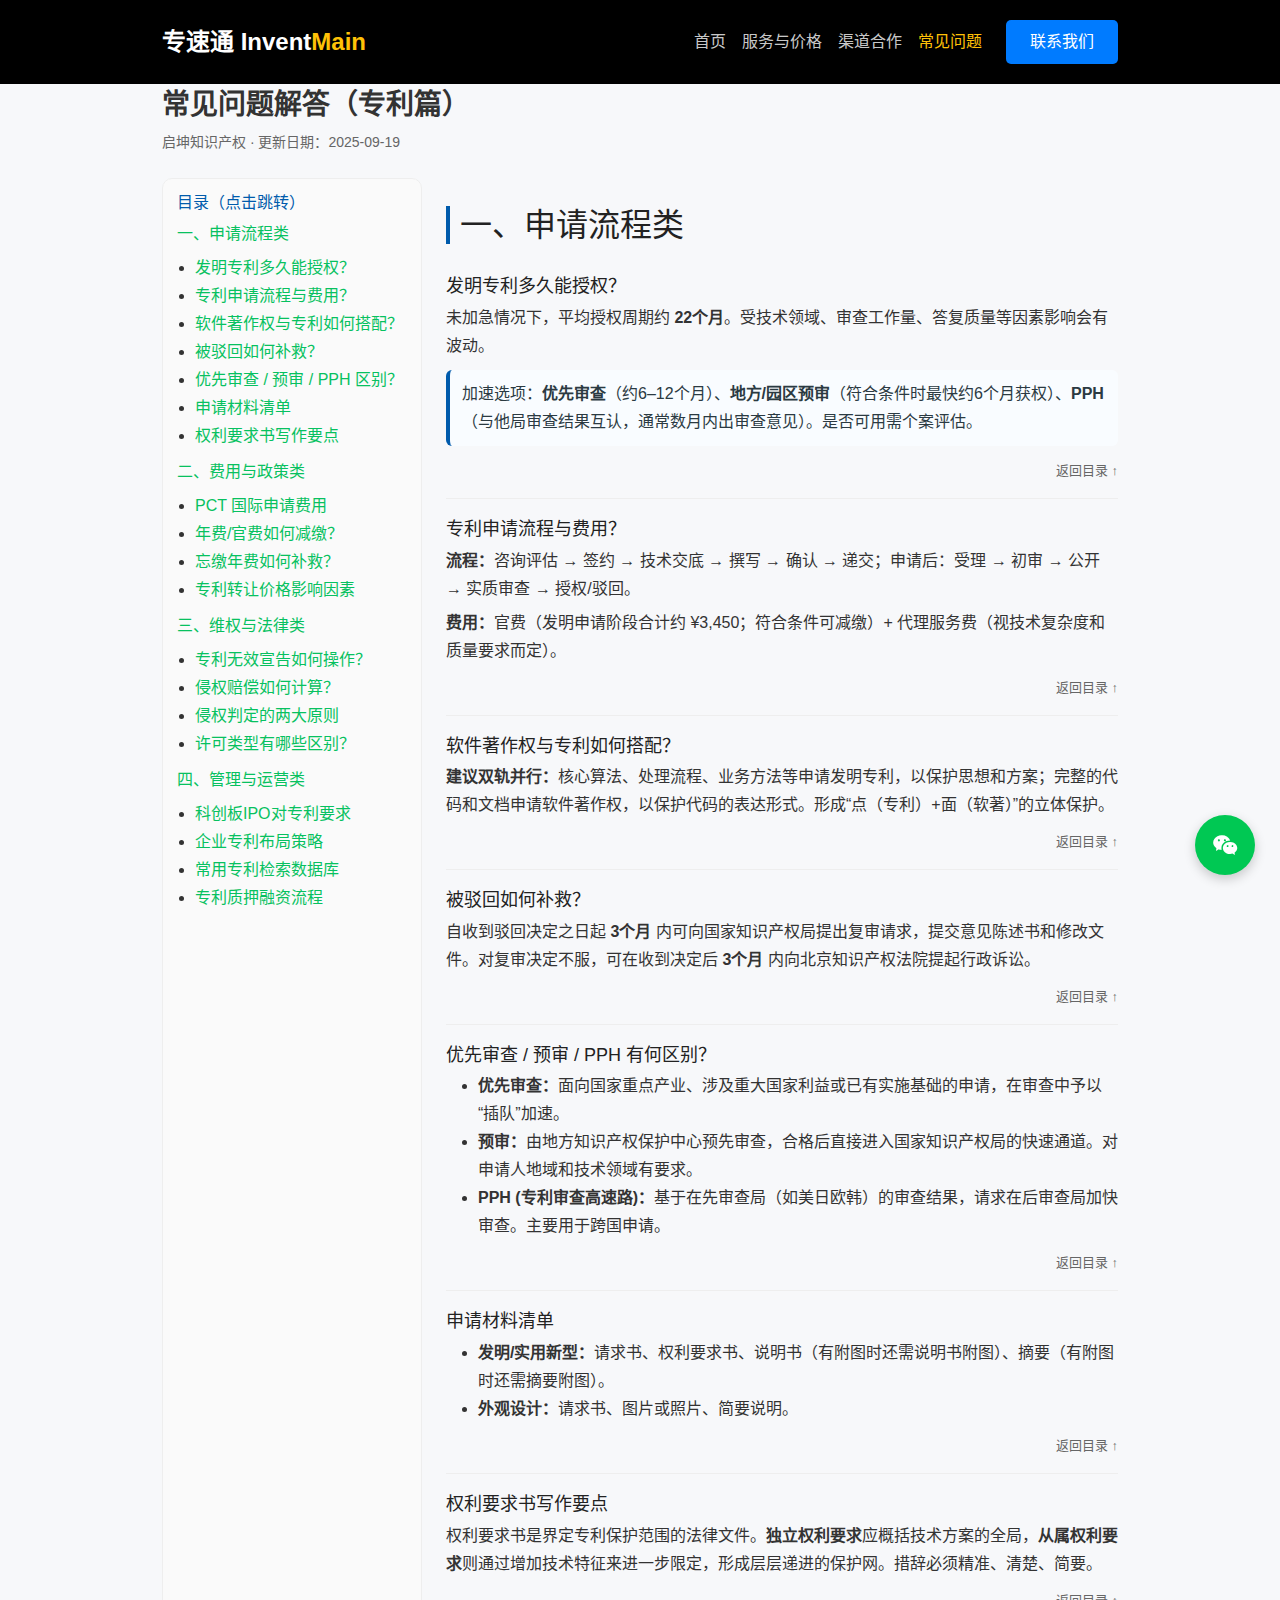
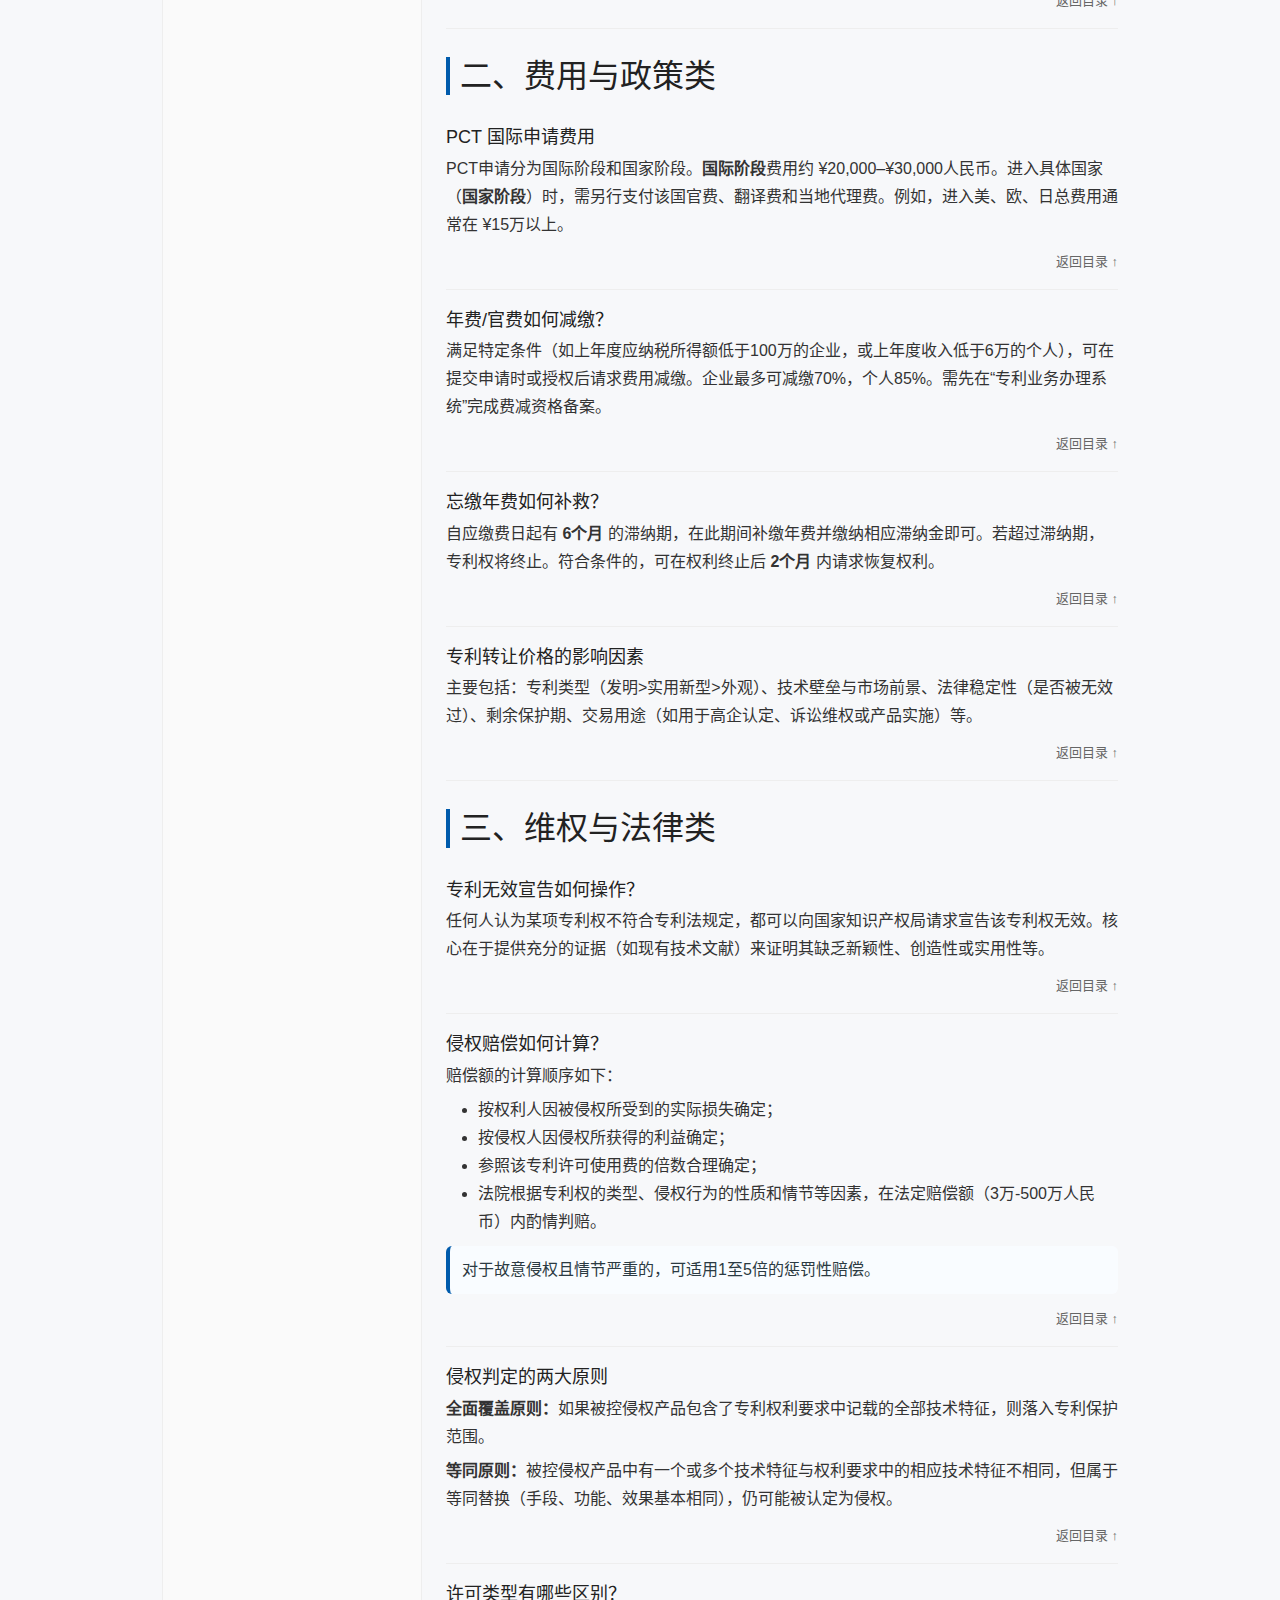
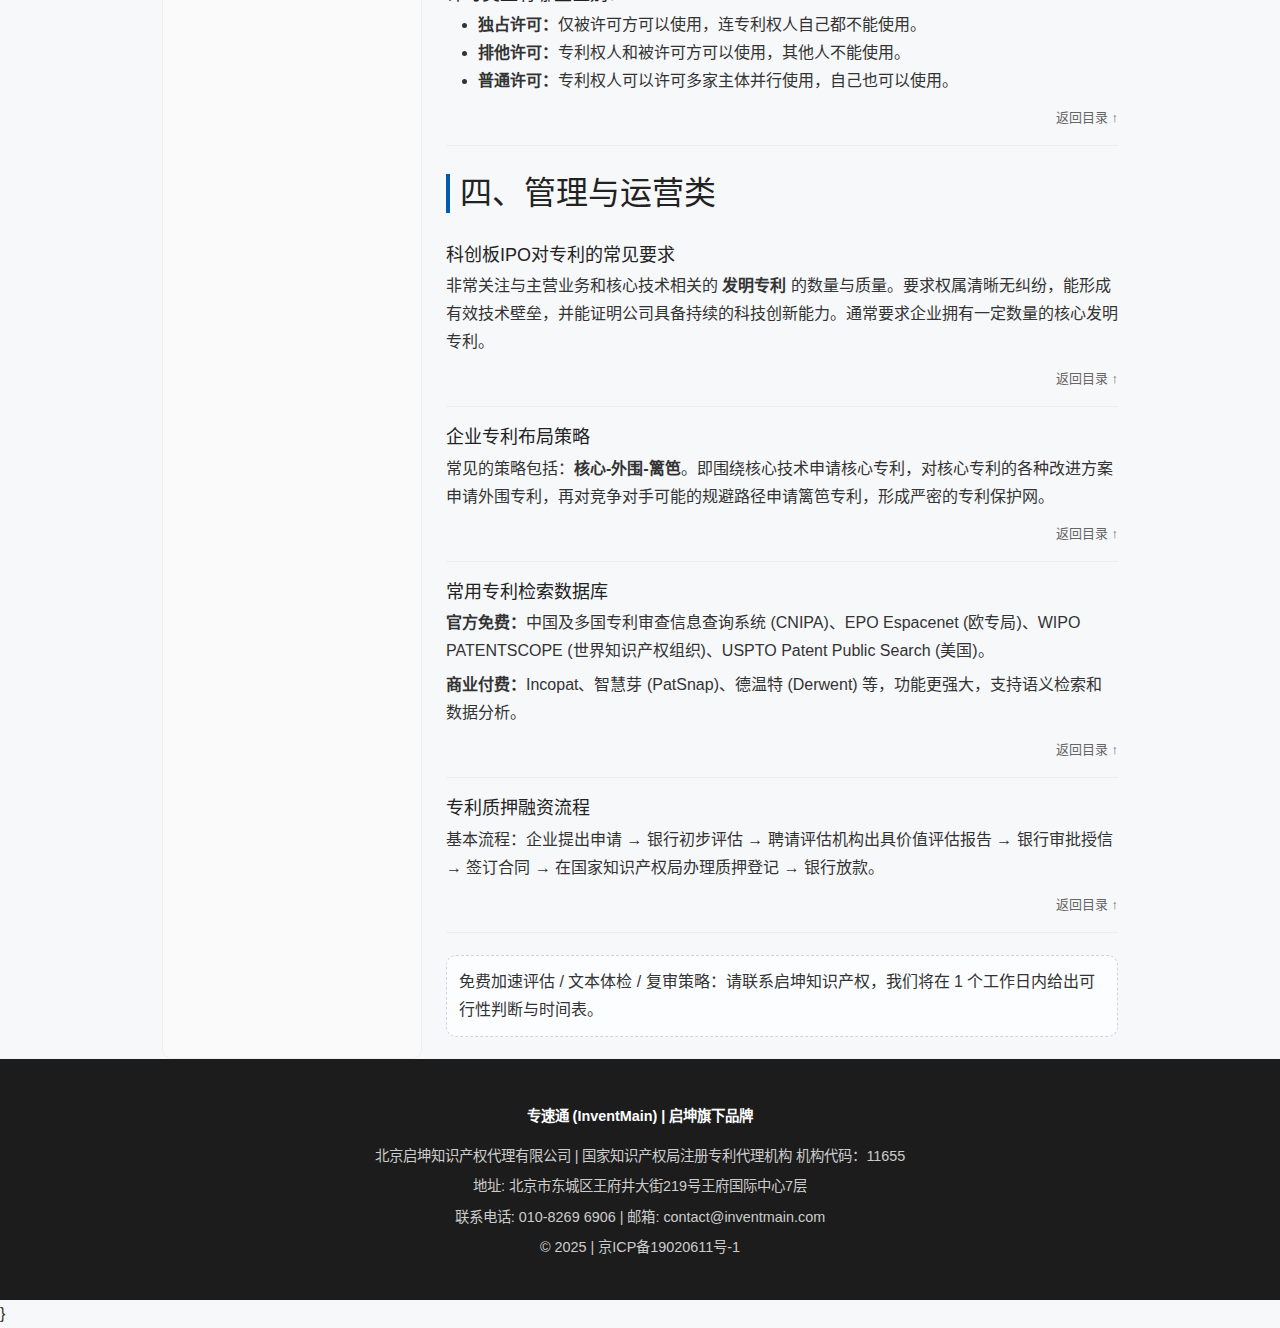
<file: 常见问题（专利）.html>
<!DOCTYPE html>
<html lang="zh-CN">
<head>
  <meta charset="UTF-8">
  <meta name="viewport" content="width=device-width, initial-scale=1">
  <title>常见问题解答 (专利篇) | 启坤知识产权</title>
  <meta name="description" content="启坤知识产权专利FAQ：覆盖专利申请流程、费用与政策、维权与法律、管理与运营、国际申请与加速通道等高频问题，提供清晰、专业、简洁的答案与实务指引。">
  <meta name="keywords" content="专利申请, 发明专利, 专利流程, 专利费用, 专利维权, 启坤知识产权, 常见问题, FAQ">
  <link href="https://cdn.jsdelivr.net/npm/bootstrap@5.3.3/dist/css/bootstrap.min.css" rel="stylesheet">
  <link rel="stylesheet" href="https://cdn.jsdelivr.net/npm/bootstrap-icons@1.11.3/font/bootstrap-icons.min.css">
  <style>
    /* Global Styles from faq.html */
    :root { --primary-color: #007bff; --secondary-color: #ffc107; }
    .navbar { background: #000; padding: 1rem 1.5rem; }
    .navbar-brand { color: #fff !important; font-size: 1.5rem; font-weight: bold; }
    .navbar-brand .logo-main { color: var(--secondary-color); }
    .navbar .nav-link { color: rgba(255,255,255,0.8); font-weight: 500; }
    .navbar .nav-link:hover, .navbar .nav-link.active { color: var(--secondary-color); }
    .nav-contact-btn { padding: 0.5rem 1.5rem !important; border-radius: 5px; background: var(--primary-color); color: #fff !important; font-weight: bold; margin-left: 1rem; }
    .nav-contact-btn:hover { background: #0056b3; }
    footer { background-color: #1C1C1C; color: #ccc; padding: 40px 0; text-align: center; font-size: 0.9rem; } footer p, footer a { margin: 5px 0; color: #ccc; text-decoration: none; } footer a:hover { text-decoration: underline; } footer .footer-brand-tagline { font-weight: bold; color: #fff; margin-bottom: 15px; }
    .floating-contact-btn { position: fixed; right: 25px; bottom: 25px; z-index: 1050; }
    .floating-contact-btn button { background: #00C853; border: none; border-radius: 50%; width: 60px; height: 60px; box-shadow: 0 4px 12px rgba(0,0,0,0.2); color: #fff; font-size: 24px; display: flex; align-items: center; justify-content: center; }
    @media (max-width: 991.98px) { .nav-contact-btn { margin-left: 0; margin-top: 1rem; text-align: center; display: block; } }
    
    /* Original Page Styles */
    :root{--brand:#005bac;--green:#07c160;--text:#333;--muted:#666;--bg:#f7f8fa;}
    html{scroll-behavior:smooth}
    body{font-family:-apple-system,BlinkMacSystemFont,"Segoe UI",Roboto,Helvetica,Arial,sans-serif;background:var(--bg);margin:0;color:var(--text);line-height:1.75; padding-top: 88px;}
    .container{max-width:980px;margin:auto}
    .title{font-size:28px;font-weight:700; margin-bottom: 8px;}
    .meta{font-size:14px;color:var(--muted); margin-bottom: 24px;}
    .toc-wrap{display:grid;grid-template-columns:260px 1fr;gap:24px}
    .toc{background:#fafafa;border:1px solid #eee;border-radius:10px;padding:14px;position:sticky;top:100px}
    .toc h2{font-size:16px;margin:0 0 8px 0;color:var(--brand)}
    .toc .sec{margin:8px 0}
    .toc a{color:var(--green);text-decoration:none}
    .toc ul{margin:6px 0 0 18px; padding-left: 0;}
    h2.section{margin:28px 0 12px;border-left:4px solid var(--brand);padding-left:10px;color:#222}
    .faq-item{padding:14px 0;border-bottom:1px solid #eee}
    .faq-item h3{font-size:18px;margin:6px 0;color:#222}
    .faq-item p, .faq-item ul{margin:6px 0}
    .tip{background:#f9fcff;border-left:4px solid var(--brand);padding:10px 12px;border-radius:6px;margin:10px 0;color:#2b3a42}
    .back{margin-top:8px;text-align:right}
    .back a{font-size:13px;color:var(--muted);text-decoration:none}
    .cta{margin:22px 0;padding:12px;border:1px dashed #cbd6e2;border-radius:10px;background:#fbfdff}

    /* Responsive/Multi-device Adaptation */
    @media(max-width:960px){
      .toc-wrap{grid-template-columns:1fr}
      .toc{position:static; margin-bottom: 24px;}
    }
    @media (max-width: 768px) {
      .container { padding: 16px; }
      .title { font-size: 24px; }
    }
  </style>
  <script type="application/ld+json">
  {
    "@context": "https://schema.org",
    "@type": "FAQPage",
    "mainEntity": [
      {"@type":"Question","name":"发明专利多久能授权？","acceptedAnswer":{"@type":"Answer","text":"未加急情况下，平均授权周期约 22个月。受技术领域、审查工作量、答复质量等因素影响会有波动。加速选项：优先审查（约6–12个月）、地方/园区预审（符合条件时最快约6个月获权）、PPH（与他局审查结果互认，通常数月内出审查意见）。是否可用需个案评估。"}},
      {"@type":"Question","name":"专利申请流程与费用？","acceptedAnswer":{"@type":"Answer","text":"流程：咨询评估 → 签约 → 技术交底 → 撰写 → 确认 → 递交；申请后：受理 → 初审 → 公开 → 实质审查 → 授权/驳回。费用：官费（发明申请阶段合计约 ¥3,450；符合条件可减缴）+ 代理服务费（视技术复杂度和质量要求而定）。"}},
      {"@type":"Question","name":"软件著作权与专利如何搭配？","acceptedAnswer":{"@type":"Answer","text":"建议双轨并行：核心算法、处理流程、业务方法等申请发明专利，以保护思想和方案；完整的代码和文档申请软件著作权，以保护代码的表达形式。形成“点（专利）+面（软著）”的立体保护。"}},
      {"@type":"Question","name":"被驳回如何补救？","acceptedAnswer":{"@type":"Answer","text":"自收到驳回决定之日起 3个月 内可向国家知识产权局提出复审请求，提交意见陈述书和修改文件。对复审决定不服，可在收到决定后 3个月 内向北京知识产权法院提起行政诉讼。"}},
      {"@type":"Question","name":"优先审查 / 预审 / PPH 有何区别？","acceptedAnswer":{"@type":"Answer","text":"优先审查：面向国家重点产业、涉及重大国家利益或已有实施基础的申请，在审查中予以“插队”加速。\n预审：由地方知识产权保护中心预先审查，合格后直接进入国家知识产权局的快速通道。对申请人地域和技术领域有要求。\nPPH (专利审查高速路)：基于在先审查局（如美日欧韩）的审查结果，请求在后审查局加快审查。主要用于跨国申请。"}},
      {"@type":"Question","name":"申请材料清单","acceptedAnswer":{"@type":"Answer","text":"发明/实用新型：请求书、权利要求书、说明书（有附图时还需说明书附图）、摘要（有附图时还需摘要附图）。\n外观设计：请求书、图片或照片、简要说明。"}},
      {"@type":"Question","name":"权利要求书写作要点","acceptedAnswer":{"@type":"Answer","text":"权利要求书是界定专利保护范围的法律文件。独立权利要求应概括技术方案的全局，从属权利要求则通过增加技术特征来进一步限定，形成层层递进的保护网。措辞必须精准、清楚、简要。"}},
      {"@type":"Question","name":"PCT 国际申请费用","acceptedAnswer":{"@type":"Answer","text":"PCT申请分为国际阶段和国家阶段。国际阶段费用约 ¥20,000–¥30,000人民币。进入具体国家（国家阶段）时，需另行支付该国官费、翻译费和当地代理费。例如，进入美、欧、日总费用通常在 ¥15万以上。"}},
      {"@type":"Question","name":"年费/官费如何减缴？","acceptedAnswer":{"@type":"Answer","text":"满足特定条件（如上年度应纳税所得额低于100万的企业，或上年度收入低于6万的个人），可在提交申请时或授权后请求费用减缴。企业最多可减缴70%，个人85%。需先在“专利业务办理系统”完成费减资格备案。"}},
      {"@type":"Question","name":"忘缴年费如何补救？","acceptedAnswer":{"@type":"Answer","text":"自应缴费日起有 6个月 的滞纳期，在此期间补缴年费并缴纳相应滞纳金即可。若超过滞纳期，专利权将终止。符合条件的，可在权利终止后 2个月 内请求恢复权利。"}},
      {"@type":"Question","name":"专利转让价格的影响因素","acceptedAnswer":{"@type":"Answer","text":"主要包括：专利类型（发明>实用新型>外观）、技术壁垒与市场前景、法律稳定性（是否被无效过）、剩余保护期、交易用途（如用于高企认定、诉讼维权或产品实施）等。"}},
      {"@type":"Question","name":"专利无效宣告如何操作？","acceptedAnswer":{"@type":"Answer","text":"任何人认为某项专利权不符合专利法规定，都可以向国家知识产权局请求宣告该专利权无效。核心在于提供充分的证据（如现有技术文献）来证明其缺乏新颖性、创造性或实用性等。"}},
      {"@type":"Question","name":"侵权赔偿如何计算？","acceptedAnswer":{"@type":"Answer","text":"赔偿额的计算顺序如下：按权利人因被侵权所受到的实际损失确定；按侵权人因侵权所获得的利益确定；参照该专利许可使用费的倍数合理确定；法院根据专利权的类型、侵权行为的性质和情节等因素，在法定赔偿额（3万-500万人民币）内酌情判赔。对于故意侵权且情节严重的，可适用1至5倍的惩罚性赔偿。"}},
      {"@type":"Question","name":"侵权判定的两大原则","acceptedAnswer":{"@type":"Answer","text":"全面覆盖原则：如果被控侵权产品包含了专利权利要求中记载的全部技术特征，则落入专利保护范围。\n等同原则：被控侵权产品中有一个或多个技术特征与权利要求中的相应技术特征不相同，但属于等同替换（手段、功能、效果基本相同），仍可能被认定为侵权。"}},
      {"@type":"Question","name":"许可类型有哪些区别？","acceptedAnswer":{"@type":"Answer","text":"独占许可：仅被许可方可以使用，连专利权人自己都不能使用。\n排他许可：专利权人和被许可方可以使用，其他人不能使用。\n普通许可：专利权人可以许可多家主体并行使用，自己也可以使用。"}},
      {"@type":"Question","name":"科创板IPO对专利的常见要求","acceptedAnswer":{"@type":"Answer","text":"非常关注与主营业务和核心技术相关的 发明专利 的数量与质量。要求权属清晰无纠纷，能形成有效技术壁垒，并能证明公司具备持续的科技创新能力。通常要求企业拥有一定数量的核心发明专利。"}},
      {"@type":"Question","name":"企业专利布局策略","acceptedAnswer":{"@type":"Answer","text":"常见的策略包括：核心-外围-篱笆。即围绕核心技术申请核心专利，对核心专利的各种改进方案申请外围专利，再对竞争对手可能的规避路径申请篱笆专利，形成严密的专利保护网。"}},
      {"@type":"Question","name":"常用专利检索数据库","acceptedAnswer":{"@type":"Answer","text":"官方免费：中国及多国专利审查信息查询系统 (CNIPA)、EPO Espacenet (欧专局)、WIPO PATENTSCOPE (世界知识产权组织)、USPTO Patent Public Search (美国)。\n商业付费：Incopat、智慧芽 (PatSnap)、德温特 (Derwent) 等，功能更强大，支持语义检索和数据分析。"}},
      {"@type":"Question","name":"专利质押融资流程","acceptedAnswer":{"@type":"Answer","text":"基本流程：企业提出申请 → 银行初步评估 → 聘请评估机构出具价值评估报告 → 银行审批授信 → 签订合同 → 在国家知识产权局办理质押登记 → 银行放款。"}}
    ]
  }
  </script>
</head>
<body>
  <header>
    <nav class="navbar navbar-expand-lg navbar-dark fixed-top">
        <div class="container">
            <a class="navbar-brand" href="index.html">专速通 Invent<span class="logo-main">Main</span></a>
            <button class="navbar-toggler" type="button" data-bs-toggle="collapse" data-bs-target="#navbarNav"><span class="navbar-toggler-icon"></span></button>
            <div class="collapse navbar-collapse" id="navbarNav">
                <ul class="navbar-nav ms-auto align-items-center">
                    <li class="nav-item"><a class="nav-link" href="index.html">首页</a></li>
                    <li class="nav-item"><a class="nav-link" href="services.html">服务与价格</a></li>
                    <li class="nav-item"><a class="nav-link" href="partners.html">渠道合作</a></li>
                    <li class="nav-item"><a class="nav-link active" href="faq.html">常见问题</a></li>
                    <li class="nav-item"><a class="nav-link nav-contact-btn" href="contact.html">联系我们</a></li>
                </ul>
            </div>
        </div>
    </nav>
  </header>

  <div class="container">
    <h1 class="title">常见问题解答（专利篇）</h1>
    <div class="meta">启坤知识产权 · 更新日期：2025-09-19</div>

    <div class="toc-wrap">
      <nav class="toc" id="toc">
        <h2>目录（点击跳转）</h2>
        <div class="sec"><a href="#sec-apply">一、申请流程类</a>
          <ul>
            <li><a href="#q-apply-1">发明专利多久能授权？</a></li>
            <li><a href="#q-apply-2">专利申请流程与费用？</a></li>
            <li><a href="#q-apply-3">软件著作权与专利如何搭配？</a></li>
            <li><a href="#q-apply-4">被驳回如何补救？</a></li>
            <li><a href="#q-apply-5">优先审查 / 预审 / PPH 区别？</a></li>
            <li><a href="#q-apply-6">申请材料清单</a></li>
            <li><a href="#q-apply-7">权利要求书写作要点</a></li>
          </ul>
        </div>
        <div class="sec"><a href="#sec-fee">二、费用与政策类</a>
          <ul>
            <li><a href="#q-fee-1">PCT 国际申请费用</a></li>
            <li><a href="#q-fee-2">年费/官费如何减缴？</a></li>
            <li><a href="#q-fee-3">忘缴年费如何补救？</a></li>
            <li><a href="#q-fee-4">专利转让价格影响因素</a></li>
          </ul>
        </div>
        <div class="sec"><a href="#sec-lit">三、维权与法律类</a>
          <ul>
            <li><a href="#q-lit-1">专利无效宣告如何操作？</a></li>
            <li><a href="#q-lit-2">侵权赔偿如何计算？</a></li>
            <li><a href="#q-lit-3">侵权判定的两大原则</a></li>
            <li><a href="#q-lit-4">许可类型有哪些区别？</a></li>
          </ul>
        </div>
        <div class="sec"><a href="#sec-ops">四、管理与运营类</a>
          <ul>
            <li><a href="#q-ops-1">科创板IPO对专利要求</a></li>
            <li><a href="#q-ops-2">企业专利布局策略</a></li>
            <li><a href="#q-ops-3">常用专利检索数据库</a></li>
            <li><a href="#q-ops-4">专利质押融资流程</a></li>
          </ul>
        </div>
      </nav>

      <main>
        <h2 id="sec-apply" class="section">一、申请流程类</h2>

        <div class="faq-item" id="q-apply-1">
          <h3>发明专利多久能授权？</h3>
          <p>未加急情况下，平均授权周期约 <strong>22个月</strong>。受技术领域、审查工作量、答复质量等因素影响会有波动。</p>
          <div class="tip">加速选项：<strong>优先审查</strong>（约6–12个月）、<strong>地方/园区预审</strong>（符合条件时最快约6个月获权）、<strong>PPH</strong>（与他局审查结果互认，通常数月内出审查意见）。是否可用需个案评估。</div>
          <div class="back"><a href="#toc">返回目录 ↑</a></div>
        </div>

        <div class="faq-item" id="q-apply-2">
          <h3>专利申请流程与费用？</h3>
          <p><strong>流程：</strong>咨询评估 → 签约 → 技术交底 → 撰写 → 确认 → 递交；申请后：受理 → 初审 → 公开 → 实质审查 → 授权/驳回。</p>
          <p><strong>费用：</strong>官费（发明申请阶段合计约 ¥3,450；符合条件可减缴）+ 代理服务费（视技术复杂度和质量要求而定）。</p>
          <div class="back"><a href="#toc">返回目录 ↑</a></div>
        </div>

        <div class="faq-item" id="q-apply-3">
          <h3>软件著作权与专利如何搭配？</h3>
          <p><strong>建议双轨并行：</strong>核心算法、处理流程、业务方法等申请发明专利，以保护思想和方案；完整的代码和文档申请软件著作权，以保护代码的表达形式。形成“点（专利）+面（软著）”的立体保护。</p>
          <div class="back"><a href="#toc">返回目录 ↑</a></div>
        </div>

        <div class="faq-item" id="q-apply-4">
          <h3>被驳回如何补救？</h3>
          <p>自收到驳回决定之日起 <strong>3个月</strong> 内可向国家知识产权局提出复审请求，提交意见陈述书和修改文件。对复审决定不服，可在收到决定后 <strong>3个月</strong> 内向北京知识产权法院提起行政诉讼。</p>
          <div class="back"><a href="#toc">返回目录 ↑</a></div>
        </div>

        <div class="faq-item" id="q-apply-5">
          <h3>优先审查 / 预审 / PPH 有何区别？</h3>
          <ul>
            <li><strong>优先审查：</strong>面向国家重点产业、涉及重大国家利益或已有实施基础的申请，在审查中予以“插队”加速。</li>
            <li><strong>预审：</strong>由地方知识产权保护中心预先审查，合格后直接进入国家知识产权局的快速通道。对申请人地域和技术领域有要求。</li>
            <li><strong>PPH (专利审查高速路)：</strong>基于在先审查局（如美日欧韩）的审查结果，请求在后审查局加快审查。主要用于跨国申请。</li>
          </ul>
          <div class="back"><a href="#toc">返回目录 ↑</a></div>
        </div>

        <div class="faq-item" id="q-apply-6">
          <h3>申请材料清单</h3>
          <ul>
            <li><strong>发明/实用新型：</strong>请求书、权利要求书、说明书（有附图时还需说明书附图）、摘要（有附图时还需摘要附图）。</li>
            <li><strong>外观设计：</strong>请求书、图片或照片、简要说明。</li>
          </ul>
          <div class="back"><a href="#toc">返回目录 ↑</a></div>
        </div>
        
        <div class="faq-item" id="q-apply-7">
          <h3>权利要求书写作要点</h3>
          <p>权利要求书是界定专利保护范围的法律文件。<strong>独立权利要求</strong>应概括技术方案的全局，<strong>从属权利要求</strong>则通过增加技术特征来进一步限定，形成层层递进的保护网。措辞必须精准、清楚、简要。</p>
          <div class="back"><a href="#toc">返回目录 ↑</a></div>
        </div>

        <h2 id="sec-fee" class="section">二、费用与政策类</h2>

        <div class="faq-item" id="q-fee-1">
          <h3>PCT 国际申请费用</h3>
          <p>PCT申请分为国际阶段和国家阶段。<strong>国际阶段</strong>费用约 ¥20,000–¥30,000人民币。进入具体国家（<strong>国家阶段</strong>）时，需另行支付该国官费、翻译费和当地代理费。例如，进入美、欧、日总费用通常在 ¥15万以上。</p>
          <div class="back"><a href="#toc">返回目录 ↑</a></div>
        </div>

        <div class="faq-item" id="q-fee-2">
          <h3>年费/官费如何减缴？</h3>
          <p>满足特定条件（如上年度应纳税所得额低于100万的企业，或上年度收入低于6万的个人），可在提交申请时或授权后请求费用减缴。企业最多可减缴70%，个人85%。需先在“专利业务办理系统”完成费减资格备案。</p>
          <div class="back"><a href="#toc">返回目录 ↑</a></div>
        </div>

        <div class="faq-item" id="q-fee-3">
          <h3>忘缴年费如何补救？</h3>
          <p>自应缴费日起有 <strong>6个月</strong> 的滞纳期，在此期间补缴年费并缴纳相应滞纳金即可。若超过滞纳期，专利权将终止。符合条件的，可在权利终止后 <strong>2个月</strong> 内请求恢复权利。</p>
          <div class="back"><a href="#toc">返回目录 ↑</a></div>
        </div>
        
        <div class="faq-item" id="q-fee-4">
          <h3>专利转让价格的影响因素</h3>
          <p>主要包括：专利类型（发明>实用新型>外观）、技术壁垒与市场前景、法律稳定性（是否被无效过）、剩余保护期、交易用途（如用于高企认定、诉讼维权或产品实施）等。</p>
          <div class="back"><a href="#toc">返回目录 ↑</a></div>
        </div>

        <h2 id="sec-lit" class="section">三、维权与法律类</h2>

        <div class="faq-item" id="q-lit-1">
          <h3>专利无效宣告如何操作？</h3>
          <p>任何人认为某项专利权不符合专利法规定，都可以向国家知识产权局请求宣告该专利权无效。核心在于提供充分的证据（如现有技术文献）来证明其缺乏新颖性、创造性或实用性等。</p>
          <div class="back"><a href="#toc">返回目录 ↑</a></div>
        </div>

        <div class="faq-item" id="q-lit-2">
          <h3>侵权赔偿如何计算？</h3>
          <p>赔偿额的计算顺序如下：</p>
          <ul>
            <li>按权利人因被侵权所受到的实际损失确定；</li>
            <li>按侵权人因侵权所获得的利益确定；</li>
            <li>参照该专利许可使用费的倍数合理确定；</li>
            <li>法院根据专利权的类型、侵权行为的性质和情节等因素，在法定赔偿额（3万-500万人民币）内酌情判赔。</li>
          </ul>
          <div class="tip">对于故意侵权且情节严重的，可适用1至5倍的惩罚性赔偿。</div>
          <div class="back"><a href="#toc">返回目录 ↑</a></div>
        </div>

        <div class="faq-item" id="q-lit-3">
          <h3>侵权判定的两大原则</h3>
          <p><strong>全面覆盖原则：</strong>如果被控侵权产品包含了专利权利要求中记载的全部技术特征，则落入专利保护范围。</p>
          <p><strong>等同原则：</strong>被控侵权产品中有一个或多个技术特征与权利要求中的相应技术特征不相同，但属于等同替换（手段、功能、效果基本相同），仍可能被认定为侵权。</p>
          <div class="back"><a href="#toc">返回目录 ↑</a></div>
        </div>

        <div class="faq-item" id="q-lit-4">
          <h3>许可类型有哪些区别？</h3>
          <ul>
            <li><strong>独占许可：</strong>仅被许可方可以使用，连专利权人自己都不能使用。</li>
            <li><strong>排他许可：</strong>专利权人和被许可方可以使用，其他人不能使用。</li>
            <li><strong>普通许可：</strong>专利权人可以许可多家主体并行使用，自己也可以使用。</li>
          </ul>
          <div class="back"><a href="#toc">返回目录 ↑</a></div>
        </div>

        <h2 id="sec-ops" class="section">四、管理与运营类</h2>

        <div class="faq-item" id="q-ops-1">
          <h3>科创板IPO对专利的常见要求</h3>
          <p>非常关注与主营业务和核心技术相关的 <strong>发明专利</strong> 的数量与质量。要求权属清晰无纠纷，能形成有效技术壁垒，并能证明公司具备持续的科技创新能力。通常要求企业拥有一定数量的核心发明专利。</p>
          <div class="back"><a href="#toc">返回目录 ↑</a></div>
        </div>

        <div class="faq-item" id="q-ops-2">
          <h3>企业专利布局策略</h3>
          <p>常见的策略包括：<strong>核心-外围-篱笆</strong>。即围绕核心技术申请核心专利，对核心专利的各种改进方案申请外围专利，再对竞争对手可能的规避路径申请篱笆专利，形成严密的专利保护网。</p>
          <div class="back"><a href="#toc">返回目录 ↑</a></div>
        </div>

        <div class="faq-item" id="q-ops-3">
          <h3>常用专利检索数据库</h3>
          <p><strong>官方免费：</strong>中国及多国专利审查信息查询系统 (CNIPA)、EPO Espacenet (欧专局)、WIPO PATENTSCOPE (世界知识产权组织)、USPTO Patent Public Search (美国)。</p>
          <p><strong>商业付费：</strong>Incopat、智慧芽 (PatSnap)、德温特 (Derwent) 等，功能更强大，支持语义检索和数据分析。</p>
          <div class="back"><a href="#toc">返回目录 ↑</a></div>
        </div>

        <div class="faq-item" id="q-ops-4">
          <h3>专利质押融资流程</h3>
          <p>基本流程：企业提出申请 → 银行初步评估 → 聘请评估机构出具价值评估报告 → 银行审批授信 → 签订合同 → 在国家知识产权局办理质押登记 → 银行放款。</p>
          <div class="back"><a href="#toc">返回目录 ↑</a></div>
        </div>
        
        <div class="cta">
          免费加速评估 / 文本体检 / 复审策略：请联系启坤知识产权，我们将在 1 个工作日内给出可行性判断与时间表。
        </div>
      </main>
    </div>
  </div>

  <div class="floating-contact-btn"><button id="open-wechat-modal" aria-label="添加微信咨询" data-bs-toggle="modal" data-bs-target="#wechatModal"><i class="bi bi-wechat"></i></button></div>
  <div class="modal fade" id="wechatModal" tabindex="-1" aria-labelledby="wechatModalLabel" aria-hidden="true"><div class="modal-dialog modal-sm modal-dialog-centered"><div class="modal-content text-center p-3"><div class="modal-header border-0"><h5 class="modal-title w-100" id="wechatModalLabel">扫码添加专速通顾问</h5><button type="button" class="btn-close" data-bs-dismiss="modal" aria-label="Close"></button></div><div class="modal-body"><img src="images/微信二维码.jpg" alt="专速通顾问微信二维码" class="img-fluid"><p class="small mt-2 mb-0">或拨打 <a href="tel:010-82696906">010-8269 6906</a></p></div></div></div></div>

  <footer>
    <div class="container">
        <p class="footer-brand-tagline">专速通 (InventMain) | 启坤旗下品牌</p>
        <p>北京启坤知识产权代理有限公司 | 国家知识产权局注册专利代理机构 机构代码：11655</p>
        <p>地址: 北京市东城区王府井大街219号王府国际中心7层</p>
        <p>联系电话: <a href="tel:010-82696906">010-8269 6906</a> | 邮箱: <a href="mailto:contact@inventmain.com">contact@inventmain.com</a></p>
        <p class="mb-0">&copy; 2025 | <a href="https://beian.miit.gov.cn/" target="_blank" rel="noopener noreferrer">京ICP备19020611号-1</a></p>
    </div>
  </footer>

  <script src="https://cdn.jsdelivr.net/npm/bootstrap@5.3.3/dist/js/bootstrap.bundle.min.js"></script>
</body>
</html>
}
</file>
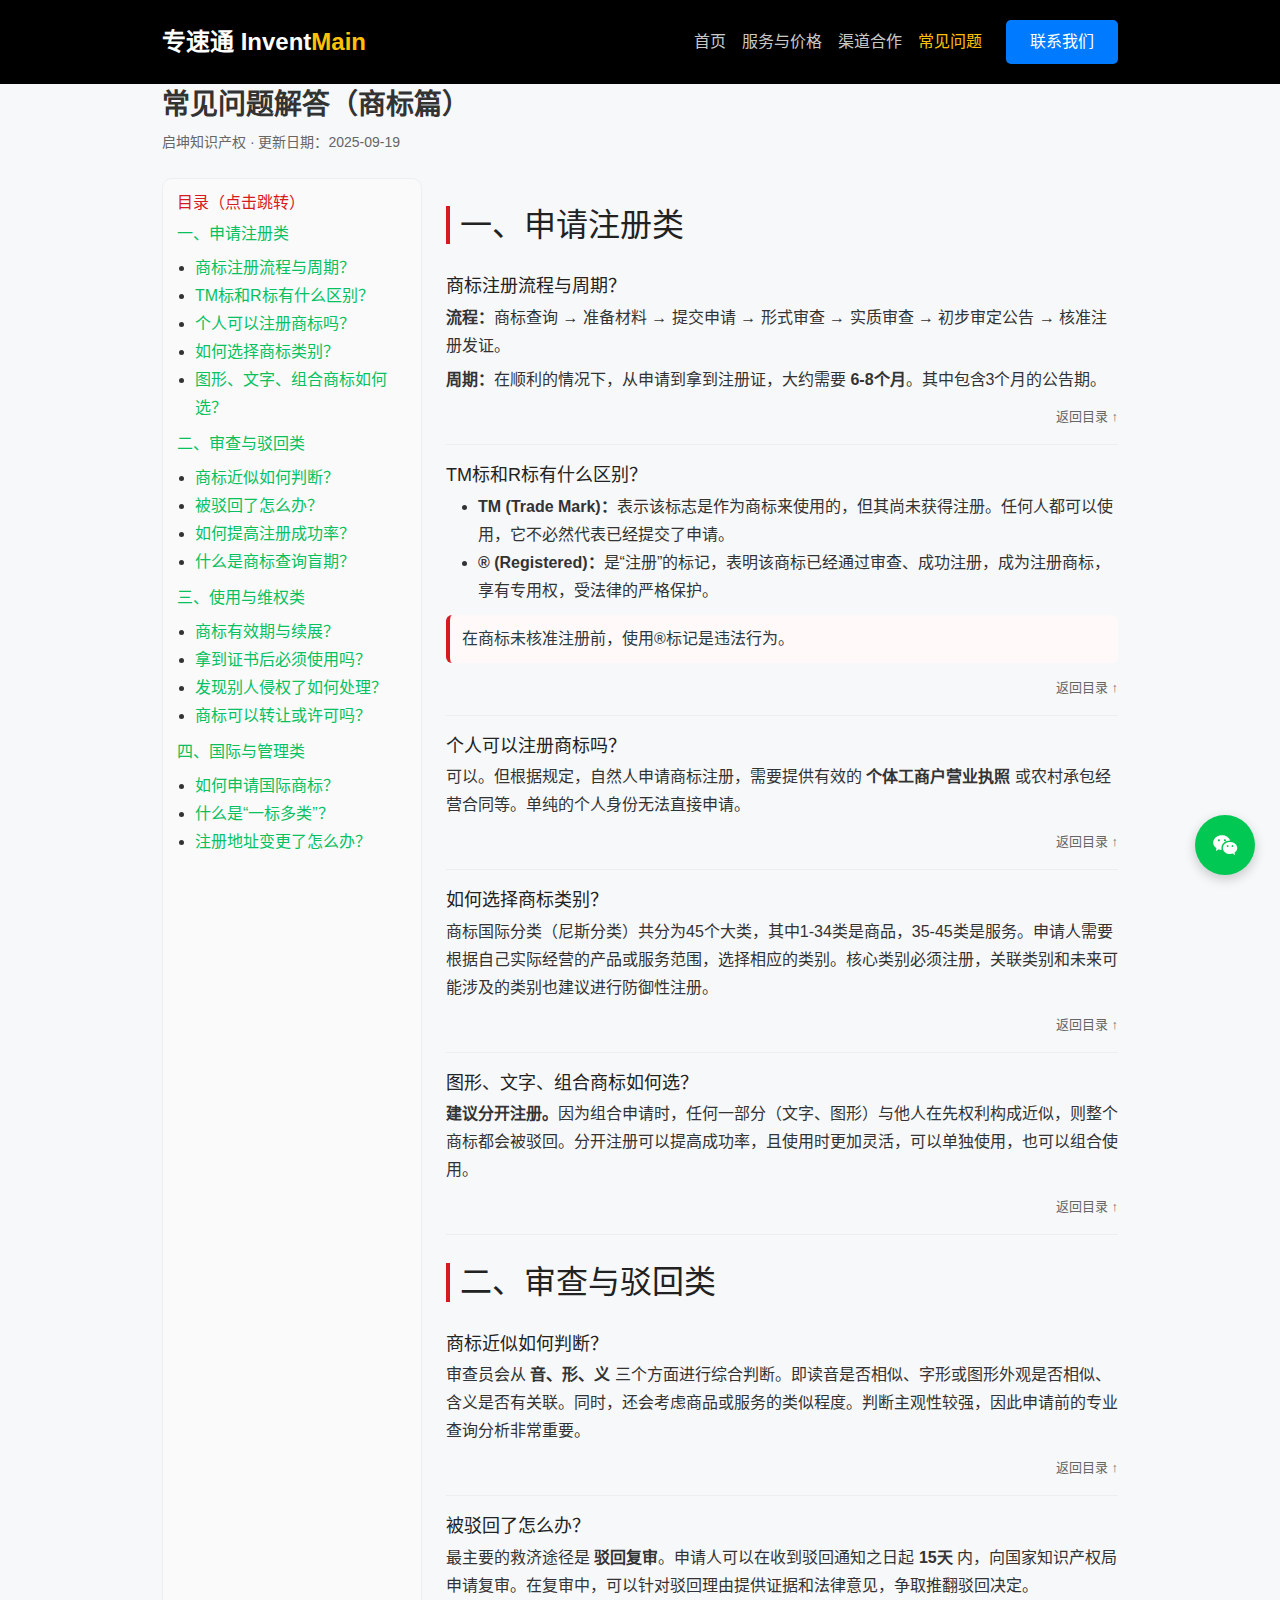
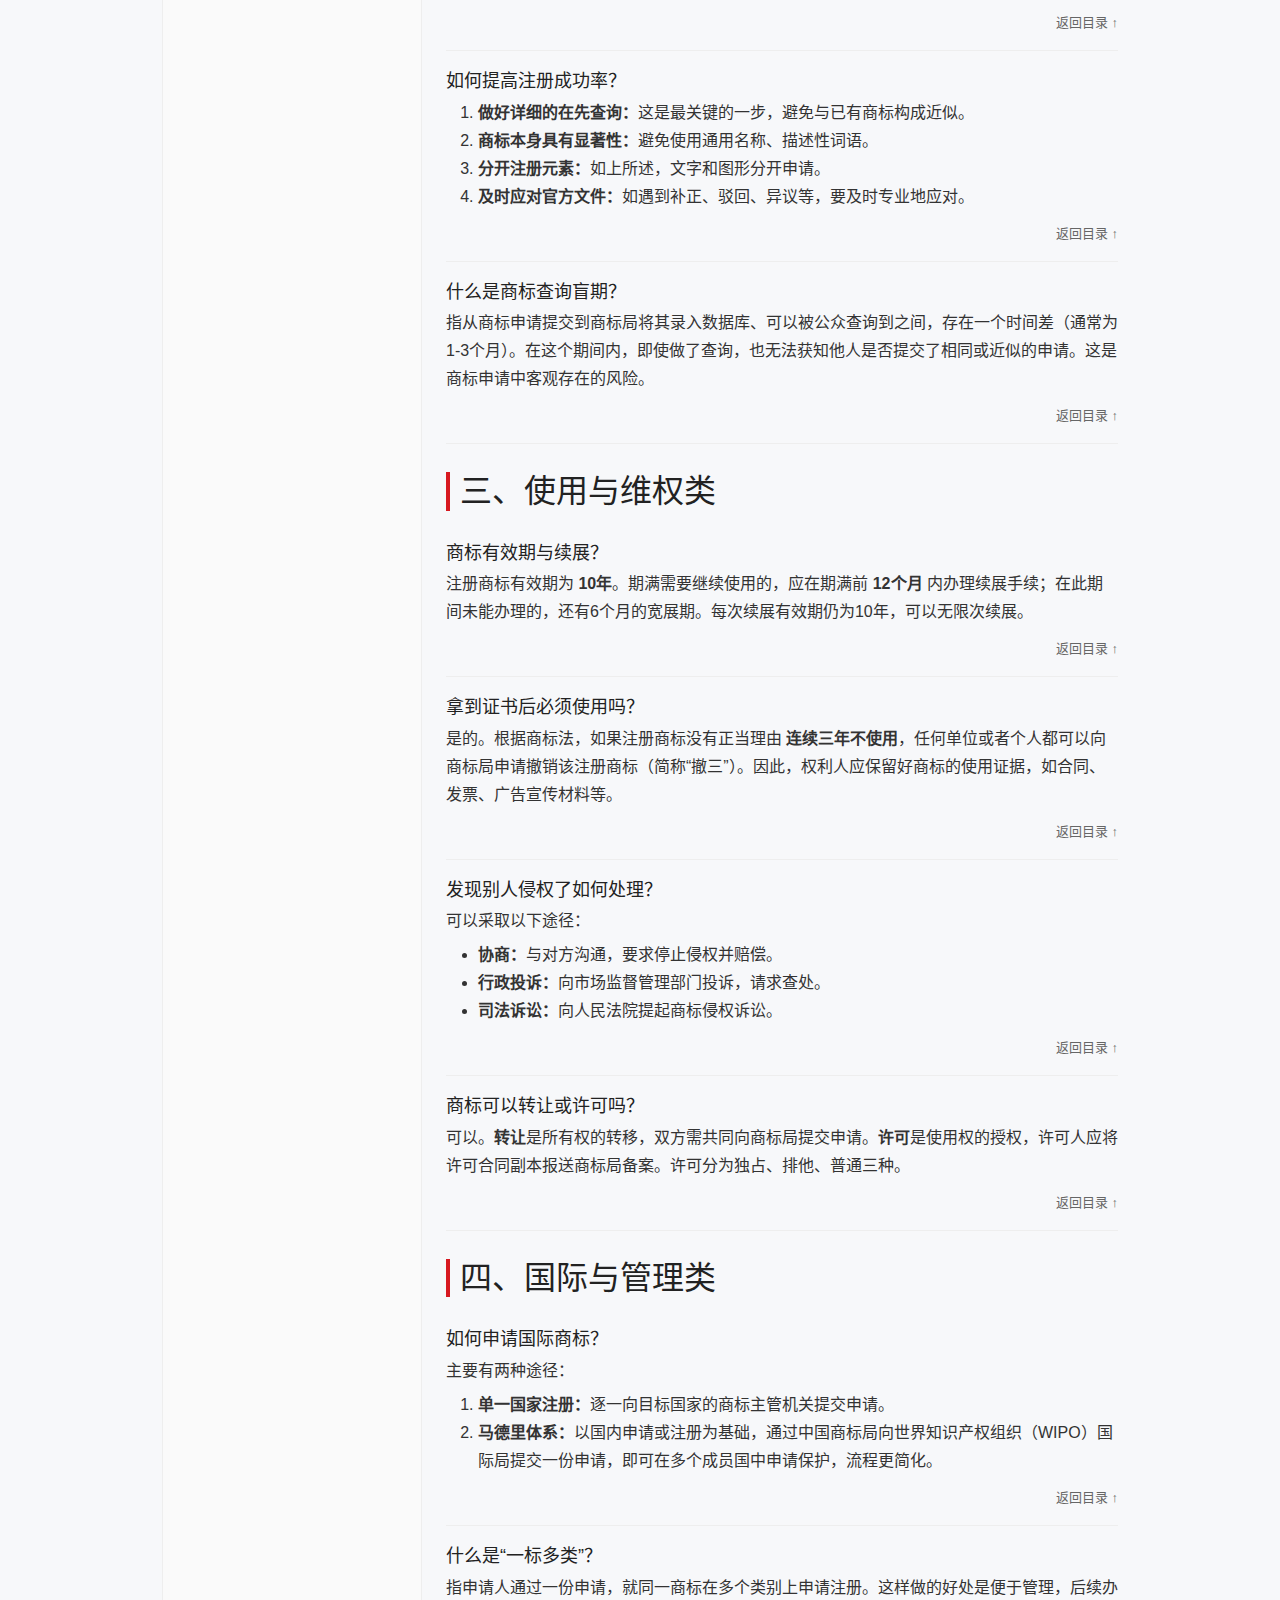
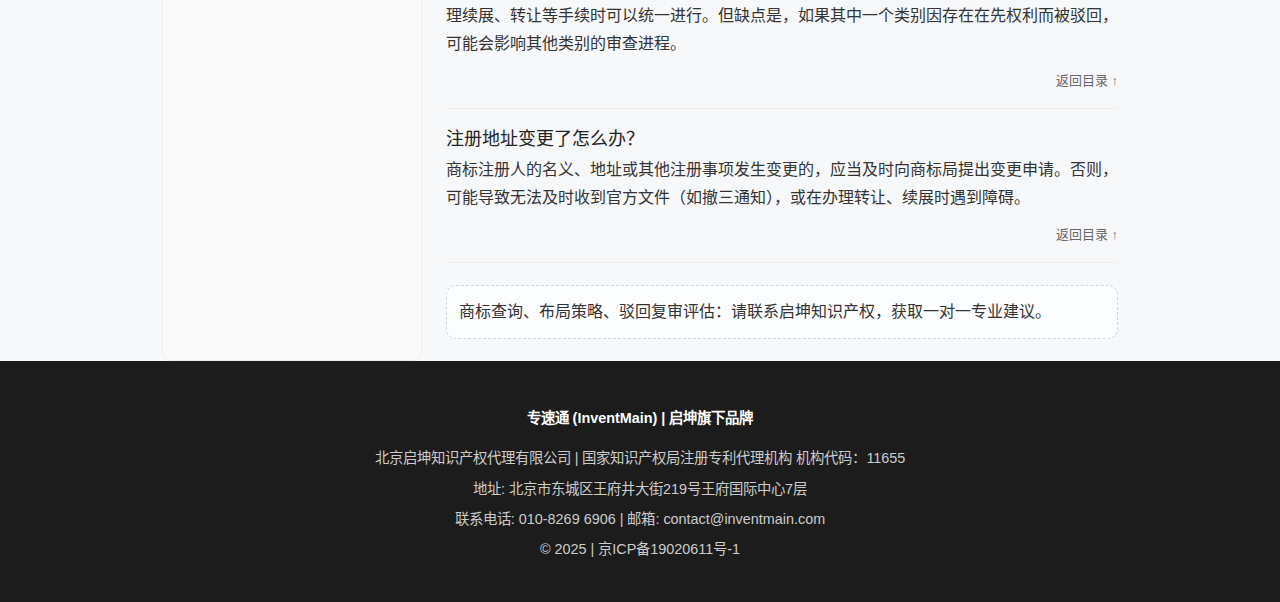
<file: 常见问题（商标）.html>
<!DOCTYPE html>
<html lang="zh-CN">
<head>
  <meta charset="UTF-8">
  <meta name="viewport" content="width=device-width, initial-scale=1">
  <title>常见问题解答 (商标篇) | 启坤知识产权</title>
  <meta name="description" content="启坤知识产权商标FAQ：覆盖商标注册流程、费用、R标与TM标区别、驳回复审、维权、续展与国际注册等核心问题，提供专业解答。">
  <meta name="keywords" content="商标注册, 商标申请, TM标, R标, 商标驳回, 启坤知识产权, 常见问题, FAQ">
  <link href="https://cdn.jsdelivr.net/npm/bootstrap@5.3.3/dist/css/bootstrap.min.css" rel="stylesheet">
  <link rel="stylesheet" href="https://cdn.jsdelivr.net/npm/bootstrap-icons@1.11.3/font/bootstrap-icons.min.css">
  <style>
    /* Global Styles from faq.html */
    :root { --primary-color: #007bff; --secondary-color: #ffc107; }
    .navbar { background: #000; padding: 1rem 1.5rem; }
    .navbar-brand { color: #fff !important; font-size: 1.5rem; font-weight: bold; }
    .navbar-brand .logo-main { color: var(--secondary-color); }
    .navbar .nav-link { color: rgba(255,255,255,0.8); font-weight: 500; }
    .navbar .nav-link:hover, .navbar .nav-link.active { color: var(--secondary-color); }
    .nav-contact-btn { padding: 0.5rem 1.5rem !important; border-radius: 5px; background: var(--primary-color); color: #fff !important; font-weight: bold; margin-left: 1rem; }
    .nav-contact-btn:hover { background: #0056b3; }
    footer { background-color: #1C1C1C; color: #ccc; padding: 40px 0; text-align: center; font-size: 0.9rem; } footer p, footer a { margin: 5px 0; color: #ccc; text-decoration: none; } footer a:hover { text-decoration: underline; } footer .footer-brand-tagline { font-weight: bold; color: #fff; margin-bottom: 15px; }
    .floating-contact-btn { position: fixed; right: 25px; bottom: 25px; z-index: 1050; }
    .floating-contact-btn button { background: #00C853; border: none; border-radius: 50%; width: 60px; height: 60px; box-shadow: 0 4px 12px rgba(0,0,0,0.2); color: #fff; font-size: 24px; display: flex; align-items: center; justify-content: center; }
    @media (max-width: 991.98px) { .nav-contact-btn { margin-left: 0; margin-top: 1rem; text-align: center; display: block; } }

    /* Original Page Styles */
    :root{--brand:#d71920;--green:#07c160;--text:#333;--muted:#666;--bg:#f7f8fa;}
    html{scroll-behavior:smooth}
    body{font-family:-apple-system,BlinkMacSystemFont,"Segoe UI",Roboto,Helvetica,Arial,sans-serif;background:var(--bg);margin:0;color:var(--text);line-height:1.75; padding-top: 88px;}
    .container{max-width:980px;margin:auto}
    .title{font-size:28px;font-weight:700; margin-bottom: 8px;}
    .meta{font-size:14px;color:var(--muted); margin-bottom: 24px;}
    .toc-wrap{display:grid;grid-template-columns:260px 1fr;gap:24px}
    .toc{background:#fafafa;border:1px solid #eee;border-radius:10px;padding:14px;position:sticky;top:100px}
    .toc h2{font-size:16px;margin:0 0 8px 0;color:var(--brand)}
    .toc .sec{margin:8px 0}
    .toc a{color:var(--green);text-decoration:none}
    .toc ul{margin:6px 0 0 18px; padding-left: 0;}
    h2.section{margin:28px 0 12px;border-left:4px solid var(--brand);padding-left:10px;color:#222}
    .faq-item{padding:14px 0;border-bottom:1px solid #eee}
    .faq-item h3{font-size:18px;margin:6px 0;color:#222}
    .faq-item p, .faq-item ul, .faq-item ol{margin:6px 0}
    .tip{background:#fff9f9;border-left:4px solid var(--brand);padding:10px 12px;border-radius:6px;margin:10px 0;color:#2b3a42}
    .back{margin-top:8px;text-align:right}
    .back a{font-size:13px;color:var(--muted);text-decoration:none}
    .cta{margin:22px 0;padding:12px;border:1px dashed #cbd6e2;border-radius:10px;background:#fbfdff}

    /* Responsive/Multi-device Adaptation */
    @media(max-width:960px){
      .toc-wrap{grid-template-columns:1fr}
      .toc{position:static; margin-bottom: 24px;}
    }
    @media (max-width: 768px) {
      .container { padding: 16px; }
      .title { font-size: 24px; }
    }
  </style>
  <script type="application/ld+json">
  {
    "@context": "https://schema.org",
    "@type": "FAQPage",
    "mainEntity": [
      {"@type":"Question","name":"商标注册流程与周期？","acceptedAnswer":{"@type":"Answer","text":"流程：商标查询 → 准备材料 → 提交申请 → 形式审查 → 实质审查 → 初步审定公告 → 核准注册发证。周期：在顺利的情况下，从申请到拿到注册证，大约需要 6-8个月。其中包含3个月的公告期。"}},
      {"@type":"Question","name":"TM标和R标有什么区别？","acceptedAnswer":{"@type":"Answer","text":"TM (Trade Mark)：表示该标志是作为商标来使用的，但其尚未获得注册。任何人都可以使用，它不必然代表已经提交了申请。\n® (Registered)：是“注册”的标记，表明该商标已经通过审查、成功注册，成为注册商标，享有专用权，受法律的严格保护。在商标未核准注册前，使用®标记是违法行为。"}},
      {"@type":"Question","name":"个人可以注册商标吗？","acceptedAnswer":{"@type":"Answer","text":"可以。但根据规定，自然人申请商标注册，需要提供有效的 个体工商户营业执照 或农村承包经营合同等。单纯的个人身份无法直接申请。"}},
      {"@type":"Question","name":"如何选择商标类别？","acceptedAnswer":{"@type":"Answer","text":"商标国际分类（尼斯分类）共分为45个大类，其中1-34类是商品，35-45类是服务。申请人需要根据自己实际经营的产品或服务范围，选择相应的类别。核心类别必须注册，关联类别和未来可能涉及的类别也建议进行防御性注册。"}},
      {"@type":"Question","name":"图形、文字、组合商标如何选？","acceptedAnswer":{"@type":"Answer","text":"建议分开注册。因为组合申请时，任何一部分（文字、图形）与他人在先权利构成近似，则整个商标都会被驳回。分开注册可以提高成功率，且使用时更加灵活，可以单独使用，也可以组合使用。"}},
      {"@type":"Question","name":"商标近似如何判断？","acceptedAnswer":{"@type":"Answer","text":"审查员会从 音、形、义 三个方面进行综合判断。即读音是否相似、字形或图形外观是否相似、含义是否有关联。同时，还会考虑商品或服务的类似程度。判断主观性较强，因此申请前的专业查询分析非常重要。"}},
      {"@type":"Question","name":"被驳回了怎么办？","acceptedAnswer":{"@type":"Answer","text":"最主要的救济途径是 驳回复审。申请人可以在收到驳回通知之日起 15天 内，向国家知识产权局申请复审。在复审中，可以针对驳回理由提供证据和法律意见，争取推翻驳回决定。"}},
      {"@type":"Question","name":"如何提高注册成功率？","acceptedAnswer":{"@type":"Answer","text":"1. 做好详细的在先查询：这是最关键的一步，避免与已有商标构成近似。\n2. 商标本身具有显著性：避免使用通用名称、描述性词语。\n3. 分开注册元素：如上所述，文字和图形分开申请。\n4. 及时应对官方文件：如遇到补正、驳回、异议等，要及时专业地应对。"}},
      {"@type":"Question","name":"什么是商标查询盲期？","acceptedAnswer":{"@type":"Answer","text":"指从商标申请提交到商标局将其录入数据库、可以被公众查询到之间，存在一个时间差（通常为1-3个月）。在这个期间内，即使做了查询，也无法获知他人是否提交了相同或近似的申请。这是商标申请中客观存在的风险。"}},
      {"@type":"Question","name":"商标有效期与续展？","acceptedAnswer":{"@type":"Answer","text":"注册商标有效期为 10年。期满需要继续使用的，应在期满前 12个月 内办理续展手续；在此期间未能办理的，还有6个月的宽展期。每次续展有效期仍为10年，可以无限次续展。"}},
      {"@type":"Question","name":"拿到证书后必须使用吗？","acceptedAnswer":{"@type":"Answer","text":"是的。根据商标法，如果注册商标没有正当理由 连续三年不使用，任何单位或者个人都可以向商标局申请撤销该注册商标（简称“撤三”）。因此，权利人应保留好商标的使用证据，如合同、发票、广告宣传材料等。"}},
      {"@type":"Question","name":"发现别人侵权了如何处理？","acceptedAnswer":{"@type":"Answer","text":"可以采取以下途径：协商（与对方沟通，要求停止侵权并赔偿）、行政投诉（向市场监督管理部门投诉，请求查处）、司法诉讼（向人民法院提起商标侵权诉讼）。"}},
      {"@type":"Question","name":"商标可以转让或许可吗？","acceptedAnswer":{"@type":"Answer","text":"可以。转让是所有权的转移，双方需共同向商标局提交申请。许可是使用权的授权，许可人应将许可合同副本报送商标局备案。许可分为独占、排他、普通三种。"}},
      {"@type":"Question","name":"如何申请国际商标？","acceptedAnswer":{"@type":"Answer","text":"主要有两种途径：\n1. 单一国家注册：逐一向目标国家的商标主管机关提交申请。\n2. 马德里体系：以国内申请或注册为基础，通过中国商标局向世界知识产权组织（WIPO）国际局提交一份申请，即可在多个成员国中申请保护，流程更简化。"}},
      {"@type":"Question","name":"什么是“一标多类”？","acceptedAnswer":{"@type":"Answer","text":"指申请人通过一份申请，就同一商标在多个类别上申请注册。这样做的好处是便于管理，后续办理续展、转让等手续时可以统一进行。但缺点是，如果其中一个类别因存在在先权利而被驳回，可能会影响其他类别的审查进程。"}},
      {"@type":"Question","name":"注册地址变更了怎么办？","acceptedAnswer":{"@type":"Answer","text":"商标注册人的名义、地址或其他注册事项发生变更的，应当及时向商标局提出变更申请。否则，可能导致无法及时收到官方文件（如撤三通知），或在办理转让、续展时遇到障碍。"}}
    ]
  }
  </script>
</head>
<body>
  <header>
      <nav class="navbar navbar-expand-lg navbar-dark fixed-top">
          <div class="container">
              <a class="navbar-brand" href="index.html">专速通 Invent<span class="logo-main">Main</span></a>
              <button class="navbar-toggler" type="button" data-bs-toggle="collapse" data-bs-target="#navbarNav"><span class="navbar-toggler-icon"></span></button>
              <div class="collapse navbar-collapse" id="navbarNav">
                  <ul class="navbar-nav ms-auto align-items-center">
                      <li class="nav-item"><a class="nav-link" href="index.html">首页</a></li>
                      <li class="nav-item"><a class="nav-link" href="services.html">服务与价格</a></li>
                      <li class="nav-item"><a class="nav-link" href="partners.html">渠道合作</a></li>
                      <li class="nav-item"><a class="nav-link active" href="faq.html">常见问题</a></li>
                      <li class="nav-item"><a class="nav-link nav-contact-btn" href="contact.html">联系我们</a></li>
                  </ul>
              </div>
          </div>
      </nav>
  </header>

  <div class="container">
    <h1 class="title">常见问题解答（商标篇）</h1>
    <div class="meta">启坤知识产权 · 更新日期：2025-09-19</div>

    <div class="toc-wrap">
      <nav class="toc" id="toc">
        <h2>目录（点击跳转）</h2>
        <div class="sec"><a href="#sec-apply">一、申请注册类</a>
          <ul>
            <li><a href="#q-apply-1">商标注册流程与周期？</a></li>
            <li><a href="#q-apply-2">TM标和R标有什么区别？</a></li>
            <li><a href="#q-apply-3">个人可以注册商标吗？</a></li>
            <li><a href="#q-apply-4">如何选择商标类别？</a></li>
            <li><a href="#q-apply-5">图形、文字、组合商标如何选？</a></li>
          </ul>
        </div>
        <div class="sec"><a href="#sec-review">二、审查与驳回类</a>
          <ul>
            <li><a href="#q-review-1">商标近似如何判断？</a></li>
            <li><a href="#q-review-2">被驳回了怎么办？</a></li>
            <li><a href="#q-review-3">如何提高注册成功率？</a></li>
            <li><a href="#q-review-4">什么是商标查询盲期？</a></li>
          </ul>
        </div>
        <div class="sec"><a href="#sec-use">三、使用与维权类</a>
          <ul>
            <li><a href="#q-use-1">商标有效期与续展？</a></li>
            <li><a href="#q-use-2">拿到证书后必须使用吗？</a></li>
            <li><a href="#q-use-3">发现别人侵权了如何处理？</a></li>
            <li><a href="#q-use-4">商标可以转让或许可吗？</a></li>
          </ul>
        </div>
        <div class="sec"><a href="#sec-intl">四、国际与管理类</a>
          <ul>
            <li><a href="#q-intl-1">如何申请国际商标？</a></li>
            <li><a href="#q-intl-2">什么是“一标多类”？</a></li>
            <li><a href="#q-intl-3">注册地址变更了怎么办？</a></li>
          </ul>
        </div>
      </nav>

      <main>
        <h2 id="sec-apply" class="section">一、申请注册类</h2>

        <div class="faq-item" id="q-apply-1">
          <h3>商标注册流程与周期？</h3>
          <p><strong>流程：</strong>商标查询 → 准备材料 → 提交申请 → 形式审查 → 实质审查 → 初步审定公告 → 核准注册发证。</p>
          <p><strong>周期：</strong>在顺利的情况下，从申请到拿到注册证，大约需要 <strong>6-8个月</strong>。其中包含3个月的公告期。</p>
          <div class="back"><a href="#toc">返回目录 ↑</a></div>
        </div>

        <div class="faq-item" id="q-apply-2">
          <h3>TM标和R标有什么区别？</h3>
          <ul>
            <li><strong>TM (Trade Mark)：</strong>表示该标志是作为商标来使用的，但其尚未获得注册。任何人都可以使用，它不必然代表已经提交了申请。</li>
            <li><strong>® (Registered)：</strong>是“注册”的标记，表明该商标已经通过审查、成功注册，成为注册商标，享有专用权，受法律的严格保护。</li>
          </ul>
          <div class="tip">在商标未核准注册前，使用®标记是违法行为。</div>
          <div class="back"><a href="#toc">返回目录 ↑</a></div>
        </div>

        <div class="faq-item" id="q-apply-3">
          <h3>个人可以注册商标吗？</h3>
          <p>可以。但根据规定，自然人申请商标注册，需要提供有效的 <strong>个体工商户营业执照</strong> 或农村承包经营合同等。单纯的个人身份无法直接申请。</p>
          <div class="back"><a href="#toc">返回目录 ↑</a></div>
        </div>

        <div class="faq-item" id="q-apply-4">
          <h3>如何选择商标类别？</h3>
          <p>商标国际分类（尼斯分类）共分为45个大类，其中1-34类是商品，35-45类是服务。申请人需要根据自己实际经营的产品或服务范围，选择相应的类别。核心类别必须注册，关联类别和未来可能涉及的类别也建议进行防御性注册。</p>
          <div class="back"><a href="#toc">返回目录 ↑</a></div>
        </div>

        <div class="faq-item" id="q-apply-5">
          <h3>图形、文字、组合商标如何选？</h3>
          <p><strong>建议分开注册。</strong>因为组合申请时，任何一部分（文字、图形）与他人在先权利构成近似，则整个商标都会被驳回。分开注册可以提高成功率，且使用时更加灵活，可以单独使用，也可以组合使用。</p>
          <div class="back"><a href="#toc">返回目录 ↑</a></div>
        </div>

        <h2 id="sec-review" class="section">二、审查与驳回类</h2>

        <div class="faq-item" id="q-review-1">
          <h3>商标近似如何判断？</h3>
          <p>审查员会从 <strong>音、形、义</strong> 三个方面进行综合判断。即读音是否相似、字形或图形外观是否相似、含义是否有关联。同时，还会考虑商品或服务的类似程度。判断主观性较强，因此申请前的专业查询分析非常重要。</p>
          <div class="back"><a href="#toc">返回目录 ↑</a></div>
        </div>

        <div class="faq-item" id="q-review-2">
          <h3>被驳回了怎么办？</h3>
          <p>最主要的救济途径是 <strong>驳回复审</strong>。申请人可以在收到驳回通知之日起 <strong>15天</strong> 内，向国家知识产权局申请复审。在复审中，可以针对驳回理由提供证据和法律意见，争取推翻驳回决定。</p>
          <div class="back"><a href="#toc">返回目录 ↑</a></div>
        </div>

        <div class="faq-item" id="q-review-3">
          <h3>如何提高注册成功率？</h3>
          <ol>
            <li><strong>做好详细的在先查询：</strong>这是最关键的一步，避免与已有商标构成近似。</li>
            <li><strong>商标本身具有显著性：</strong>避免使用通用名称、描述性词语。</li>
            <li><strong>分开注册元素：</strong>如上所述，文字和图形分开申请。</li>
            <li><strong>及时应对官方文件：</strong>如遇到补正、驳回、异议等，要及时专业地应对。</li>
          </ol>
          <div class="back"><a href="#toc">返回目录 ↑</a></div>
        </div>

        <div class="faq-item" id="q-review-4">
          <h3>什么是商标查询盲期？</h3>
          <p>指从商标申请提交到商标局将其录入数据库、可以被公众查询到之间，存在一个时间差（通常为1-3个月）。在这个期间内，即使做了查询，也无法获知他人是否提交了相同或近似的申请。这是商标申请中客观存在的风险。</p>
          <div class="back"><a href="#toc">返回目录 ↑</a></div>
        </div>

        <h2 id="sec-use" class="section">三、使用与维权类</h2>

        <div class="faq-item" id="q-use-1">
          <h3>商标有效期与续展？</h3>
          <p>注册商标有效期为 <strong>10年</strong>。期满需要继续使用的，应在期满前 <strong>12个月</strong> 内办理续展手续；在此期间未能办理的，还有6个月的宽展期。每次续展有效期仍为10年，可以无限次续展。</p>
          <div class="back"><a href="#toc">返回目录 ↑</a></div>
        </div>

        <div class="faq-item" id="q-use-2">
          <h3>拿到证书后必须使用吗？</h3>
          <p>是的。根据商标法，如果注册商标没有正当理由 <strong>连续三年不使用</strong>，任何单位或者个人都可以向商标局申请撤销该注册商标（简称“撤三”）。因此，权利人应保留好商标的使用证据，如合同、发票、广告宣传材料等。</p>
          <div class="back"><a href="#toc">返回目录 ↑</a></div>
        </div>

        <div class="faq-item" id="q-use-3">
          <h3>发现别人侵权了如何处理？</h3>
          <p>可以采取以下途径：</p>
          <ul>
            <li><strong>协商：</strong>与对方沟通，要求停止侵权并赔偿。</li>
            <li><strong>行政投诉：</strong>向市场监督管理部门投诉，请求查处。</li>
            <li><strong>司法诉讼：</strong>向人民法院提起商标侵权诉讼。</li>
          </ul>
          <div class="back"><a href="#toc">返回目录 ↑</a></div>
        </div>

        <div class="faq-item" id="q-use-4">
          <h3>商标可以转让或许可吗？</h3>
          <p>可以。<strong>转让</strong>是所有权的转移，双方需共同向商标局提交申请。<strong>许可</strong>是使用权的授权，许可人应将许可合同副本报送商标局备案。许可分为独占、排他、普通三种。</p>
          <div class="back"><a href="#toc">返回目录 ↑</a></div>
        </div>

        <h2 id="sec-intl" class="section">四、国际与管理类</h2>

        <div class="faq-item" id="q-intl-1">
          <h3>如何申请国际商标？</h3>
          <p>主要有两种途径：</p>
          <ol>
            <li><strong>单一国家注册：</strong>逐一向目标国家的商标主管机关提交申请。</li>
            <li><strong>马德里体系：</strong>以国内申请或注册为基础，通过中国商标局向世界知识产权组织（WIPO）国际局提交一份申请，即可在多个成员国中申请保护，流程更简化。</li>
          </ol>
          <div class="back"><a href="#toc">返回目录 ↑</a></div>
        </div>
        
        <div class="faq-item" id="q-intl-2">
          <h3>什么是“一标多类”？</h3>
          <p>指申请人通过一份申请，就同一商标在多个类别上申请注册。这样做的好处是便于管理，后续办理续展、转让等手续时可以统一进行。但缺点是，如果其中一个类别因存在在先权利而被驳回，可能会影响其他类别的审查进程。</p>
          <div class="back"><a href="#toc">返回目录 ↑</a></div>
        </div>

        <div class="faq-item" id="q-intl-3">
          <h3>注册地址变更了怎么办？</h3>
          <p>商标注册人的名义、地址或其他注册事项发生变更的，应当及时向商标局提出变更申请。否则，可能导致无法及时收到官方文件（如撤三通知），或在办理转让、续展时遇到障碍。</p>
          <div class="back"><a href="#toc">返回目录 ↑</a></div>
        </div>
        
        <div class="cta">
          商标查询、布局策略、驳回复审评估：请联系启坤知识产权，获取一对一专业建议。
        </div>
      </main>
    </div>
  </div>

  <div class="floating-contact-btn"><button id="open-wechat-modal" aria-label="添加微信咨询" data-bs-toggle="modal" data-bs-target="#wechatModal"><i class="bi bi-wechat"></i></button></div>
  <div class="modal fade" id="wechatModal" tabindex="-1" aria-labelledby="wechatModalLabel" aria-hidden="true"><div class="modal-dialog modal-sm modal-dialog-centered"><div class="modal-content text-center p-3"><div class="modal-header border-0"><h5 class="modal-title w-100" id="wechatModalLabel">扫码添加专速通顾问</h5><button type="button" class="btn-close" data-bs-dismiss="modal" aria-label="Close"></button></div><div class="modal-body"><img src="images/微信二维码.jpg" alt="专速通顾问微信二维码" class="img-fluid"><p class="small mt-2 mb-0">或拨打 <a href="tel:010-82696906">010-8269 6906</a></p></div></div></div></div>

  <footer>
    <div class="container">
        <p class="footer-brand-tagline">专速通 (InventMain) | 启坤旗下品牌</p>
        <p>北京启坤知识产权代理有限公司 | 国家知识产权局注册专利代理机构 机构代码：11655</p>
        <p>地址: 北京市东城区王府井大街219号王府国际中心7层</p>
        <p>联系电话: <a href="tel:010-82696906">010-8269 6906</a> | 邮箱: <a href="mailto:contact@inventmain.com">contact@inventmain.com</a></p>
        <p class="mb-0">&copy; 2025 | <a href="https://beian.miit.gov.cn/" target="_blank" rel="noopener noreferrer">京ICP备19020611号-1</a></p>
    </div>
  </footer>

  <script src="https://cdn.jsdelivr.net/npm/bootstrap@5.3.3/dist/js/bootstrap.bundle.min.js"></script>
</body>
</html>
</file>
